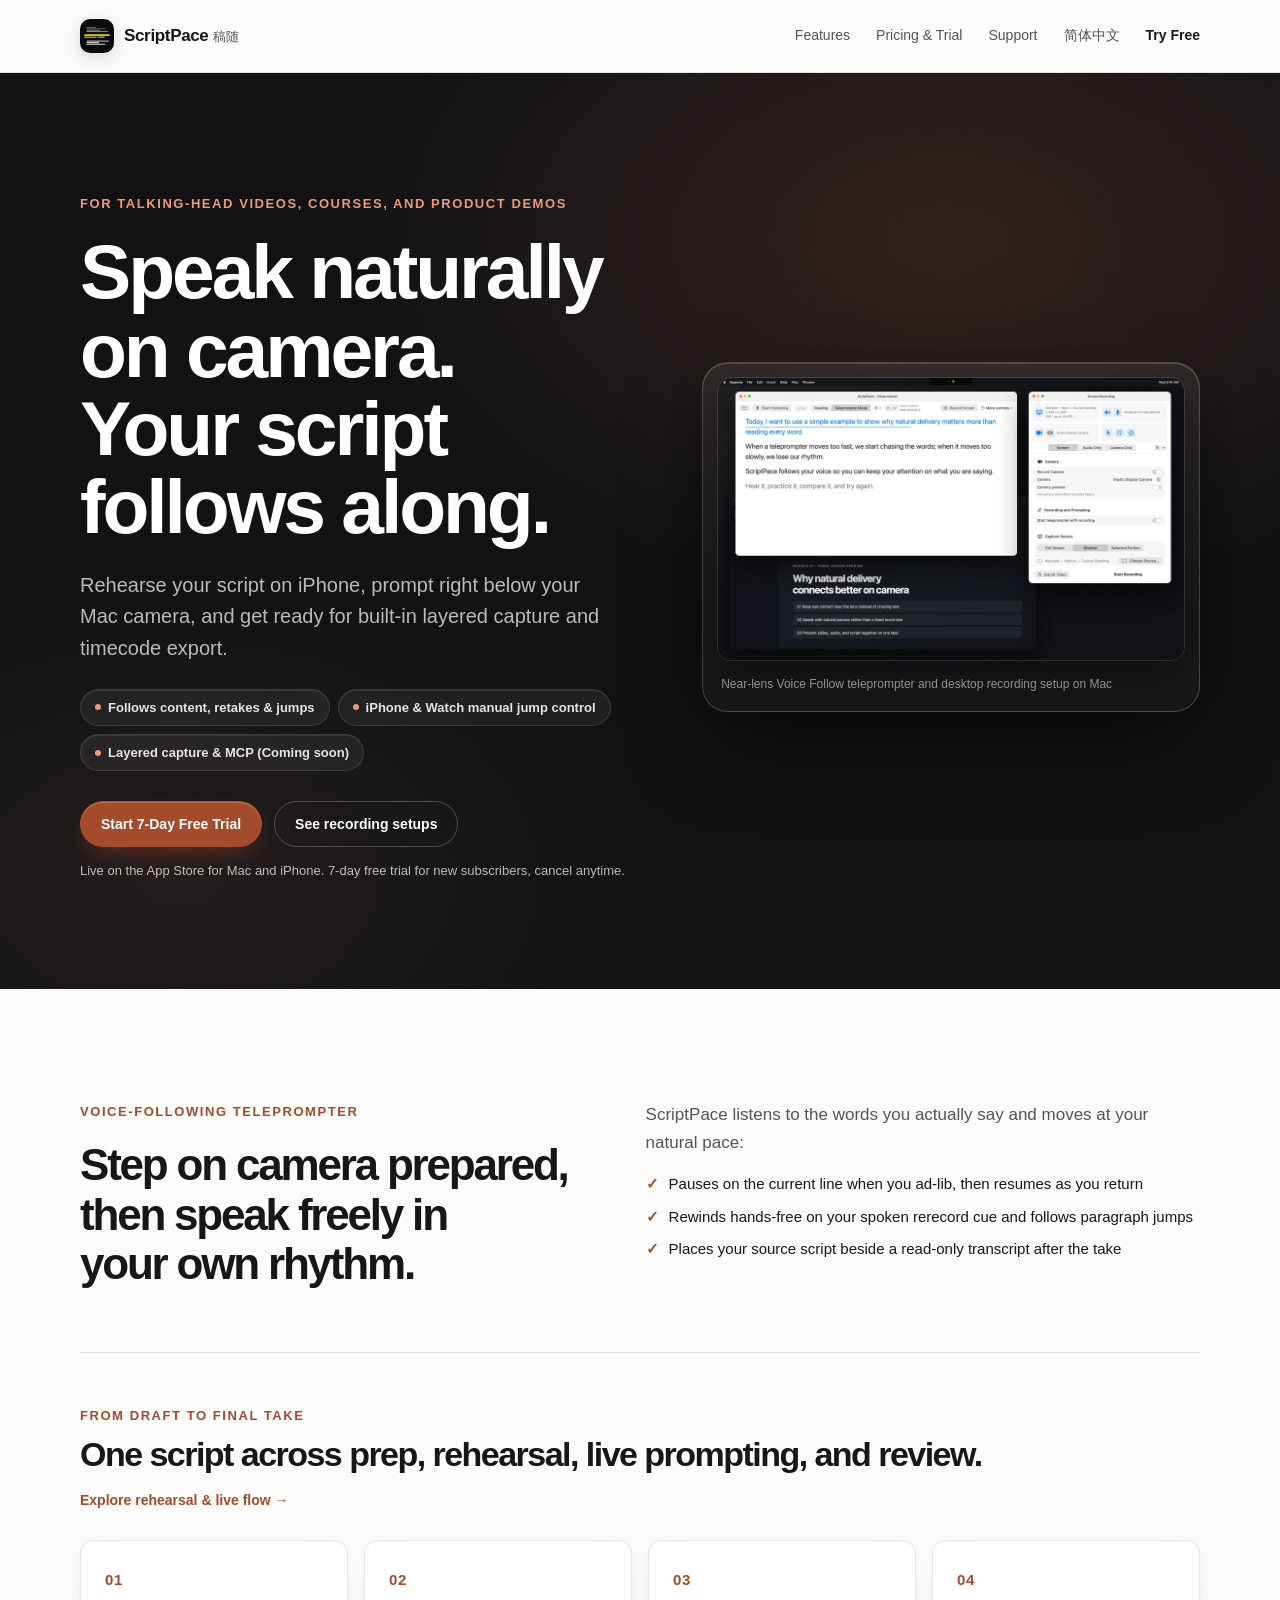
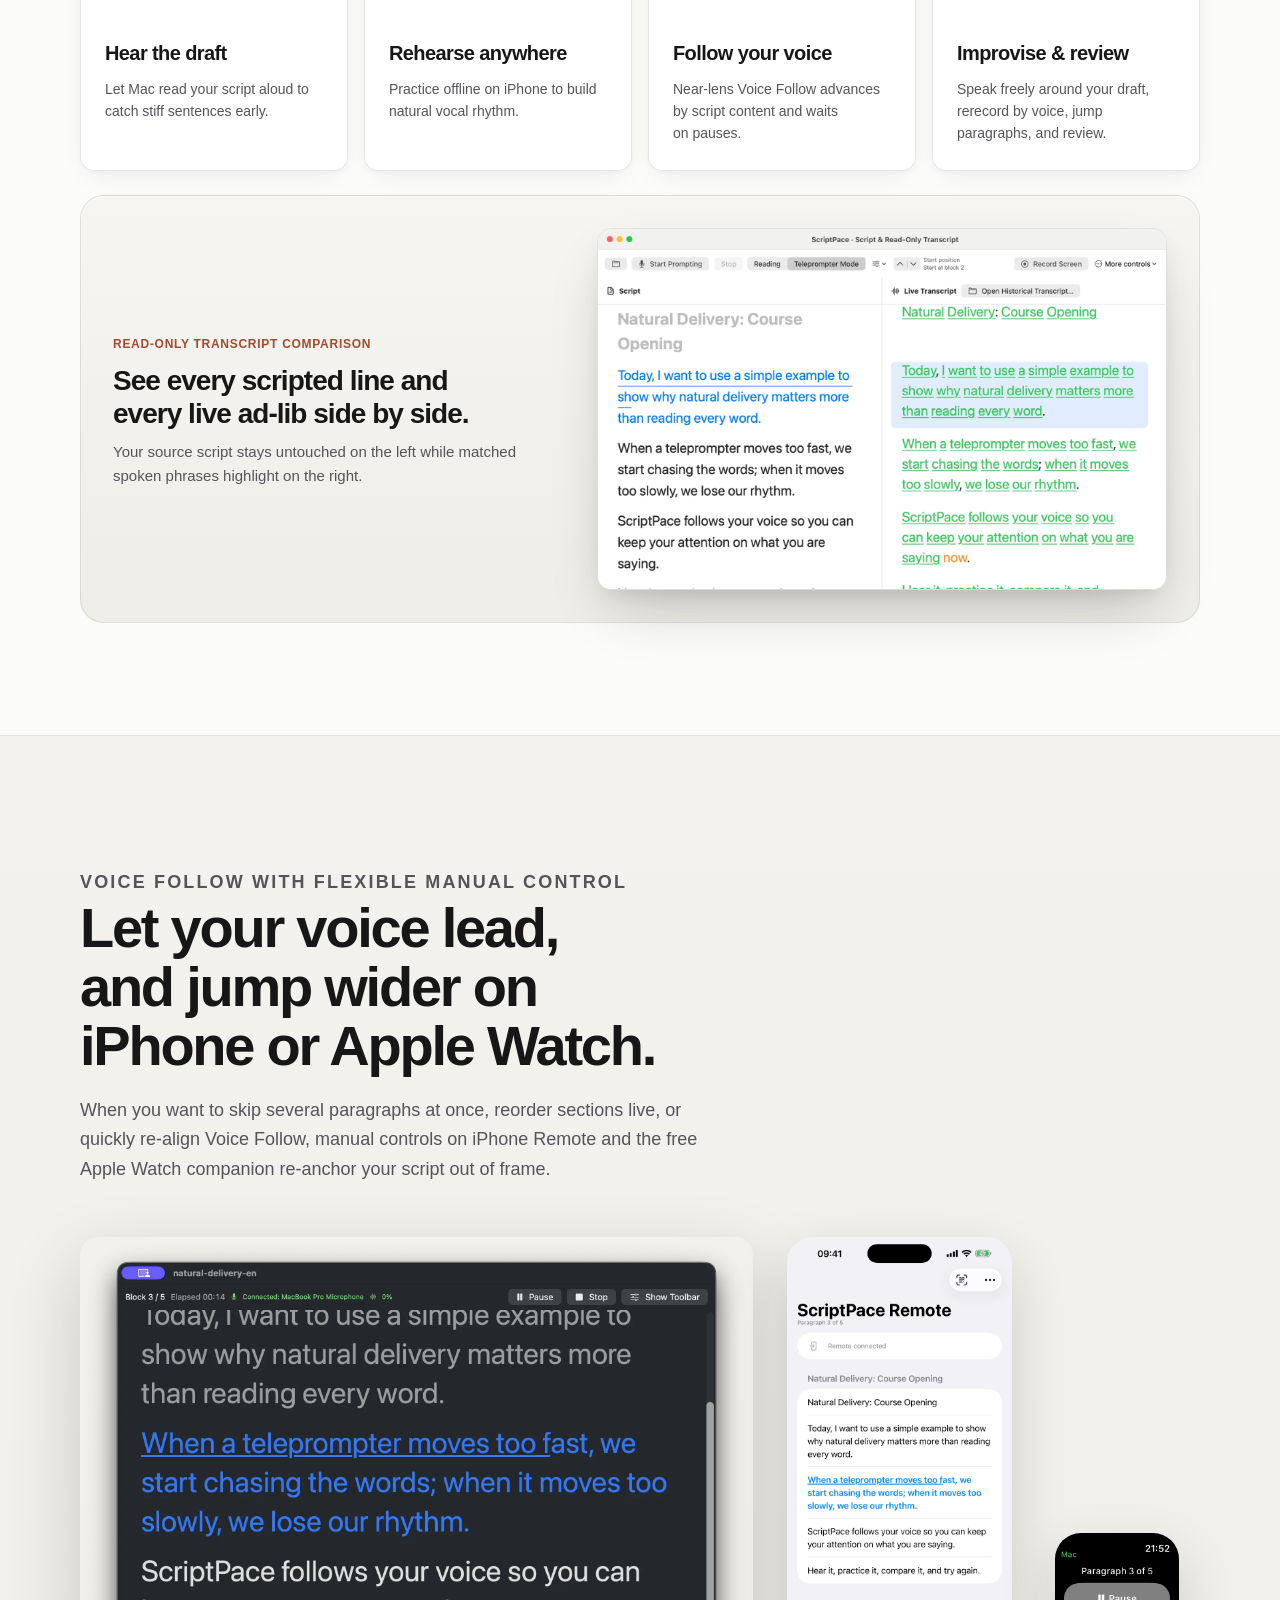
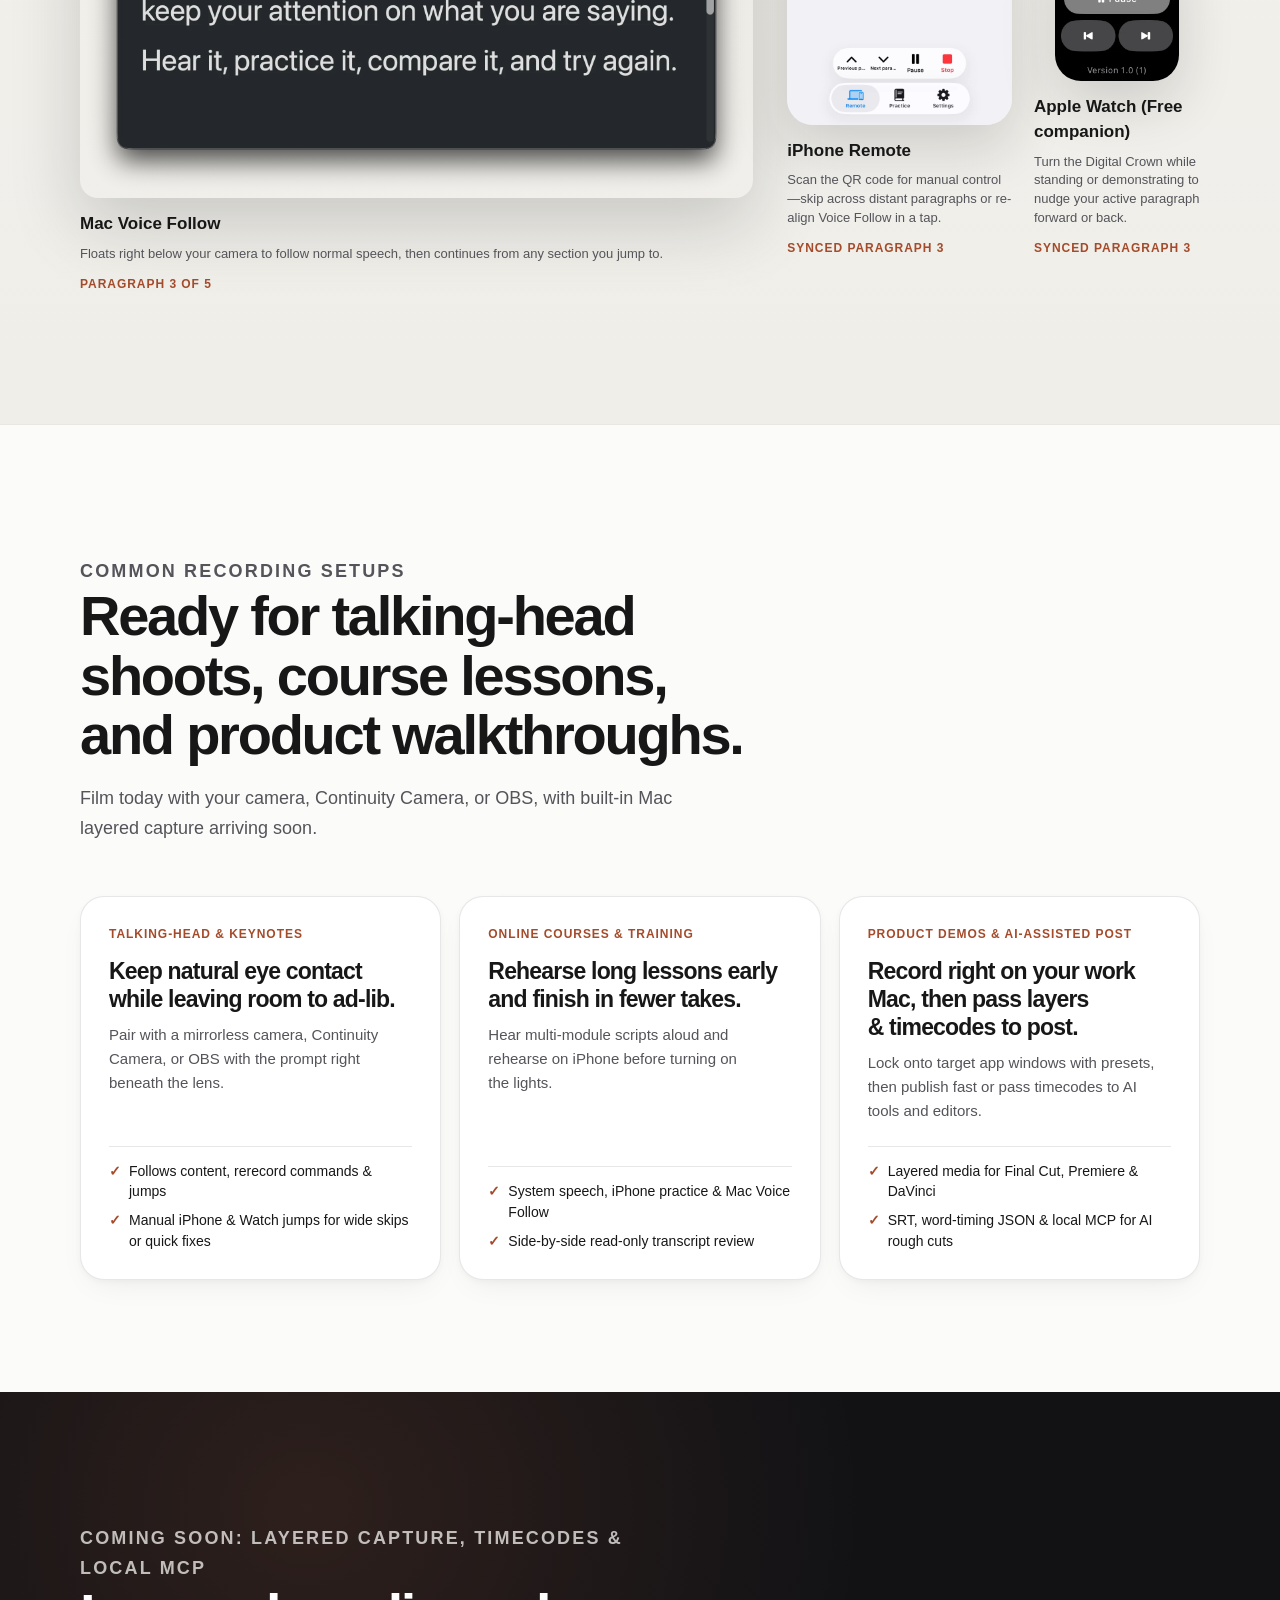
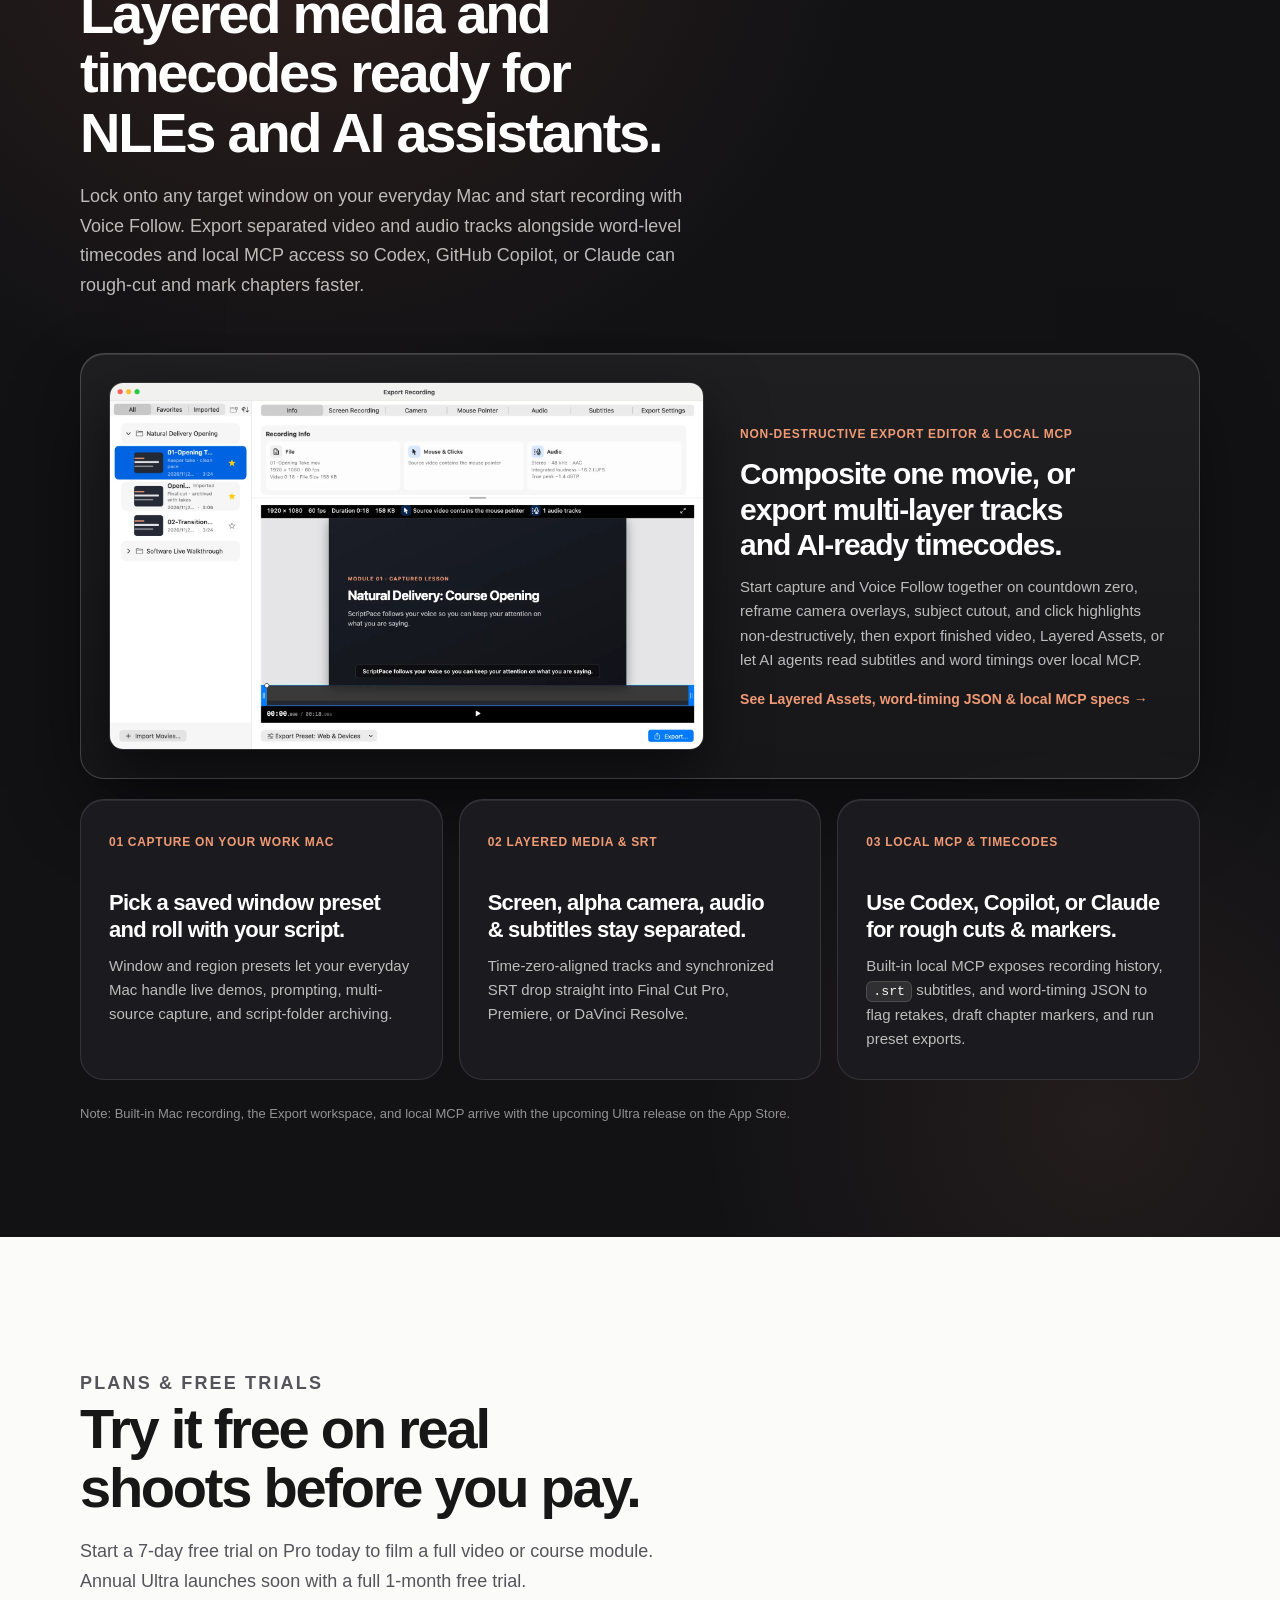
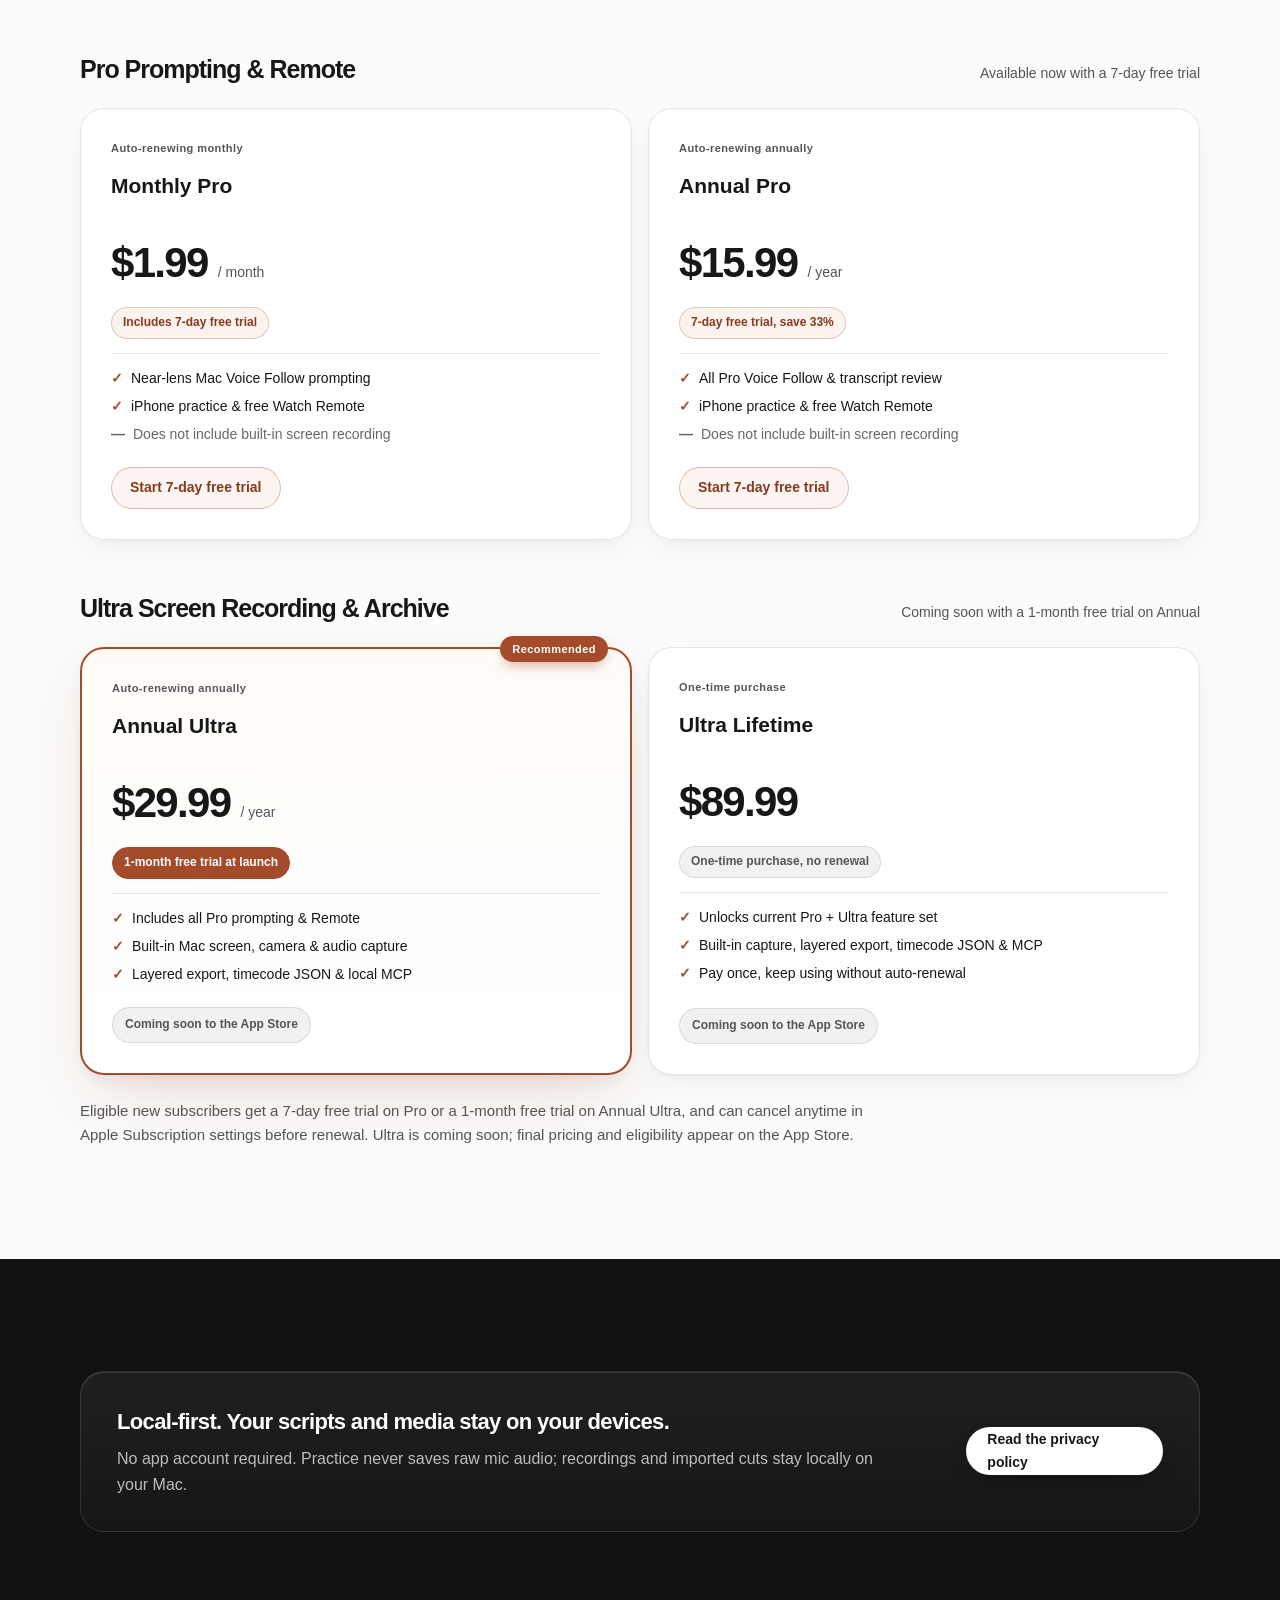
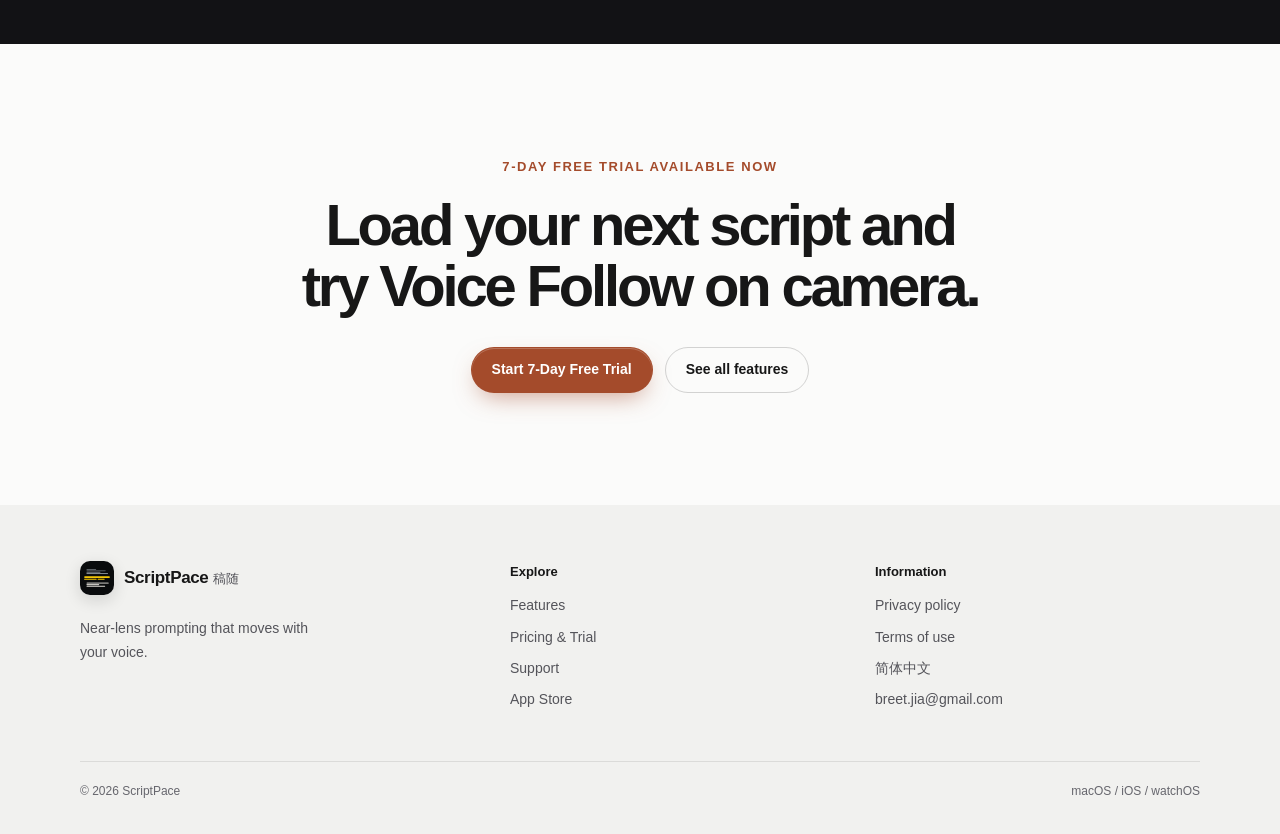
<file: index.html>
<!doctype html>
<html lang="en">
  <head>
    <meta charset="utf-8">
    <meta name="viewport" content="width=device-width, initial-scale=1">
    <meta name="robots" content="index,follow">
    <title>ScriptPace (稿随) — Voice-Following Mac Teleprompter for Video &amp; Course Recording</title>
    <meta name="description" content="ScriptPace (稿随) is a local-first voice-following teleprompter for Mac, iPhone, and Apple Watch, with a 7-day free trial for talking-head videos, online courses, and Mac walkthroughs.">
    <link rel="canonical" href="https://scriptpace.github.io/">
    <link rel="alternate" hreflang="zh-Hans" href="https://scriptpace.github.io/zh-hans/">
    <link rel="alternate" hreflang="en" href="https://scriptpace.github.io/en/">
    <link rel="alternate" hreflang="x-default" href="https://scriptpace.github.io/">
    <meta property="og:title" content="ScriptPace (稿随) — Voice-Following Mac Teleprompter">
    <meta property="og:description" content="Speak naturally on camera with a voice-following Mac teleprompter, iPhone &amp; Apple Watch Remote, a 7-day free trial, and upcoming Mac screen recording.">
    <meta property="og:type" content="website">
    <meta property="og:url" content="https://scriptpace.github.io/">
    <meta property="og:site_name" content="ScriptPace 稿随">
    <meta property="og:locale" content="en_US">
    <meta property="og:locale:alternate" content="zh_CN">
    <meta property="og:image" content="https://scriptpace.github.io/assets/og/en/social-card.png">
    <meta property="og:image:width" content="1200">
    <meta property="og:image:height" content="630">
    <meta property="og:image:alt" content="ScriptPace Mac voice-following teleprompter and screen recording workflow preview">
    <meta name="twitter:card" content="summary_large_image">
    <meta name="twitter:title" content="ScriptPace (稿随) — Voice-Following Mac Teleprompter">
    <meta name="twitter:description" content="Speak naturally on camera with Voice Follow on Mac, iPhone &amp; Watch Remote, a 7-day free trial, and upcoming Mac screen recording.">
    <meta name="twitter:image" content="https://scriptpace.github.io/assets/og/en/social-card.png">
    <link rel="stylesheet" href="assets/css/site.css">
    <link rel="icon" type="image/png" href="assets/brand/scriptpace-app-icon.png">
  </head>
  <body data-root-page>
    <a class="skip-link" href="#main-content">Skip to content</a>
    <main id="main-content" class="root-choice">
      <img class="root-choice__icon" src="assets/brand/scriptpace-app-icon.png" alt="ScriptPace 稿随 app icon" width="82" height="82">
      <p class="eyebrow">ScriptPace / 稿随</p>
      <h1>Speak naturally on camera.<br>直视镜头，自然发挥。</h1>
      <p class="root-choice__lead">Rehearse on iPhone, prompt near your Mac lens with a 7-day free trial, and prepare for built-in layered capture and timecodes.<br><span lang="zh-Hans">iPhone 排练顺稿，Mac 贴镜头语音跟随（现享 7 天免费试用），内置分层录屏与时间码即将推出。</span></p>
      <div class="root-choice__actions">
        <a class="button button--primary" href="zh-hans/" lang="zh-Hans">简体中文官网</a>
        <a class="button button--secondary" href="en/">Explore in English</a>
      </div>
      <nav class="root-links" aria-label="Localized site sections">
        <a href="zh-hans/features.html" lang="zh-Hans">中文功能介绍</a>
        <a href="zh-hans/#plans" lang="zh-Hans">价格与免费试用</a>
        <a href="zh-hans/support.html" lang="zh-Hans">中文使用支持</a>
        <a href="zh-hans/privacy.html" lang="zh-Hans">隐私政策</a>
        <a href="en/features.html">Features</a>
        <a href="en/#plans">Pricing &amp; Trial</a>
        <a href="en/support.html">Support</a>
        <a href="en/privacy.html">Privacy Policy</a>
      </nav>
    </main>
    <script src="site-config.js"></script>
    <script src="assets/js/site.js"></script>
  </body>
</html>
</file>
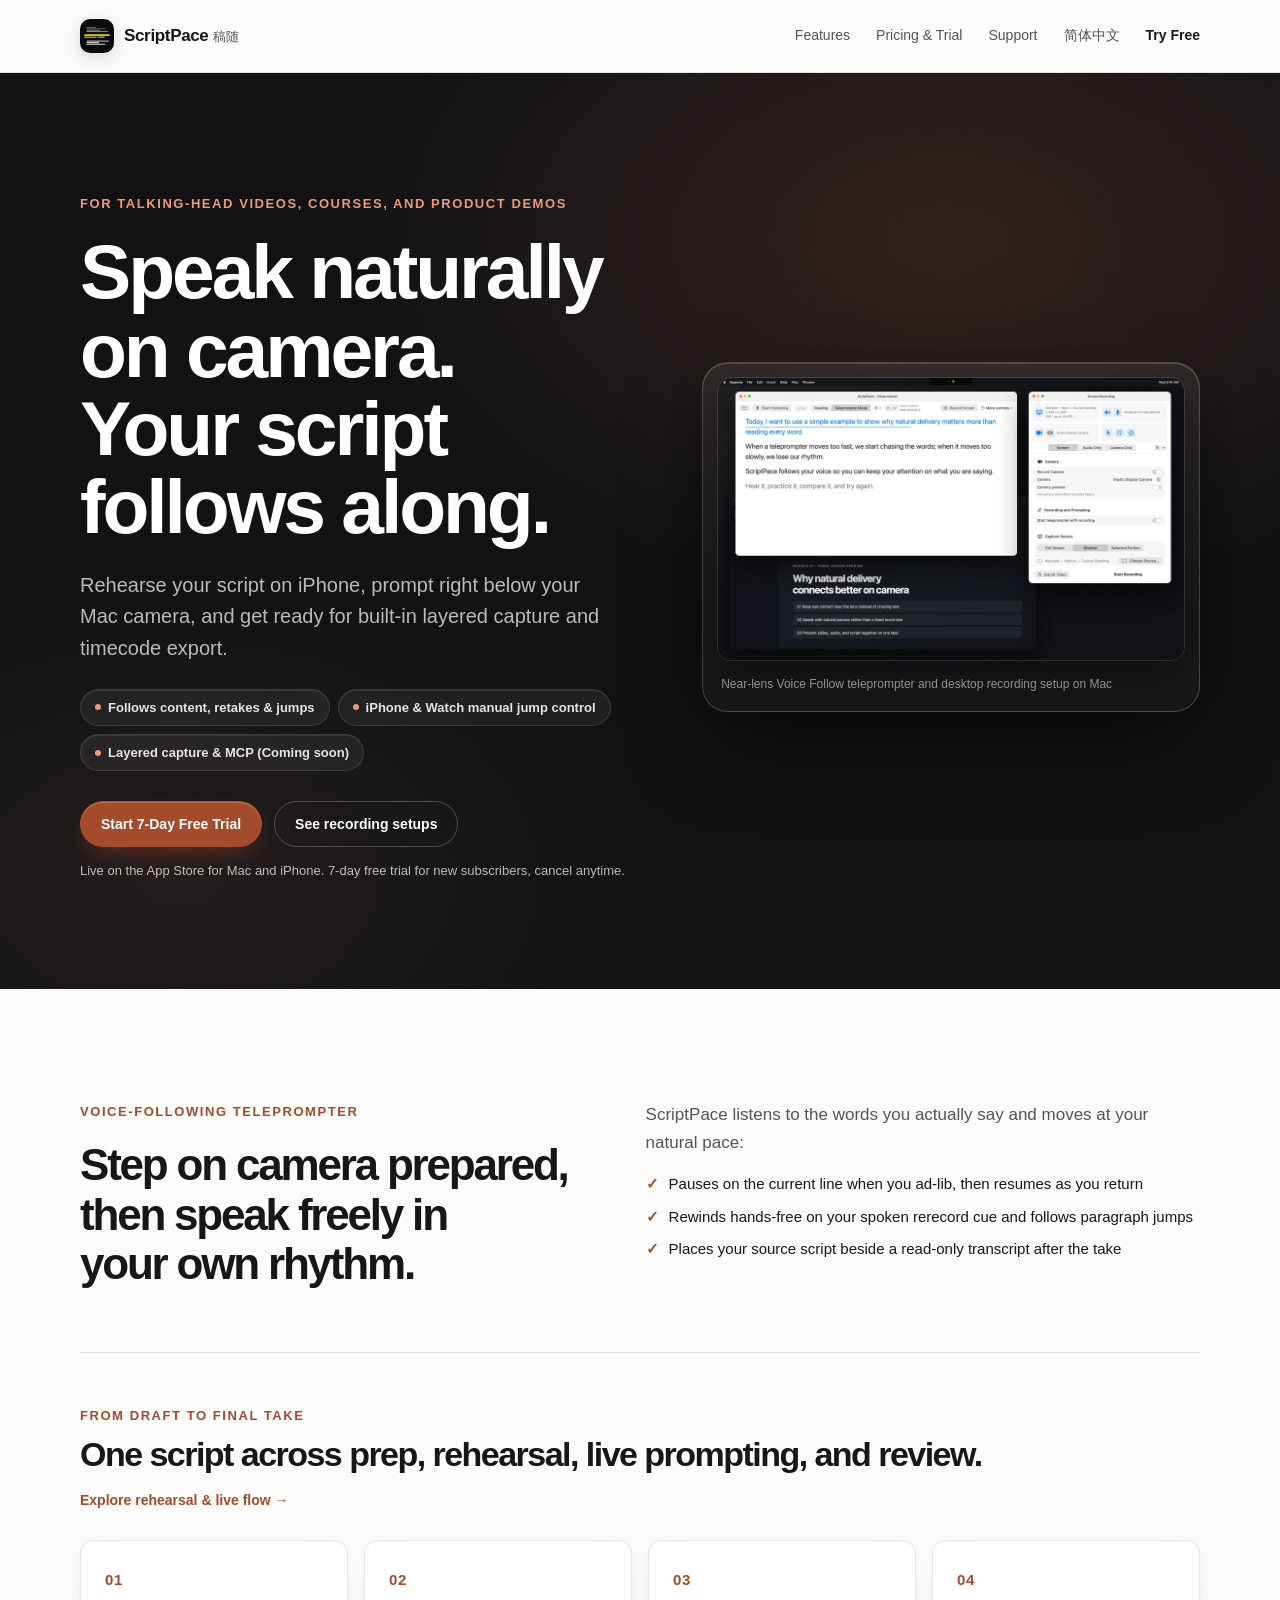
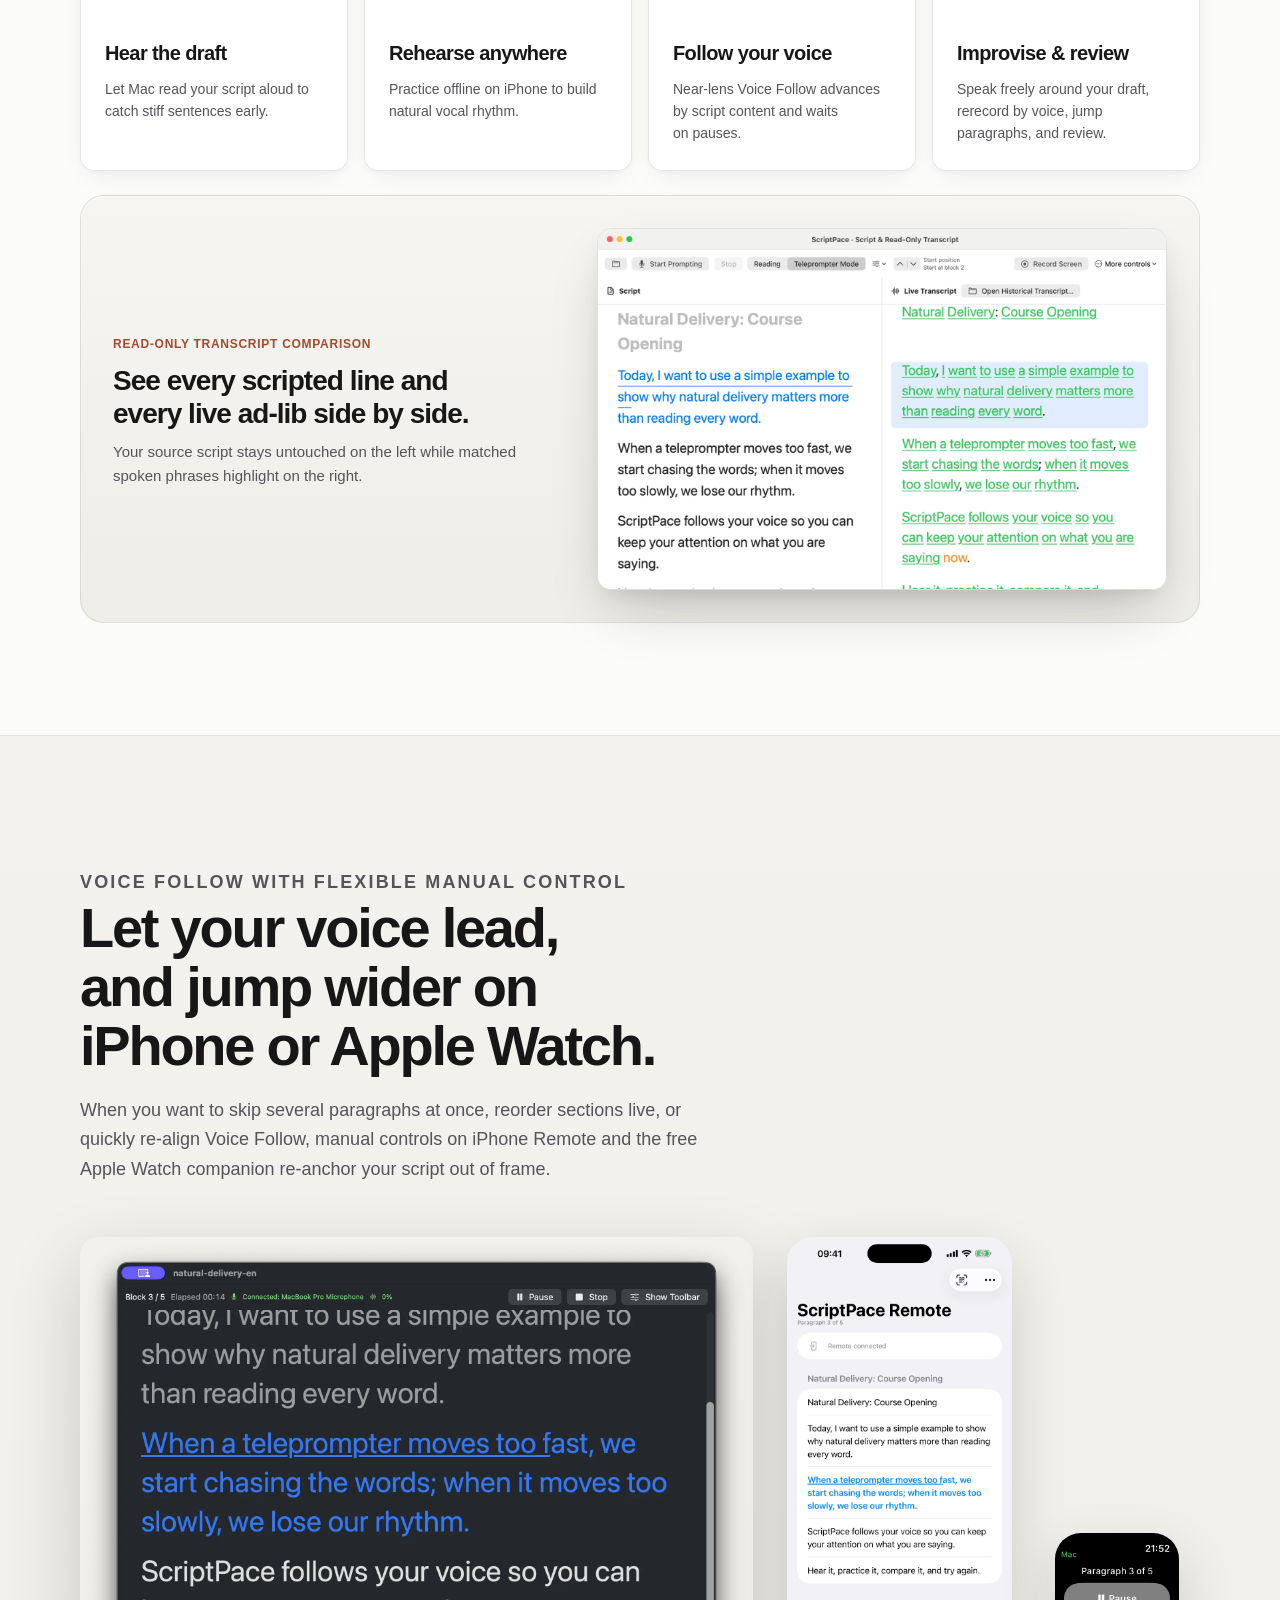
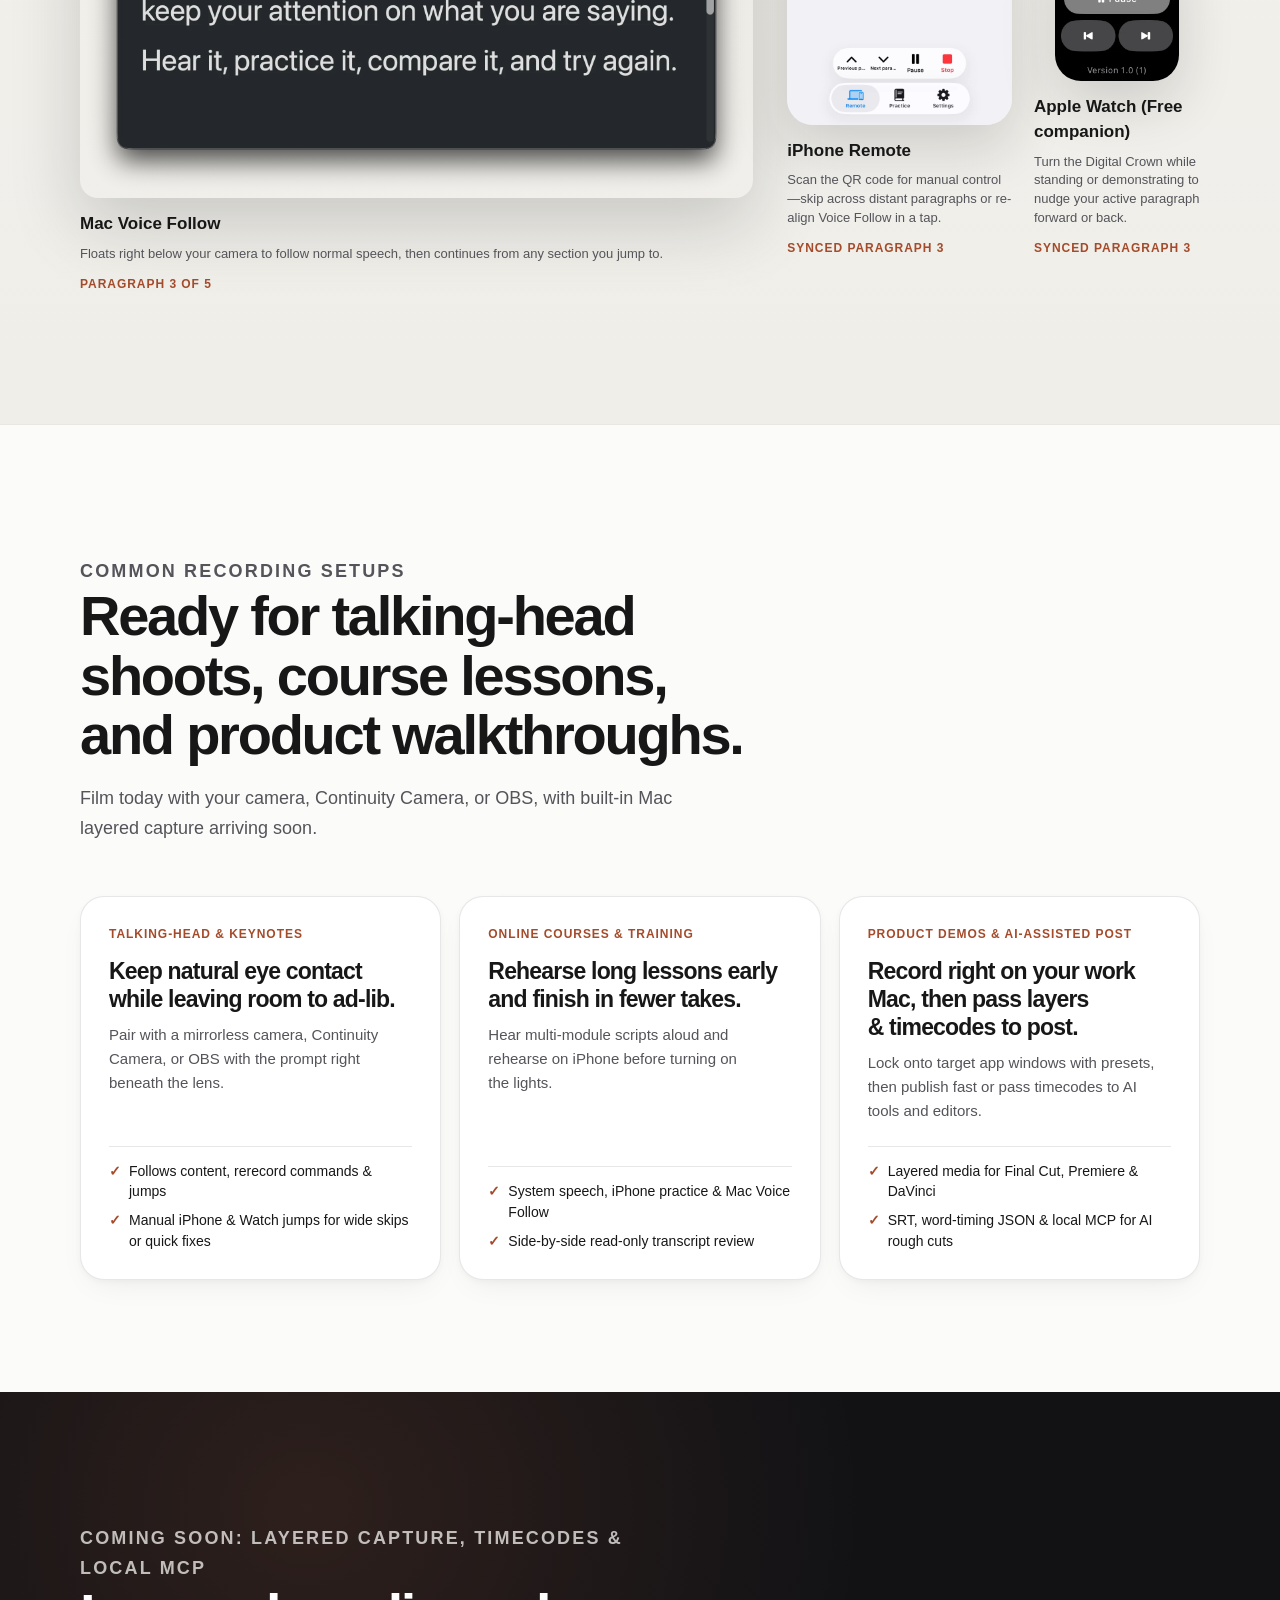
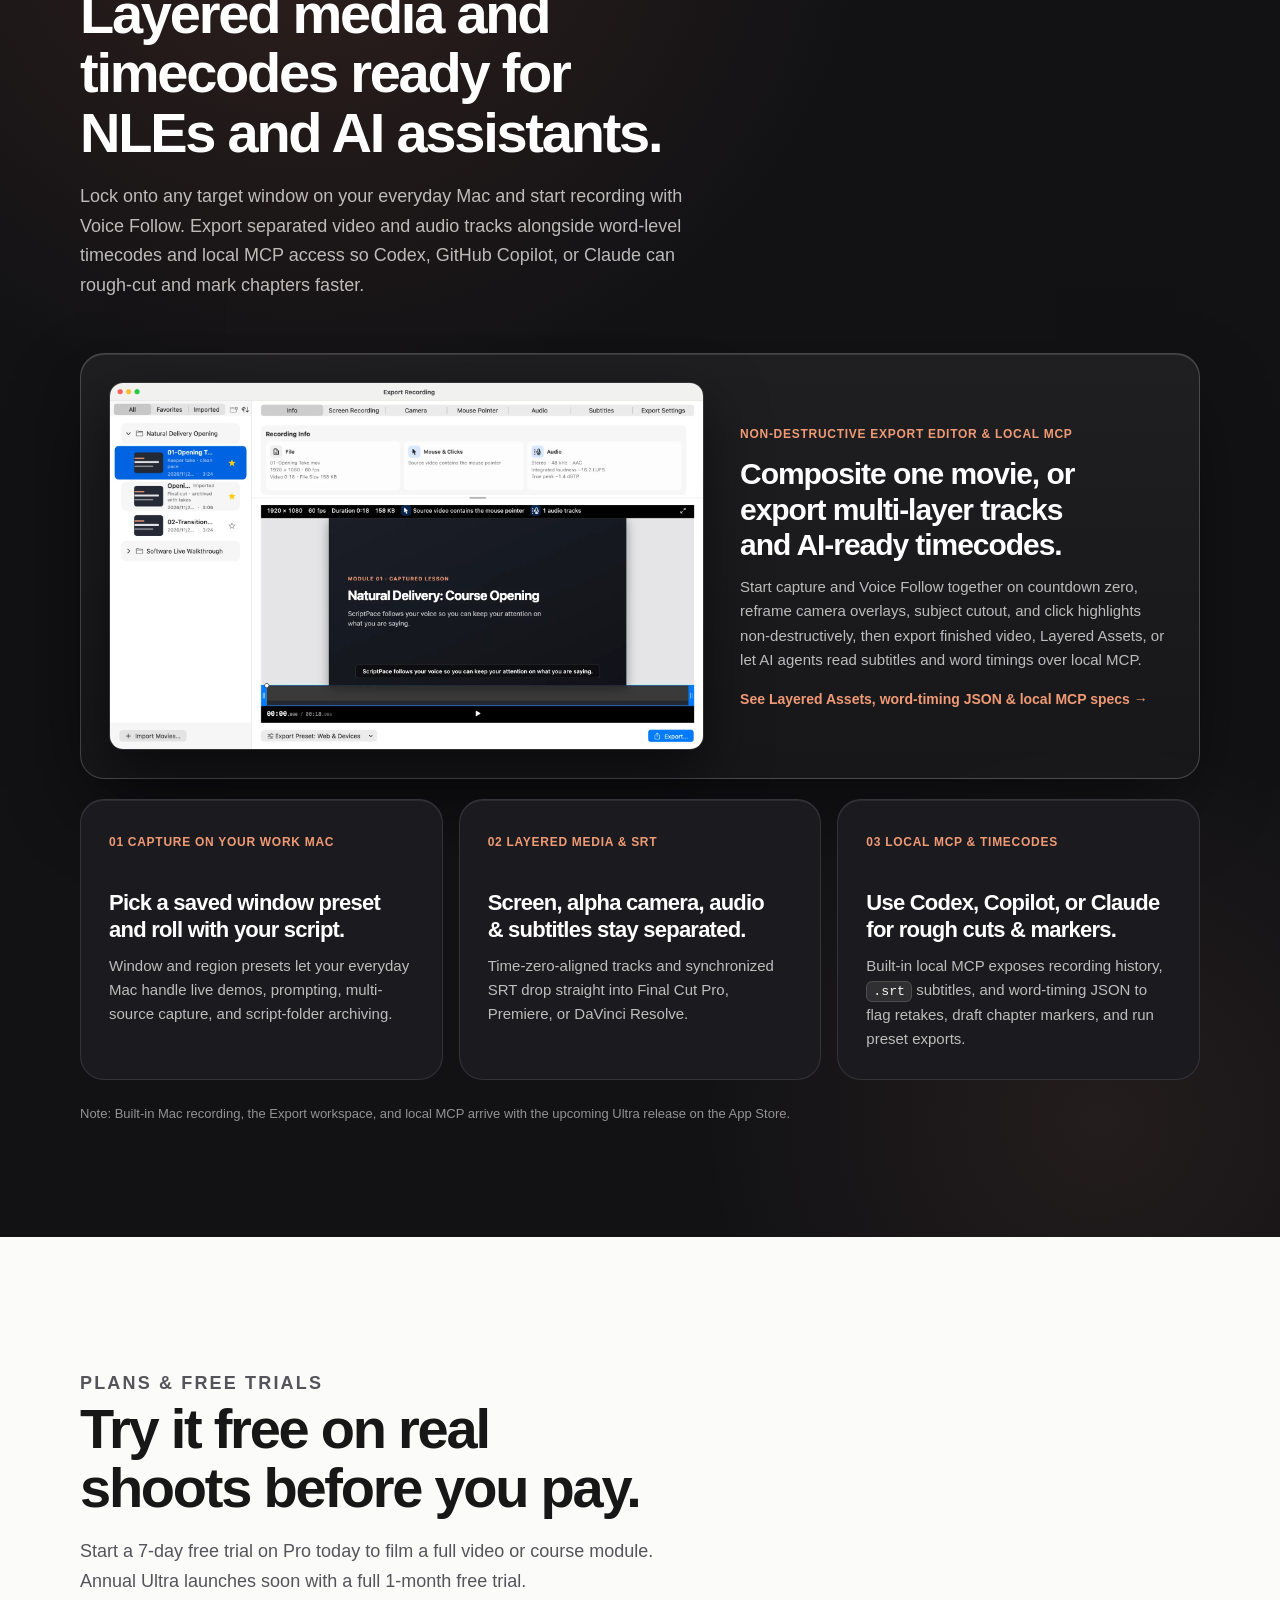
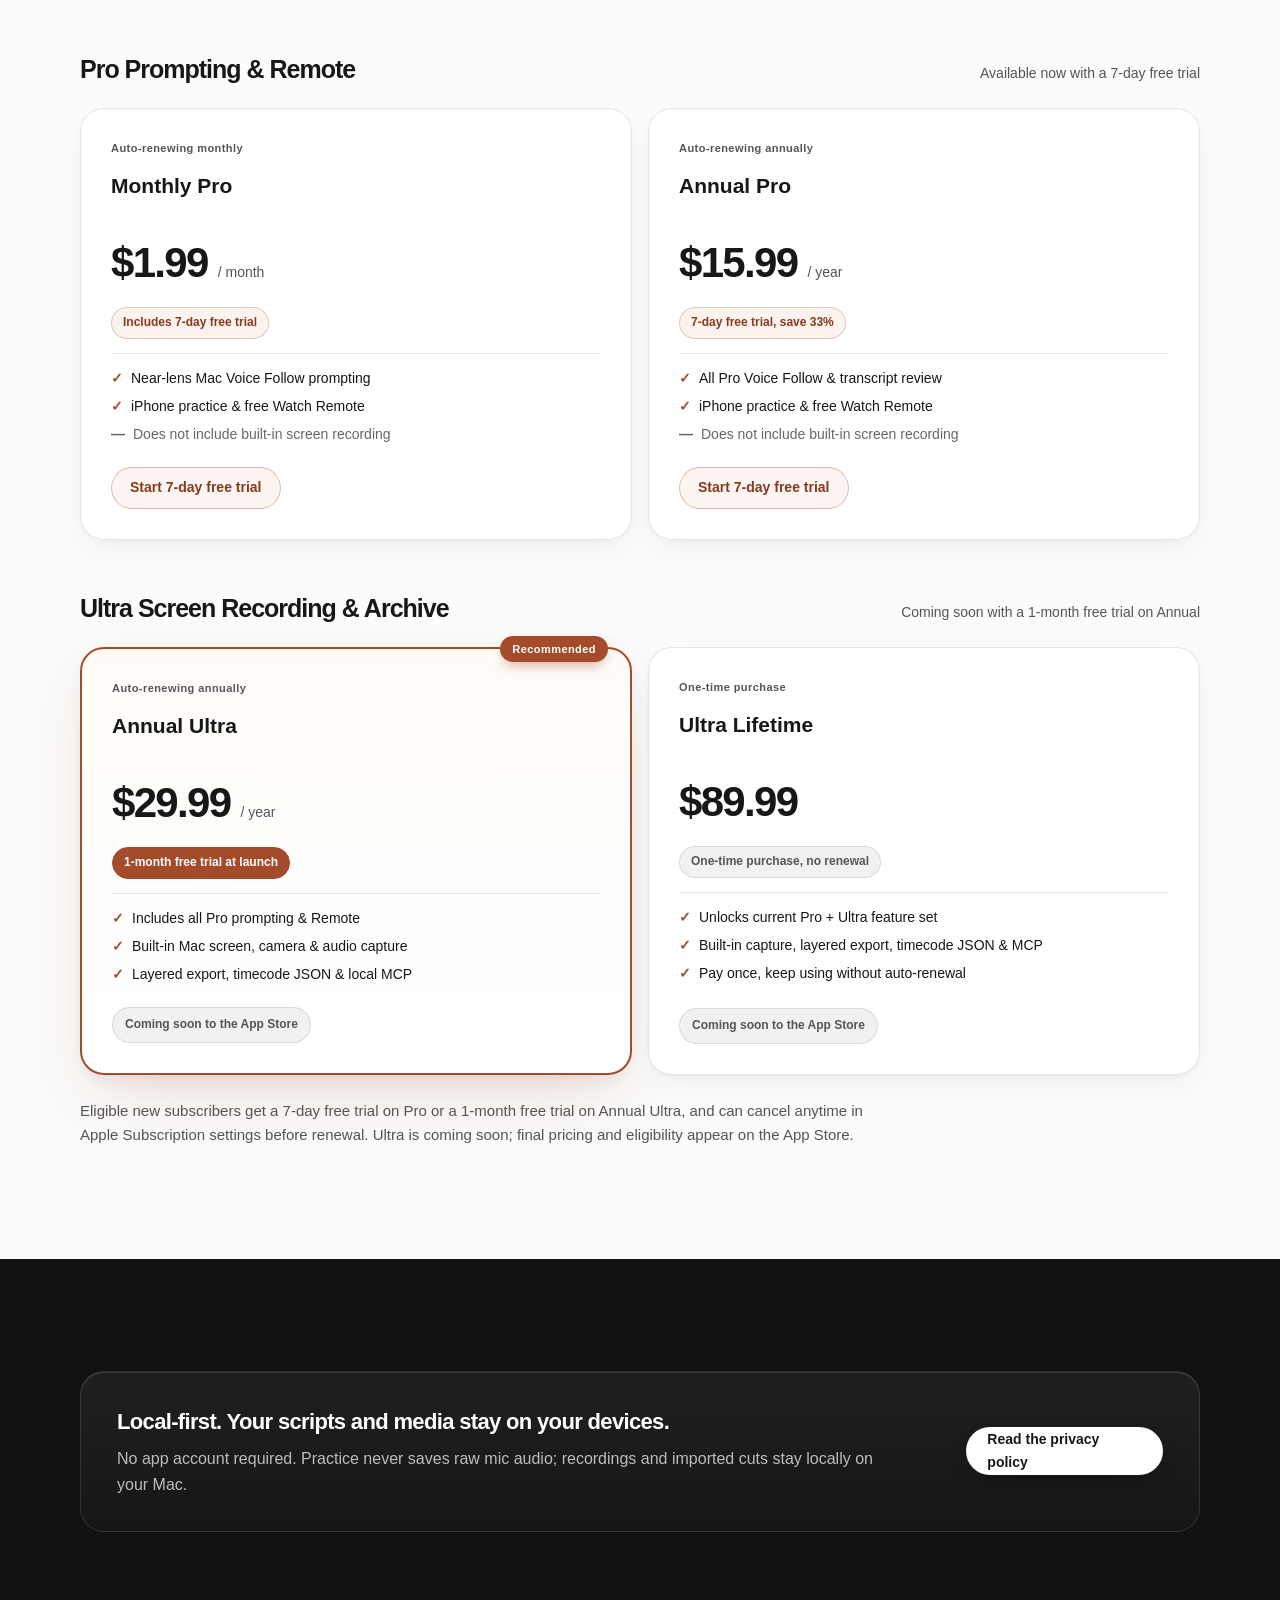
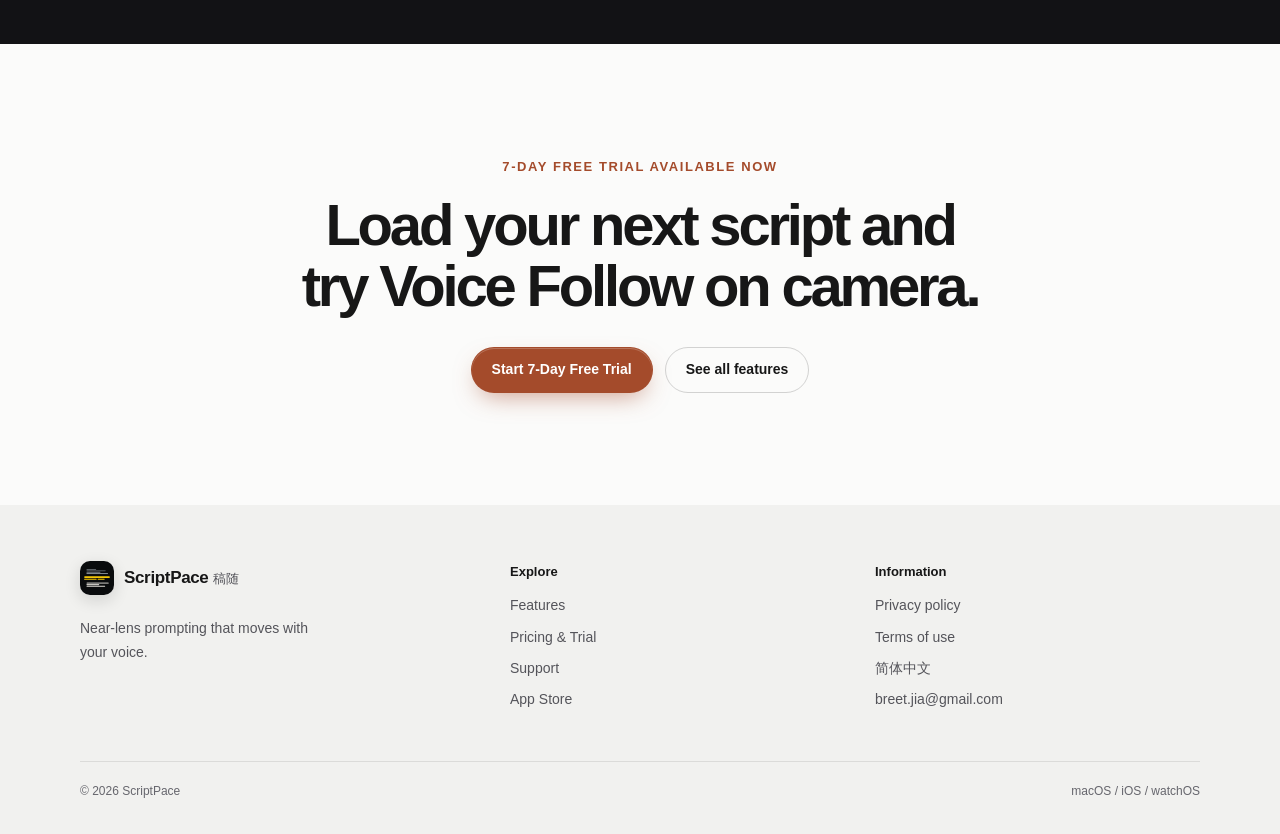
<file: en/index.html>
<!doctype html>
<html lang="en" dir="ltr">
  <head>
    <meta charset="utf-8">
    <meta name="viewport" content="width=device-width, initial-scale=1">
    <meta name="description" content="ScriptPace is a voice-following Mac teleprompter for talking-head videos, online courses, and product walkthroughs, with iPhone rehearsal, Apple Watch Remote, and a 7-day free trial—plus upcoming Mac screen recording with layered media, SRT subtitles, word-timing JSON, and local MCP.">
    <link rel="canonical" href="https://scriptpace.github.io/en/">
    <link rel="alternate" hreflang="zh-Hans" href="https://scriptpace.github.io/zh-hans/">
    <link rel="alternate" hreflang="en" href="https://scriptpace.github.io/en/">
    <link rel="alternate" hreflang="x-default" href="https://scriptpace.github.io/">
    <meta property="og:title" content="ScriptPace — Voice-Following Mac Teleprompter for Video &amp; Course Recording">
    <meta property="og:description" content="Speak naturally on camera while your script follows along, with iPhone &amp; Watch Remote and a 7-day free trial. Built-in Mac layered capture and local MCP coming soon.">
    <meta property="og:type" content="website">
    <meta property="og:url" content="https://scriptpace.github.io/en/">
    <meta property="og:site_name" content="ScriptPace">
    <meta property="og:locale" content="en_US">
    <meta property="og:locale:alternate" content="zh_CN">
    <meta property="og:image" content="https://scriptpace.github.io/assets/og/en/social-card.png">
    <meta property="og:image:width" content="1200">
    <meta property="og:image:height" content="630">
    <meta property="og:image:alt" content="ScriptPace Mac voice-following teleprompter and screen recording workflow preview">
    <meta name="twitter:card" content="summary_large_image">
    <meta name="twitter:title" content="ScriptPace — Voice-Following Mac Teleprompter for Video &amp; Course Recording">
    <meta name="twitter:description" content="Speak naturally on camera with a 7-day free trial on Pro. Built-in Mac layered capture, timecodes, and local MCP coming soon.">
    <meta name="twitter:image" content="https://scriptpace.github.io/assets/og/en/social-card.png">
    <title>ScriptPace — Voice-Following Mac Teleprompter for Video &amp; Course Recording</title>
    <link rel="stylesheet" href="../assets/css/site.css">
    <link rel="icon" type="image/png" href="../assets/brand/scriptpace-app-icon.png">
    <script type="application/ld+json">
      {
        "@context": "https://schema.org",
        "@type": "SoftwareApplication",
        "name": "ScriptPace",
        "applicationCategory": "VideoApplication",
        "operatingSystem": "macOS, iOS, watchOS",
        "inLanguage": "en",
        "url": "https://scriptpace.github.io/en/",
        "downloadUrl": "https://apps.apple.com/app/id6805241939",
        "screenshot": "https://scriptpace.github.io/assets/screenshots/en/01-mac-voice-follow.png",
        "description": "Local-first voice-following Mac teleprompter and video-recording workflow for creators, educators, product presenters, OPC solo studios, and teams, with iPhone rehearsal and free Apple Watch Remote.",
        "offers": [
          {
            "@type": "Offer",
            "name": "Monthly Pro",
            "price": "1.99",
            "priceCurrency": "USD",
            "availability": "https://schema.org/InStock"
          },
          {
            "@type": "Offer",
            "name": "Annual Pro",
            "price": "15.99",
            "priceCurrency": "USD",
            "availability": "https://schema.org/InStock"
          }
        ]
      }
    </script>
  </head>
  <body data-locale="en">
    <a class="skip-link" href="#main-content">Skip to content</a>
    <header class="site-header">
      <div class="site-header__inner">
        <a class="brand" href="index.html"><img class="brand__icon" src="../assets/brand/scriptpace-app-icon.png" alt="" width="34" height="34"><span>ScriptPace <span class="brand__english">稿随</span></span></a>
        <nav class="site-nav" aria-label="Primary navigation"><a href="features.html">Features</a><a href="#plans">Pricing &amp; Trial</a><a href="support.html">Support</a><a class="language-link" data-language-switch="zh-hans" href="../zh-hans/">简体中文</a><a class="site-nav__cta" data-app-store-link href="https://apps.apple.com/app/id6805241939">Try Free</a></nav>
        <button class="menu-toggle" type="button" aria-expanded="false" aria-controls="mobile-menu" data-menu-toggle><span class="sr-only">Open menu</span><svg viewBox="0 0 24 24" fill="none" stroke="currentColor" stroke-width="1.8" aria-hidden="true"><path d="M4 7h16M4 12h16M4 17h16"/></svg></button>
      </div>
      <nav class="mobile-menu" id="mobile-menu" aria-label="Mobile navigation" data-mobile-menu hidden><a href="features.html">Features</a><a href="#plans">Pricing &amp; Trial</a><a href="support.html">Support</a><a data-language-switch="zh-hans" href="../zh-hans/">简体中文</a><a data-app-store-link href="https://apps.apple.com/app/id6805241939">Start 7-Day Free Trial</a></nav>
    </header>

    <main id="main-content">
      <section class="hero">
        <div class="container hero__grid">
          <div>
            <p class="eyebrow">For talking-head videos, courses, and product demos</p>
            <h1>Speak naturally on camera.<br>Your script follows along.</h1>
            <p class="hero__lead">Rehearse your script on iPhone, prompt right below your Mac camera, and get ready for built-in layered capture and timecode export.</p>
            <ul class="hero__chips">
              <li>Follows content, retakes &amp; jumps</li>
              <li>iPhone &amp; Watch manual jump control</li>
              <li>Layered capture &amp; MCP (Coming soon)</li>
            </ul>
            <div class="hero__actions">
              <a class="button button--primary" data-app-store-link href="https://apps.apple.com/app/id6805241939">Start 7-Day Free Trial</a>
              <a class="button button--secondary" href="#scenarios">See recording setups</a>
            </div>
            <p class="hero__trial-note">Live on the App Store for Mac and iPhone. 7-day free trial for new subscribers, cancel anytime.</p>
          </div>
          <figure class="hero__visual hero__visual--product">
            <picture>
              <source srcset="../assets/screenshots/en/06-mac-prompter-recording.webp" type="image/webp">
              <img class="hero__product-image" src="../assets/screenshots/en/06-mac-prompter-recording.png" alt="Mac desktop showing a dark presentation slide behind the daytime floating ScriptPace voice-following teleprompter and docked Screen Recording setup panel" width="1920" height="1160" fetchpriority="high" decoding="async">
            </picture>
            <figcaption class="hero__product-caption">Near-lens Voice Follow teleprompter and desktop recording setup on Mac</figcaption>
          </figure>
        </div>
      </section>

      <section class="section" id="teleprompter">
        <div class="container">
          <div class="story">
            <div>
              <p class="eyebrow">Voice-following teleprompter</p>
              <h2 class="story__quote">Step on camera prepared, then speak freely in your own rhythm.</h2>
            </div>
            <div class="story__copy">
              <p>ScriptPace listens to the words you actually say and moves at your natural pace:</p>
              <ul class="story__points">
                <li>Pauses on the current line when you ad-lib, then resumes as you return</li>
                <li>Rewinds hands-free on your spoken rerecord cue and follows paragraph jumps</li>
                <li>Places your source script beside a read-only transcript after the take</li>
              </ul>
            </div>
          </div>
          <div class="teleprompter-steps">
            <div class="teleprompter-steps__header">
              <div>
                <p class="eyebrow">From draft to final take</p>
                <h3>One script across prep, rehearsal, live prompting, and review.</h3>
              </div>
              <a class="text-link" href="features.html#rehearsal">Explore rehearsal &amp; live flow →</a>
            </div>
            <div class="workflow-grid">
              <article class="workflow-card"><span class="workflow-card__number">01</span><h3>Hear the draft</h3><p>Let Mac read your script aloud to catch stiff sentences early.</p></article>
              <article class="workflow-card"><span class="workflow-card__number">02</span><h3>Rehearse anywhere</h3><p>Practice offline on iPhone to build natural vocal rhythm.</p></article>
              <article class="workflow-card"><span class="workflow-card__number">03</span><h3>Follow your voice</h3><p>Near-lens Voice Follow advances by script content and waits on pauses.</p></article>
              <article class="workflow-card"><span class="workflow-card__number">04</span><h3>Improvise &amp; review</h3><p>Speak freely around your draft, rerecord by voice, jump paragraphs, and review.</p></article>
            </div>
            <article class="teleprompter-proof">
              <div>
                <span class="recording-card__index">Read-only transcript comparison</span>
                <h3>See every scripted line and every live ad-lib side by side.</h3>
                <p>Your source script stays untouched on the left while matched spoken phrases highlight on the right.</p>
              </div>
              <figure>
                <picture>
                  <source srcset="../assets/screenshots/en/08-mac-transcript-comparison.webp" type="image/webp">
                  <img src="../assets/screenshots/en/08-mac-transcript-comparison.png" alt="Mac side-by-side Comparison view showing the English source script on the left and matched read-only spoken transcript on the right" width="1560" height="987" loading="lazy" decoding="async">
                </picture>
              </figure>
            </article>
          </div>
        </div>
      </section>

      <section class="section section--soft" id="pro">
        <div class="container">
          <div class="section__heading">
            <p class="eyebrow">Voice Follow with flexible manual control</p>
            <h2>Let your voice lead, and jump wider on iPhone or Apple Watch.</h2>
            <p>When you want to skip several paragraphs at once, reorder sections live, or quickly re-align Voice Follow, manual controls on iPhone Remote and the free Apple Watch companion re-anchor your script out of frame.</p>
          </div>
          <div class="screenshot-story" aria-label="ScriptPace English synchronized third-paragraph video workflow">
            <figure class="screenshot-card screenshot-story__mac">
              <picture>
                <source srcset="../assets/screenshots/en/01-mac-voice-follow.webp" type="image/webp">
                <img src="../assets/screenshots/en/01-mac-voice-follow.png" alt="Mac teleprompter showing the English course script at paragraph 3 of 5 with Voice Follow active" width="2024" height="1688" loading="lazy" decoding="async">
              </picture>
              <figcaption class="screenshot-story__caption"><strong>Mac Voice Follow</strong>Floats right below your camera to follow normal speech, then continues from any section you jump to.<span>Paragraph 3 of 5</span></figcaption>
            </figure>
            <div class="screenshot-story__companion">
              <figure class="screenshot-card screenshot-card--phone">
                <picture>
                  <source srcset="../assets/screenshots/en/01-iphone-remote-paragraph-3.webp" type="image/webp">
                  <img src="../assets/screenshots/en/01-iphone-remote-paragraph-3.png" alt="iPhone Remote showing the same English script at paragraph 3 of 5 and connected to Mac" width="1320" height="2868" loading="lazy" decoding="async">
                </picture>
                <figcaption class="screenshot-story__caption"><strong>iPhone Remote</strong>Scan the QR code for manual control—skip across distant paragraphs or re-align Voice Follow in a tap.<span>Synced paragraph 3</span></figcaption>
              </figure>
              <figure class="screenshot-card screenshot-card--watch">
                <picture>
                  <source srcset="../assets/screenshots/en/03-watch-remote-paragraph-3.webp" type="image/webp">
                  <img src="../assets/screenshots/en/03-watch-remote-paragraph-3.png" alt="Apple Watch showing Mac control for the same English script at paragraph 3 of 5" width="416" height="496" loading="lazy" decoding="async">
                </picture>
                <figcaption class="screenshot-story__caption"><strong>Apple Watch (Free companion)</strong>Turn the Digital Crown while standing or demonstrating to nudge your active paragraph forward or back.<span>Synced paragraph 3</span></figcaption>
              </figure>
            </div>
          </div>
        </div>
      </section>

      <section class="section" id="scenarios">
        <div class="container">
          <div class="section__heading">
            <p class="eyebrow">Common recording setups</p>
            <h2>Ready for talking-head shoots, course lessons, and product walkthroughs.</h2>
            <p>Film today with your camera, Continuity Camera, or OBS, with built-in Mac layered capture arriving soon.</p>
          </div>
          <div class="scenario-grid">
            <article class="scenario-card">
              <div>
                <div class="scenario-card__meta">
                  <span class="scenario-card__tag">Talking-head &amp; keynotes</span>
                </div>
                <h3>Keep natural eye contact while leaving room to ad-lib.</h3>
                <p>Pair with a mirrorless camera, Continuity Camera, or OBS with the prompt right beneath the lens.</p>
              </div>
              <ul class="scenario-card__points">
                <li>Follows content, rerecord commands &amp; jumps</li>
                <li>Manual iPhone &amp; Watch jumps for wide skips or quick fixes</li>
              </ul>
            </article>
            <article class="scenario-card">
              <div>
                <div class="scenario-card__meta">
                  <span class="scenario-card__tag">Online courses &amp; training</span>
                </div>
                <h3>Rehearse long lessons early and finish in fewer takes.</h3>
                <p>Hear multi-module scripts aloud and rehearse on iPhone before turning on the lights.</p>
              </div>
              <ul class="scenario-card__points">
                <li>System speech, iPhone practice &amp; Mac Voice Follow</li>
                <li>Side-by-side read-only transcript review</li>
              </ul>
            </article>
            <article class="scenario-card">
              <div>
                <div class="scenario-card__meta">
                  <span class="scenario-card__tag">Product demos &amp; AI-assisted post</span>
                </div>
                <h3>Record right on your work Mac, then pass layers &amp; timecodes to post.</h3>
                <p>Lock onto target app windows with presets, then publish fast or pass timecodes to AI tools and editors.</p>
              </div>
              <ul class="scenario-card__points">
                <li>Layered media for Final Cut, Premiere &amp; DaVinci</li>
                <li>SRT, word-timing JSON &amp; local MCP for AI rough cuts</li>
              </ul>
            </article>
          </div>
        </div>
      </section>

      <section class="section section--dark section--studio" id="recording">
        <div class="container">
          <div class="section__heading">
            <p class="eyebrow">Coming soon: Layered capture, timecodes &amp; local MCP</p>
            <h2>Layered media and timecodes ready for NLEs and AI assistants.</h2>
            <p>Lock onto any target window on your everyday Mac and start recording with Voice Follow. Export separated video and audio tracks alongside word-level timecodes and local MCP access so Codex, GitHub Copilot, or Claude can rough-cut and mark chapters faster.</p>
          </div>
          <article class="recording-feature">
            <figure>
              <picture>
                <source srcset="../assets/screenshots/en/07-mac-export-editor.webp" type="image/webp">
                <img src="../assets/screenshots/en/07-mac-export-editor.png" alt="Daytime ScriptPace Export Recording workspace showing script-linked archive folders, raw takes, an imported production clip badge, Export Presets menu, and non-destructive camera and subtitle tabs" width="1890" height="1167" loading="lazy" decoding="async">
              </picture>
            </figure>
            <div>
              <span class="recording-card__index">Non-destructive Export Editor &amp; local MCP</span>
              <h3>Composite one movie, or export multi-layer tracks and AI-ready timecodes.</h3>
              <p>Start capture and Voice Follow together on countdown zero, reframe camera overlays, subject cutout, and click highlights non-destructively, then export finished video, Layered Assets, or let AI agents read subtitles and word timings over local MCP.</p>
              <p><a class="text-link" href="features.html#recording">See Layered Assets, word-timing JSON &amp; local MCP specs →</a></p>
            </div>
          </article>
          <div class="recording-grid">
            <article class="recording-card"><span class="recording-card__index">01 Capture on your work Mac</span><h3>Pick a saved window preset and roll with your script.</h3><p>Window and region presets let your everyday Mac handle live demos, prompting, multi-source capture, and script-folder archiving.</p></article>
            <article class="recording-card"><span class="recording-card__index">02 Layered media &amp; SRT</span><h3>Screen, alpha camera, audio &amp; subtitles stay separated.</h3><p>Time-zero-aligned tracks and synchronized SRT drop straight into Final Cut Pro, Premiere, or DaVinci Resolve.</p></article>
            <article class="recording-card"><span class="recording-card__index">03 Local MCP &amp; timecodes</span><h3>Use Codex, Copilot, or Claude for rough cuts &amp; markers.</h3><p>Built-in local MCP exposes recording history, <code>.srt</code> subtitles, and word-timing JSON to flag retakes, draft chapter markers, and run preset exports.</p></article>
          </div>
          <p class="release-note">Note: Built-in Mac recording, the Export workspace, and local MCP arrive with the upcoming Ultra release on the App Store.</p>
        </div>
      </section>

      <section class="section" id="plans">
        <div class="container">
          <div class="section__heading">
            <p class="eyebrow">Plans &amp; free trials</p>
            <h2>Try it free on real shoots before you pay.</h2>
            <p>Start a 7-day free trial on Pro today to film a full video or course module. Annual Ultra launches soon with a full 1-month free trial.</p>
          </div>
          <div class="plan-group">
            <div class="plan-group__heading"><h3>Pro Prompting &amp; Remote</h3><p>Available now with a 7-day free trial</p></div>
            <div class="pricing-grid pricing-grid--two">
              <article class="price-card"><p class="price-card__status">Auto-renewing monthly</p><h3>Monthly Pro</h3><div class="price-card__price">$1.99 <small>/ month</small></div><p class="price-card__trial">Includes 7-day free trial</p><ul class="price-card__list"><li>Near-lens Mac Voice Follow prompting</li><li>iPhone practice &amp; free Watch Remote</li><li class="is-excluded">Does not include built-in screen recording</li></ul><div class="price-card__footer"><a class="price-card__btn" data-app-store-link href="https://apps.apple.com/app/id6805241939">Start 7-day free trial</a></div></article>
              <article class="price-card"><p class="price-card__status">Auto-renewing annually</p><h3>Annual Pro</h3><div class="price-card__price">$15.99 <small>/ year</small></div><p class="price-card__trial">7-day free trial, save 33%</p><ul class="price-card__list"><li>All Pro Voice Follow &amp; transcript review</li><li>iPhone practice &amp; free Watch Remote</li><li class="is-excluded">Does not include built-in screen recording</li></ul><div class="price-card__footer"><a class="price-card__btn" data-app-store-link href="https://apps.apple.com/app/id6805241939">Start 7-day free trial</a></div></article>
            </div>
          </div>
          <div class="plan-group">
            <div class="plan-group__heading"><h3>Ultra Screen Recording &amp; Archive</h3><p>Coming soon with a 1-month free trial on Annual</p></div>
            <div class="pricing-grid pricing-grid--two">
              <article class="price-card price-card--featured"><span class="price-card__badge">Recommended</span><p class="price-card__status">Auto-renewing annually</p><h3>Annual Ultra</h3><div class="price-card__price">$29.99 <small>/ year</small></div><p class="price-card__trial price-card__trial--ultra">1-month free trial at launch</p><ul class="price-card__list"><li>Includes all Pro prompting &amp; Remote</li><li>Built-in Mac screen, camera &amp; audio capture</li><li>Layered export, timecode JSON &amp; local MCP</li></ul><div class="price-card__footer"><span class="price-card__meta-note">Coming soon to the App Store</span></div></article>
              <article class="price-card"><p class="price-card__status">One-time purchase</p><h3>Ultra Lifetime</h3><div class="price-card__price">$89.99</div><p class="price-card__trial price-card__trial--neutral">One-time purchase, no renewal</p><ul class="price-card__list"><li>Unlocks current Pro + Ultra feature set</li><li>Built-in capture, layered export, timecode JSON &amp; MCP</li><li>Pay once, keep using without auto-renewal</li></ul><div class="price-card__footer"><span class="price-card__meta-note">Coming soon to the App Store</span></div></article>
            </div>
          </div>
          <p class="pricing-note">Eligible new subscribers get a 7-day free trial on Pro or a 1-month free trial on Annual Ultra, and can cancel anytime in Apple Subscription settings before renewal. Ultra is coming soon; final pricing and eligibility appear on the App Store.</p>
        </div>
      </section>

      <section class="section section--dark">
        <div class="container"><div class="privacy-strip">
          <div><h3>Local-first. Your scripts and media stay on your devices.</h3><p>No app account required. Practice never saves raw mic audio; recordings and imported cuts stay locally on your Mac.</p></div>
          <a class="button button--light" href="privacy.html">Read the privacy policy</a>
        </div></div>
      </section>

      <section class="section">
        <div class="container cta-band">
          <p class="eyebrow">7-day free trial available now</p>
          <h2>Load your next script and try Voice Follow on camera.</h2>
          <div class="hero__actions"><a class="button button--primary" data-app-store-link href="https://apps.apple.com/app/id6805241939">Start 7-Day Free Trial</a><a class="button button--secondary" href="features.html">See all features</a></div>
        </div>
      </section>
    </main>

    <footer class="site-footer"><div class="site-footer__inner"><div class="site-footer__brand"><a class="brand" href="index.html"><img class="brand__icon" src="../assets/brand/scriptpace-app-icon.png" alt="" width="34" height="34"><span>ScriptPace <span class="brand__english">稿随</span></span></a><p>Near-lens prompting that moves with your voice.</p></div><div><p class="site-footer__heading">Explore</p><div class="site-footer__links"><a href="features.html">Features</a><a href="#plans">Pricing &amp; Trial</a><a href="support.html">Support</a><a data-app-store-link href="https://apps.apple.com/app/id6805241939">App Store</a></div></div><div><p class="site-footer__heading">Information</p><div class="site-footer__links"><a href="privacy.html">Privacy policy</a><a href="terms.html">Terms of use</a><a data-language-switch="zh-hans" href="../zh-hans/">简体中文</a><a data-support-email href="support.html#contact">Support email</a></div></div></div><div class="site-footer__inner site-footer__bottom"><span>© <span data-current-year>2026</span> ScriptPace</span><span>macOS / iOS / watchOS</span></div></footer>
    <script src="../site-config.js"></script><script src="../assets/js/site.js"></script>
  </body>
</html>
</file>
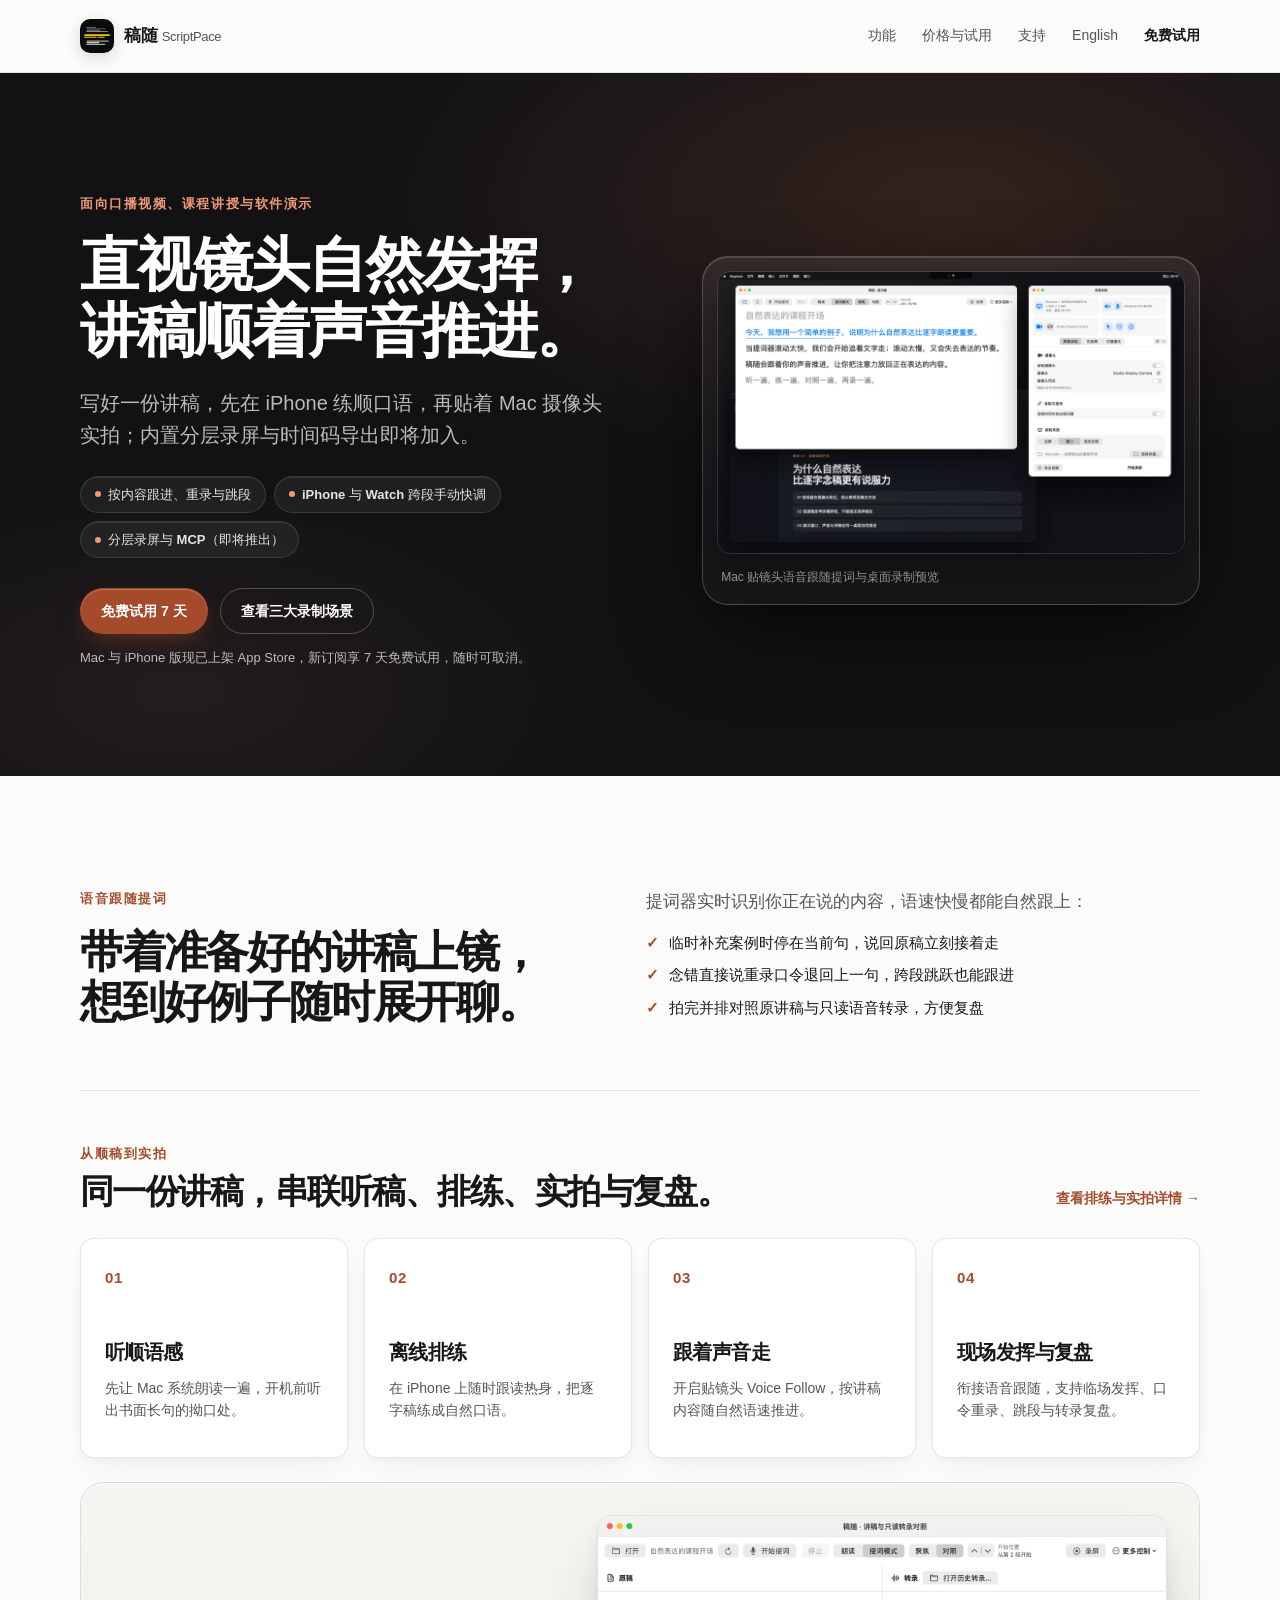
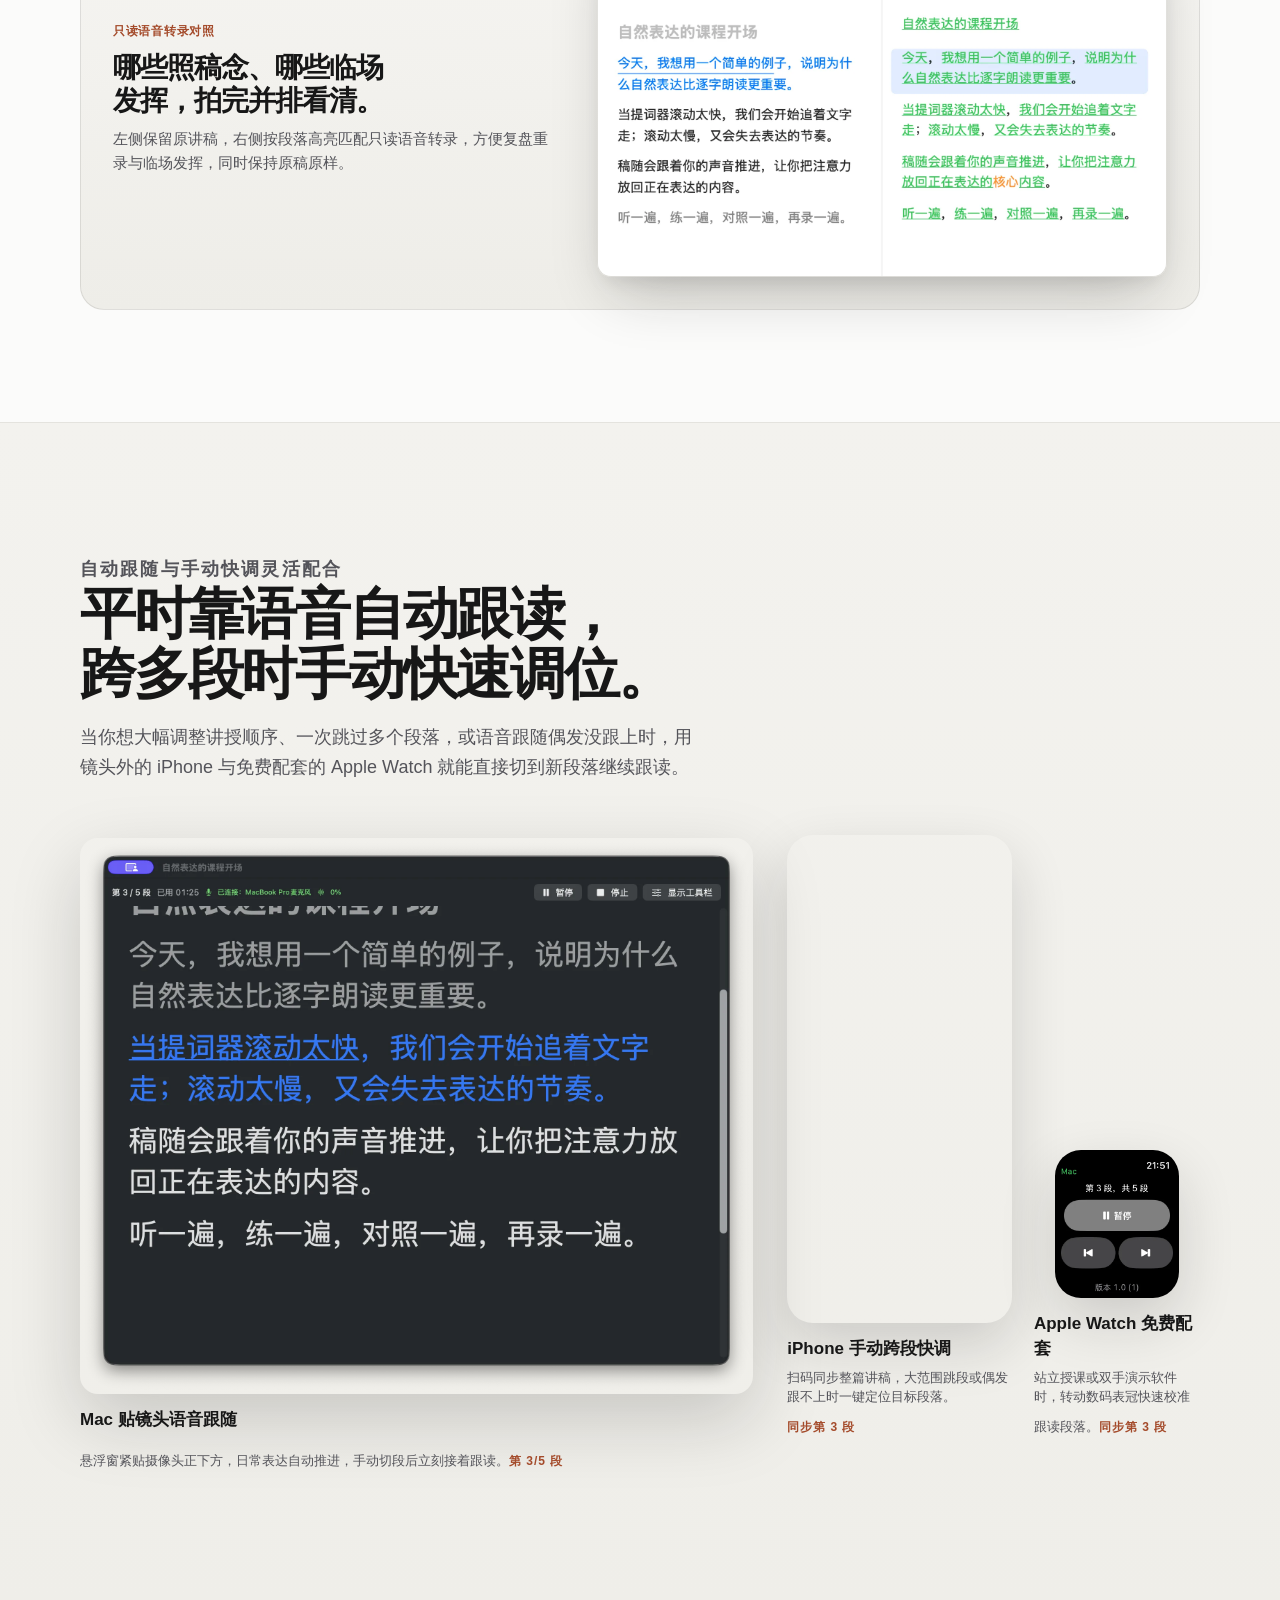
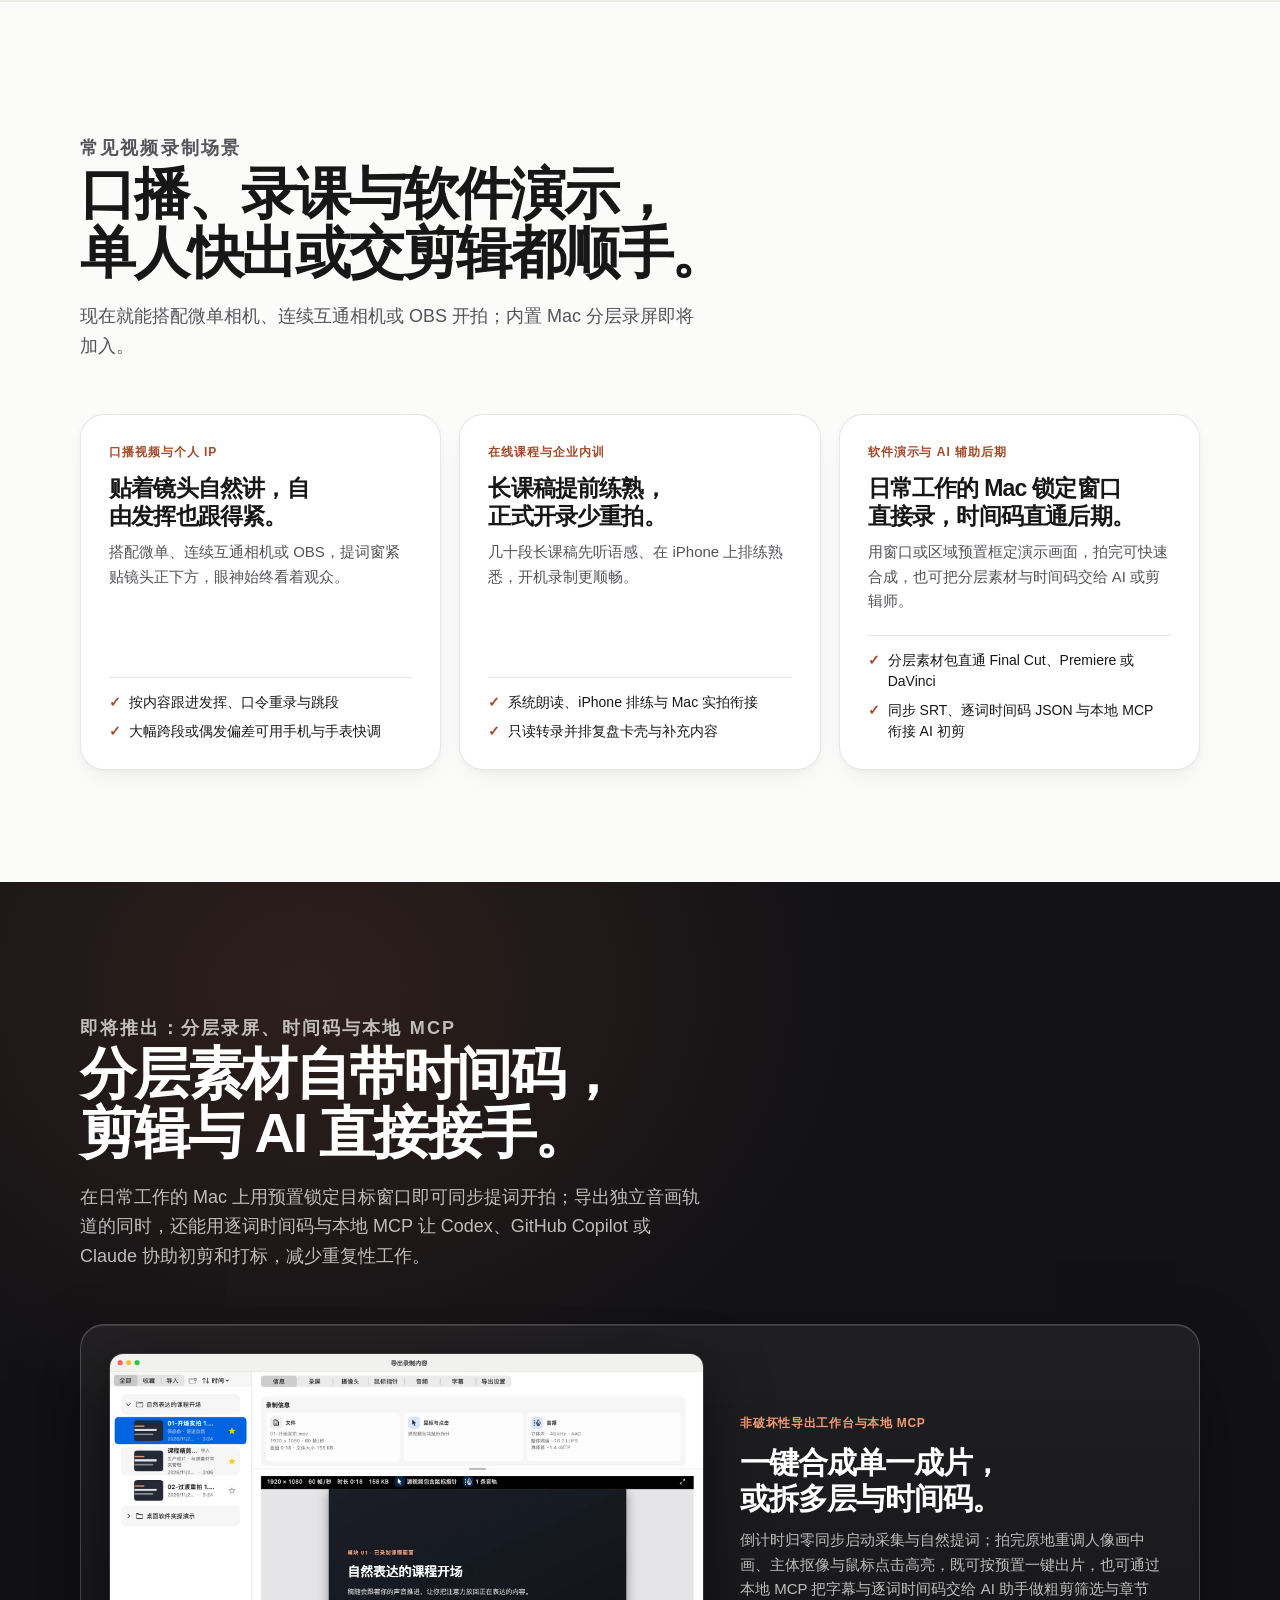
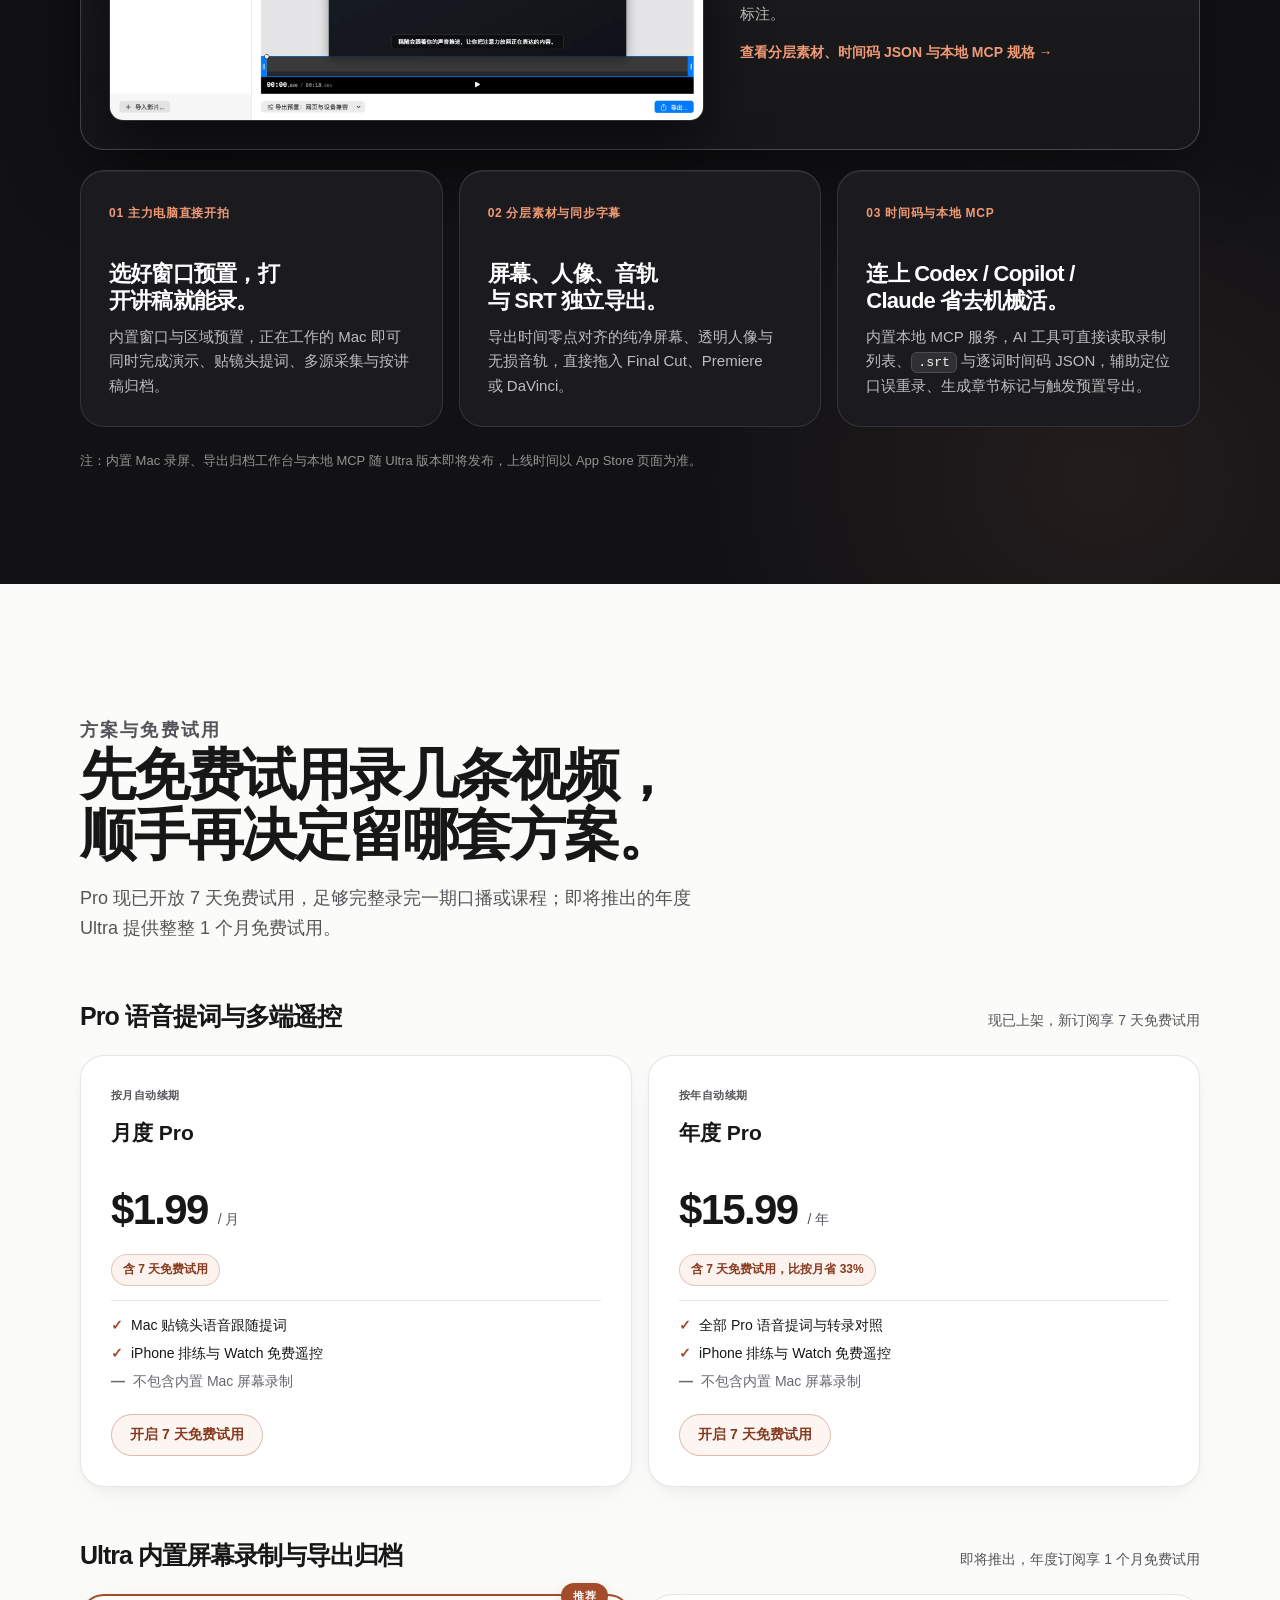
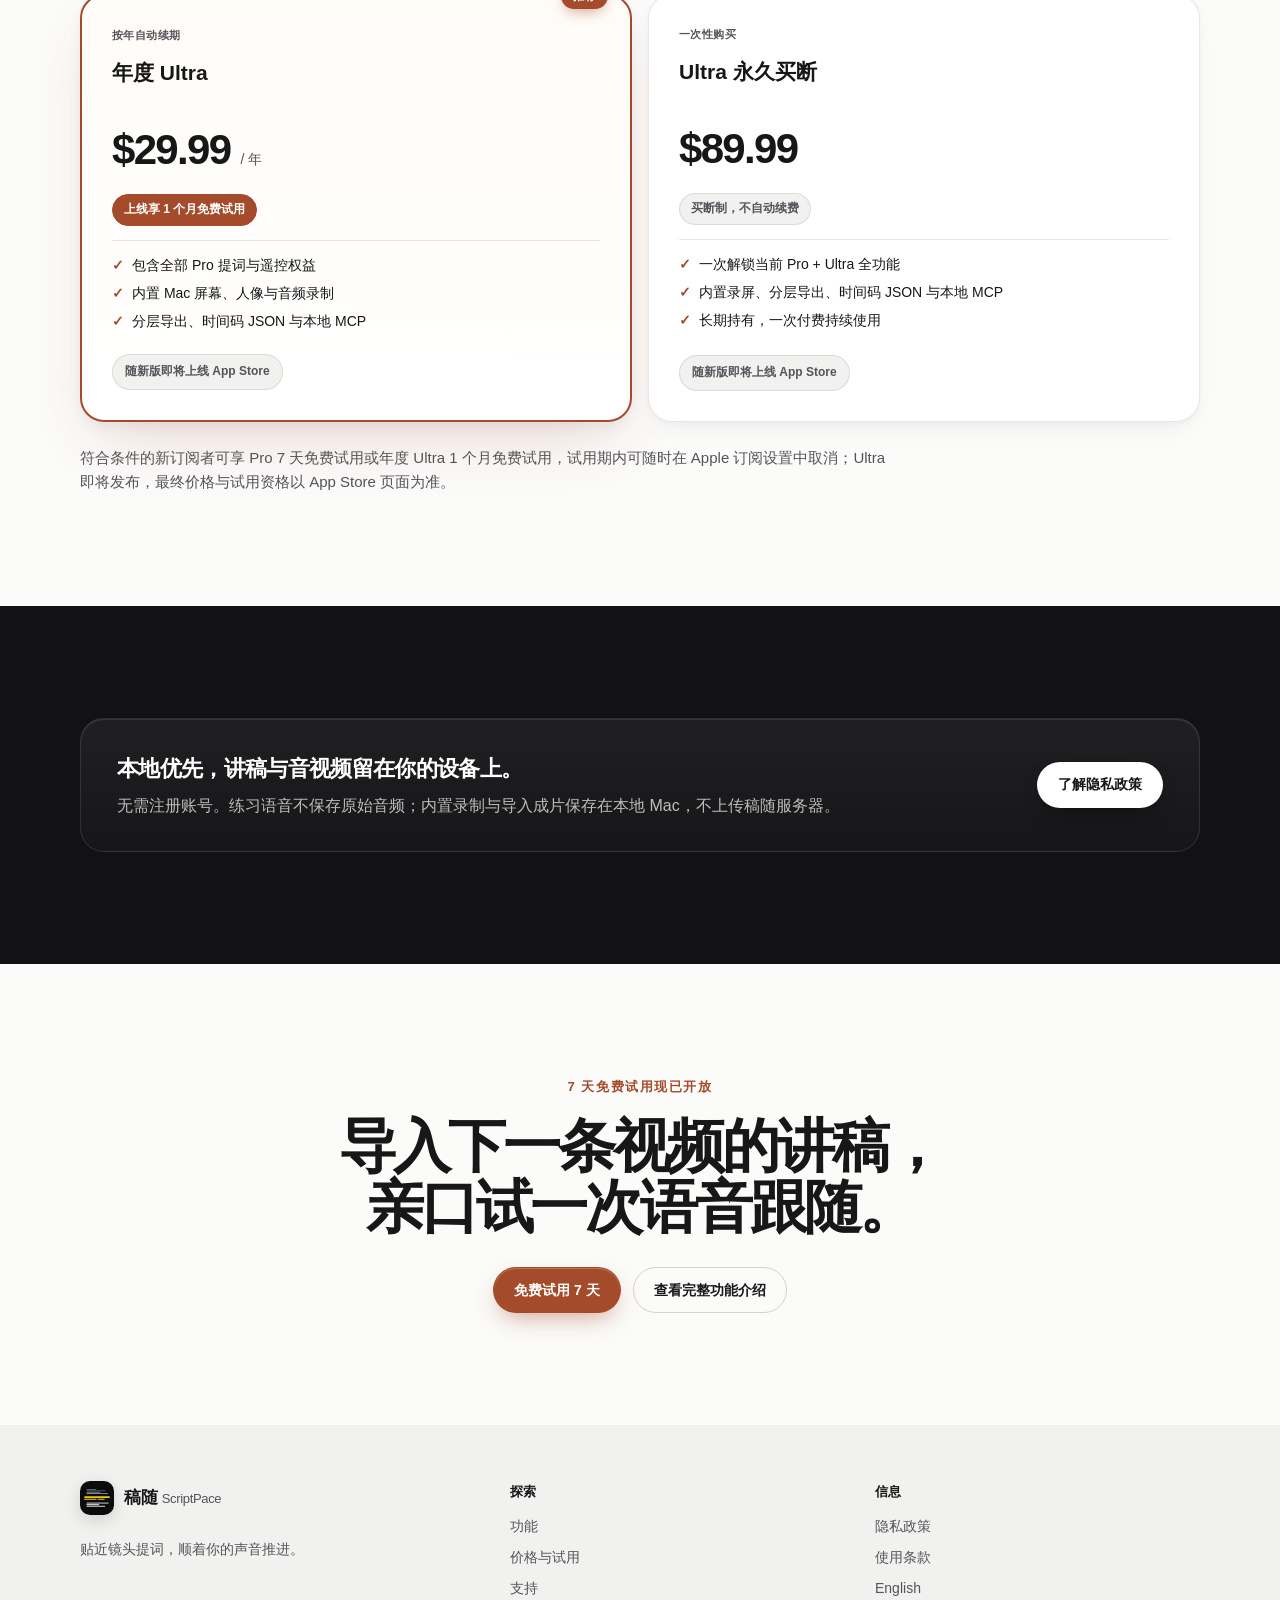
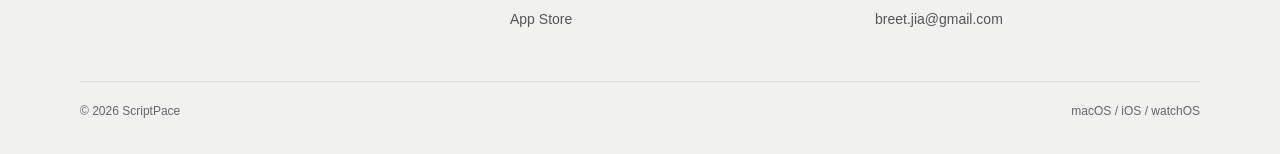
<file: zh-hans/index.html>
<!doctype html>
<html lang="zh-Hans" dir="ltr">
  <head>
    <meta charset="utf-8">
    <meta name="viewport" content="width=device-width, initial-scale=1">
    <meta name="description" content="稿随 ScriptPace 是面向口播创作者、课程讲师、产品演示者、OPC 与内容团队的 Mac 语音跟随提词与视频录制工具：支持 iPhone 排练、贴镜头语音跟读、Apple Watch 镜头外遥控与 7 天免费试用；即将推出内置 Mac 分层屏幕录制、SRT 同步字幕、逐词时间码 JSON 与本地 MCP。">
    <link rel="canonical" href="https://scriptpace.github.io/zh-hans/">
    <link rel="alternate" hreflang="zh-Hans" href="https://scriptpace.github.io/zh-hans/">
    <link rel="alternate" hreflang="en" href="https://scriptpace.github.io/en/">
    <link rel="alternate" hreflang="x-default" href="https://scriptpace.github.io/">
    <meta property="og:title" content="稿随 ScriptPace — Mac 语音跟随提词器，支持口播、录课与屏幕演示">
    <meta property="og:description" content="带着讲稿自然上镜，提词器顺着你的声音推进，配合 iPhone 与 Apple Watch 镜头外调段；现已开放 7 天免费试用，内置分层录屏与本地 MCP 即将推出。">
    <meta property="og:type" content="website">
    <meta property="og:url" content="https://scriptpace.github.io/zh-hans/">
    <meta property="og:site_name" content="稿随 ScriptPace">
    <meta property="og:locale" content="zh_CN">
    <meta property="og:locale:alternate" content="en_US">
    <meta property="og:image" content="https://scriptpace.github.io/assets/og/zh-Hans/social-card.png">
    <meta property="og:image:width" content="1200">
    <meta property="og:image:height" content="630">
    <meta property="og:image:alt" content="稿随 Mac 语音跟随提词器与屏幕演示录制界面预览">
    <meta name="twitter:card" content="summary_large_image">
    <meta name="twitter:title" content="稿随 ScriptPace — Mac 语音跟随提词器，支持口播、录课与屏幕演示">
    <meta name="twitter:description" content="带着讲稿自然上镜，Pro 现已开放 7 天免费试用；内置分层录屏、时间码与本地 MCP 即将推出。">
    <meta name="twitter:image" content="https://scriptpace.github.io/assets/og/zh-Hans/social-card.png">
    <title>稿随 ScriptPace — Mac 语音跟随提词器，支持口播、录课与屏幕演示</title>
    <link rel="stylesheet" href="../assets/css/site.css">
    <link rel="icon" type="image/png" href="../assets/brand/scriptpace-app-icon.png">
    <script type="application/ld+json">
      {
        "@context": "https://schema.org",
        "@type": "SoftwareApplication",
        "name": "稿随 ScriptPace",
        "applicationCategory": "VideoApplication",
        "operatingSystem": "macOS, iOS, watchOS",
        "inLanguage": "zh-Hans",
        "url": "https://scriptpace.github.io/zh-hans/",
        "downloadUrl": "https://apps.apple.com/app/id6805241939",
        "screenshot": "https://scriptpace.github.io/assets/screenshots/zh-Hans/01-mac-voice-follow.png",
        "description": "面向创作者、讲师、产品演示者、OPC 与内容团队的本地优先 Mac 语音跟随提词与视频录制工作流解决方案，打通拍前排练、镜头前现场发挥及 iPhone / Apple Watch 免费配套遥控。",
        "offers": [
          {
            "@type": "Offer",
            "name": "月度 Pro",
            "price": "1.99",
            "priceCurrency": "USD",
            "availability": "https://schema.org/InStock"
          },
          {
            "@type": "Offer",
            "name": "年度 Pro",
            "price": "15.99",
            "priceCurrency": "USD",
            "availability": "https://schema.org/InStock"
          }
        ]
      }
    </script>
  </head>
  <body data-locale="zh-Hans">
    <a class="skip-link" href="#main-content">跳到主要内容</a>
    <header class="site-header">
      <div class="site-header__inner">
        <a class="brand" href="index.html">
          <img class="brand__icon" src="../assets/brand/scriptpace-app-icon.png" alt="" width="34" height="34">
          <span>稿随 <span class="brand__english">ScriptPace</span></span>
        </a>
        <nav class="site-nav" aria-label="主导航">
          <a href="features.html">功能</a>
          <a href="#plans">价格与试用</a>
          <a href="support.html">支持</a>
          <a class="language-link" data-language-switch="en" href="../en/">English</a>
          <a class="site-nav__cta" data-app-store-link href="https://apps.apple.com/app/id6805241939">免费试用</a>
        </nav>
        <button class="menu-toggle" type="button" aria-expanded="false" aria-controls="mobile-menu" data-menu-toggle>
          <span class="sr-only">打开菜单</span>
          <svg viewBox="0 0 24 24" fill="none" stroke="currentColor" stroke-width="1.8" aria-hidden="true"><path d="M4 7h16M4 12h16M4 17h16"/></svg>
        </button>
      </div>
      <nav class="mobile-menu" id="mobile-menu" aria-label="移动端导航" data-mobile-menu hidden>
        <a href="features.html">功能</a>
        <a href="#plans">价格与试用</a>
        <a href="support.html">支持</a>
        <a data-language-switch="en" href="../en/">English</a>
        <a data-app-store-link href="https://apps.apple.com/app/id6805241939">免费试用 7 天</a>
      </nav>
    </header>

    <main id="main-content">
      <section class="hero">
        <div class="container hero__grid">
          <div>
            <p class="eyebrow">面向口播视频、课程讲授与软件演示</p>
            <h1>直视镜头自然发挥，<br>讲稿顺着声音推进。</h1>
            <p class="hero__lead">写好一份讲稿，先在 iPhone 练顺口语，再贴着 Mac 摄像头实拍；内置分层录屏与时间码导出即将加入。</p>
            <ul class="hero__chips">
              <li>按内容跟进、重录与跳段</li>
              <li>iPhone 与 Watch 跨段手动快调</li>
              <li>分层录屏与 MCP（即将推出）</li>
            </ul>
            <div class="hero__actions">
              <a class="button button--primary" data-app-store-link href="https://apps.apple.com/app/id6805241939">免费试用 7 天</a>
              <a class="button button--secondary" href="#scenarios">查看三大录制场景</a>
            </div>
            <p class="hero__trial-note">Mac 与 iPhone 版现已上架 App Store，新订阅享 7 天免费试用，随时可取消。</p>
          </div>
          <figure class="hero__visual hero__visual--product">
            <picture>
              <source srcset="../assets/screenshots/zh-Hans/06-mac-prompter-recording.webp" type="image/webp">
              <img class="hero__product-image" src="../assets/screenshots/zh-Hans/06-mac-prompter-recording.png" alt="Mac 桌面上打开深色课程演示幻灯片，上方贴近镜头悬浮日间主题稿随语音跟随提词器，右侧停靠屏幕与摄像头录制设置面板" width="1920" height="1160" fetchpriority="high" decoding="async">
            </picture>
            <figcaption class="hero__product-caption">Mac 贴镜头语音跟随提词与桌面录制预览</figcaption>
          </figure>
        </div>
      </section>

      <section class="section" id="teleprompter">
        <div class="container">
          <div class="story">
            <div>
              <p class="eyebrow">语音跟随提词</p>
              <h2 class="story__quote">带着准备好的讲稿上镜，想到好例子随时展开聊。</h2>
            </div>
            <div class="story__copy">
              <p>提词器实时识别你正在说的内容，语速快慢都能自然跟上：</p>
              <ul class="story__points">
                <li>临时补充案例时停在当前句，说回原稿立刻接着走</li>
                <li>念错直接说重录口令退回上一句，跨段跳跃也能跟进</li>
                <li>拍完并排对照原讲稿与只读语音转录，方便复盘</li>
              </ul>
            </div>
          </div>
          <div class="teleprompter-steps">
            <div class="teleprompter-steps__header">
              <div>
                <p class="eyebrow">从顺稿到实拍</p>
                <h3>同一份讲稿，串联听稿、排练、实拍与复盘。</h3>
              </div>
              <a class="text-link" href="features.html#rehearsal">查看排练与实拍详情 →</a>
            </div>
            <div class="workflow-grid">
              <article class="workflow-card"><span class="workflow-card__number">01</span><h3>听顺语感</h3><p>先让 Mac 系统朗读一遍，开机前听出书面长句的拗口处。</p></article>
              <article class="workflow-card"><span class="workflow-card__number">02</span><h3>离线排练</h3><p>在 iPhone 上随时跟读热身，把逐字稿练成自然口语。</p></article>
              <article class="workflow-card"><span class="workflow-card__number">03</span><h3>跟着声音走</h3><p>开启贴镜头 Voice Follow，按讲稿内容随自然语速推进。</p></article>
              <article class="workflow-card"><span class="workflow-card__number">04</span><h3>现场发挥与复盘</h3><p>衔接语音跟随，支持临场发挥、口令重录、跳段与转录复盘。</p></article>
            </div>
            <article class="teleprompter-proof">
              <div>
                <span class="recording-card__index">只读语音转录对照</span>
                <h3>哪些照稿念、哪些临场发挥，拍完并排看清。</h3>
                <p>左侧保留原讲稿，右侧按段落高亮匹配只读语音转录，方便复盘重录与临场发挥，同时保持原稿原样。</p>
              </div>
              <figure>
                <picture>
                  <source srcset="../assets/screenshots/zh-Hans/08-mac-transcript-comparison.webp" type="image/webp">
                  <img src="../assets/screenshots/zh-Hans/08-mac-transcript-comparison.png" alt="Mac 上稿随并排显示左侧中文原讲稿与右侧只读语音转录高亮匹配结果" width="1560" height="987" loading="lazy" decoding="async">
                </picture>
              </figure>
            </article>
          </div>
        </div>
      </section>

      <section class="section section--soft" id="pro">
        <div class="container">
          <div class="section__heading">
            <p class="eyebrow">自动跟随与手动快调灵活配合</p>
            <h2>平时靠语音自动跟读，跨多段时手动快速调位。</h2>
            <p>当你想大幅调整讲授顺序、一次跳过多个段落，或语音跟随偶发没跟上时，用镜头外的 iPhone 与免费配套的 Apple Watch 就能直接切到新段落继续跟读。</p>
          </div>
          <div class="screenshot-story" aria-label="稿随中文第三段多设备同步实拍工作流">
            <figure class="screenshot-card screenshot-story__mac">
              <picture>
                <source srcset="../assets/screenshots/zh-Hans/01-mac-voice-follow.webp" type="image/webp">
                <img src="../assets/screenshots/zh-Hans/01-mac-voice-follow.png" alt="Mac 上的稿随提词器正在显示中文课程讲稿第三段并启用实时语音跟随" width="1936" height="1600" loading="lazy" decoding="async">
              </picture>
              <figcaption class="screenshot-story__caption"><strong>Mac 贴镜头语音跟随</strong>悬浮窗紧贴摄像头正下方，日常表达自动推进，手动切段后立刻接着跟读。<span>第 3/5 段</span></figcaption>
            </figure>
            <div class="screenshot-story__companion">
              <figure class="screenshot-card screenshot-card--phone">
                <picture>
                  <source srcset="../assets/screenshots/zh-Hans/01-iphone-remote-paragraph-3.webp" type="image/webp">
                  <img src="../assets/screenshots/zh-Hans/01-iphone-remote-paragraph-3.png" alt="iPhone Remote 已扫码连接 Mac，并同步显示同一份中文讲稿的第三段" width="1320" height="2868" loading="lazy" decoding="async">
                </picture>
                <figcaption class="screenshot-story__caption"><strong>iPhone 手动跨段快调</strong>扫码同步整篇讲稿，大范围跳段或偶发跟不上时一键定位目标段落。<span>同步第 3 段</span></figcaption>
              </figure>
              <figure class="screenshot-card screenshot-card--watch">
                <picture>
                  <source srcset="../assets/screenshots/zh-Hans/03-watch-remote-paragraph-3.webp" type="image/webp">
                  <img src="../assets/screenshots/zh-Hans/03-watch-remote-paragraph-3.png" alt="Apple Watch 显示已连接 Mac 控制，并停留在同一份中文讲稿的第三段" width="416" height="496" loading="lazy" decoding="async">
                </picture>
                <figcaption class="screenshot-story__caption"><strong>Apple Watch 免费配套</strong>站立授课或双手演示软件时，转动数码表冠快速校准跟读段落。<span>同步第 3 段</span></figcaption>
              </figure>
            </div>
          </div>
        </div>
      </section>

      <section class="section" id="scenarios">
        <div class="container">
          <div class="section__heading">
            <p class="eyebrow">常见视频录制场景</p>
            <h2>口播、录课与软件演示，单人快出或交剪辑都顺手。</h2>
            <p>现在就能搭配微单相机、连续互通相机或 OBS 开拍；内置 Mac 分层录屏即将加入。</p>
          </div>
          <div class="scenario-grid">
            <article class="scenario-card">
              <div>
                <div class="scenario-card__meta">
                  <span class="scenario-card__tag">口播视频与个人 IP</span>
                </div>
                <h3>贴着镜头自然讲，自由发挥也跟得紧。</h3>
                <p>搭配微单、连续互通相机或 OBS，提词窗紧贴镜头正下方，眼神始终看着观众。</p>
              </div>
              <ul class="scenario-card__points">
                <li>按内容跟进发挥、口令重录与跳段</li>
                <li>大幅跨段或偶发偏差可用手机与手表快调</li>
              </ul>
            </article>
            <article class="scenario-card">
              <div>
                <div class="scenario-card__meta">
                  <span class="scenario-card__tag">在线课程与企业内训</span>
                </div>
                <h3>长课稿提前练熟，正式开录少重拍。</h3>
                <p>几十段长课稿先听语感、在 iPhone 上排练熟悉，开机录制更顺畅。</p>
              </div>
              <ul class="scenario-card__points">
                <li>系统朗读、iPhone 排练与 Mac 实拍衔接</li>
                <li>只读转录并排复盘卡壳与补充内容</li>
              </ul>
            </article>
            <article class="scenario-card">
              <div>
                <div class="scenario-card__meta">
                  <span class="scenario-card__tag">软件演示与 AI 辅助后期</span>
                </div>
                <h3>日常工作的 Mac 锁定窗口直接录，时间码直通后期。</h3>
                <p>用窗口或区域预置框定演示画面，拍完可快速合成，也可把分层素材与时间码交给 AI 或剪辑师。</p>
              </div>
              <ul class="scenario-card__points">
                <li>分层素材包直通 Final Cut、Premiere 或 DaVinci</li>
                <li>同步 SRT、逐词时间码 JSON 与本地 MCP 衔接 AI 初剪</li>
              </ul>
            </article>
          </div>
        </div>
      </section>

      <section class="section section--dark section--studio" id="recording">
        <div class="container">
          <div class="section__heading">
            <p class="eyebrow">即将推出：分层录屏、时间码与本地 MCP</p>
            <h2>分层素材自带时间码，剪辑与 AI 直接接手。</h2>
            <p>在日常工作的 Mac 上用预置锁定目标窗口即可同步提词开拍；导出独立音画轨道的同时，还能用逐词时间码与本地 MCP 让 Codex、GitHub Copilot 或 Claude 协助初剪和打标，减少重复性工作。</p>
          </div>
          <article class="recording-feature">
            <figure>
              <picture>
                <source srcset="../assets/screenshots/zh-Hans/07-mac-export-editor.webp" type="image/webp">
                <img src="../assets/screenshots/zh-Hans/07-mac-export-editor.png" alt="稿随日间主题导出录制管理界面预览，左侧显示按讲稿自动归档的文件夹、原始录制素材、带导入标记的生产成片及全部收藏导入筛选栏，右侧显示非破坏性编辑标签页、底部导出预置菜单与深色演示画面预览" width="1890" height="1167" loading="lazy" decoding="async">
              </picture>
            </figure>
            <div>
              <span class="recording-card__index">非破坏性导出工作台与本地 MCP</span>
              <h3>一键合成单一成片，或拆多层与时间码。</h3>
              <p>倒计时归零同步启动采集与自然提词；拍完原地重调人像画中画、主体抠像与鼠标点击高亮，既可按预置一键出片，也可通过本地 MCP 把字幕与逐词时间码交给 AI 助手做粗剪筛选与章节标注。</p>
              <p><a class="text-link" href="features.html#recording">查看分层素材、时间码 JSON 与本地 MCP 规格 →</a></p>
            </div>
          </article>
          <div class="recording-grid">
            <article class="recording-card"><span class="recording-card__index">01 主力电脑直接开拍</span><h3>选好窗口预置，打开讲稿就能录。</h3><p>内置窗口与区域预置，正在工作的 Mac 即可同时完成演示、贴镜头提词、多源采集与按讲稿归档。</p></article>
            <article class="recording-card"><span class="recording-card__index">02 分层素材与同步字幕</span><h3>屏幕、人像、音轨与 SRT 独立导出。</h3><p>导出时间零点对齐的纯净屏幕、透明人像与无损音轨，直接拖入 Final Cut、Premiere 或 DaVinci。</p></article>
            <article class="recording-card"><span class="recording-card__index">03 时间码与本地 MCP</span><h3>连上 Codex / Copilot / Claude 省去机械活。</h3><p>内置本地 MCP 服务，AI 工具可直接读取录制列表、<code>.srt</code> 与逐词时间码 JSON，辅助定位口误重录、生成章节标记与触发预置导出。</p></article>
          </div>
          <p class="release-note">注：内置 Mac 录屏、导出归档工作台与本地 MCP 随 Ultra 版本即将发布，上线时间以 App Store 页面为准。</p>
        </div>
      </section>

      <section class="section" id="plans">
        <div class="container">
          <div class="section__heading">
            <p class="eyebrow">方案与免费试用</p>
            <h2>先免费试用录几条视频，顺手再决定留哪套方案。</h2>
            <p>Pro 现已开放 7 天免费试用，足够完整录完一期口播或课程；即将推出的年度 Ultra 提供整整 1 个月免费试用。</p>
          </div>
          <div class="plan-group">
            <div class="plan-group__heading"><h3>Pro 语音提词与多端遥控</h3><p>现已上架，新订阅享 7 天免费试用</p></div>
            <div class="pricing-grid pricing-grid--two">
              <article class="price-card"><p class="price-card__status">按月自动续期</p><h3>月度 Pro</h3><div class="price-card__price">$1.99 <small>/ 月</small></div><p class="price-card__trial">含 7 天免费试用</p><ul class="price-card__list"><li>Mac 贴镜头语音跟随提词</li><li>iPhone 排练与 Watch 免费遥控</li><li class="is-excluded">不包含内置 Mac 屏幕录制</li></ul><div class="price-card__footer"><a class="price-card__btn" data-app-store-link href="https://apps.apple.com/app/id6805241939">开启 7 天免费试用</a></div></article>
              <article class="price-card"><p class="price-card__status">按年自动续期</p><h3>年度 Pro</h3><div class="price-card__price">$15.99 <small>/ 年</small></div><p class="price-card__trial">含 7 天免费试用，比按月省 33%</p><ul class="price-card__list"><li>全部 Pro 语音提词与转录对照</li><li>iPhone 排练与 Watch 免费遥控</li><li class="is-excluded">不包含内置 Mac 屏幕录制</li></ul><div class="price-card__footer"><a class="price-card__btn" data-app-store-link href="https://apps.apple.com/app/id6805241939">开启 7 天免费试用</a></div></article>
            </div>
          </div>
          <div class="plan-group">
            <div class="plan-group__heading"><h3>Ultra 内置屏幕录制与导出归档</h3><p>即将推出，年度订阅享 1 个月免费试用</p></div>
            <div class="pricing-grid pricing-grid--two">
              <article class="price-card price-card--featured"><span class="price-card__badge">推荐</span><p class="price-card__status">按年自动续期</p><h3>年度 Ultra</h3><div class="price-card__price">$29.99 <small>/ 年</small></div><p class="price-card__trial price-card__trial--ultra">上线享 1 个月免费试用</p><ul class="price-card__list"><li>包含全部 Pro 提词与遥控权益</li><li>内置 Mac 屏幕、人像与音频录制</li><li>分层导出、时间码 JSON 与本地 MCP</li></ul><div class="price-card__footer"><span class="price-card__meta-note">随新版即将上线 App Store</span></div></article>
              <article class="price-card"><p class="price-card__status">一次性购买</p><h3>Ultra 永久买断</h3><div class="price-card__price">$89.99</div><p class="price-card__trial price-card__trial--neutral">买断制，不自动续费</p><ul class="price-card__list"><li>一次解锁当前 Pro + Ultra 全功能</li><li>内置录屏、分层导出、时间码 JSON 与本地 MCP</li><li>长期持有，一次付费持续使用</li></ul><div class="price-card__footer"><span class="price-card__meta-note">随新版即将上线 App Store</span></div></article>
            </div>
          </div>
          <p class="pricing-note">符合条件的新订阅者可享 Pro 7 天免费试用或年度 Ultra 1 个月免费试用，试用期内可随时在 Apple 订阅设置中取消；Ultra 即将发布，最终价格与试用资格以 App Store 页面为准。</p>
        </div>
      </section>

      <section class="section section--dark">
        <div class="container"><div class="privacy-strip">
          <div><h3>本地优先，讲稿与音视频留在你的设备上。</h3><p>无需注册账号。练习语音不保存原始音频；内置录制与导入成片保存在本地 Mac，不上传稿随服务器。</p></div>
          <a class="button button--light" href="privacy.html">了解隐私政策</a>
        </div></div>
      </section>

      <section class="section">
        <div class="container cta-band">
          <p class="eyebrow">7 天免费试用现已开放</p>
          <h2>导入下一条视频的讲稿，亲口试一次语音跟随。</h2>
          <div class="hero__actions"><a class="button button--primary" data-app-store-link href="https://apps.apple.com/app/id6805241939">免费试用 7 天</a><a class="button button--secondary" href="features.html">查看完整功能介绍</a></div>
        </div>
      </section>
    </main>

    <footer class="site-footer">
      <div class="site-footer__inner">
        <div class="site-footer__brand"><a class="brand" href="index.html"><img class="brand__icon" src="../assets/brand/scriptpace-app-icon.png" alt="" width="34" height="34"><span>稿随 <span class="brand__english">ScriptPace</span></span></a><p>贴近镜头提词，顺着你的声音推进。</p></div>
        <div><p class="site-footer__heading">探索</p><div class="site-footer__links"><a href="features.html">功能</a><a href="#plans">价格与试用</a><a href="support.html">支持</a><a data-app-store-link href="https://apps.apple.com/app/id6805241939">App Store</a></div></div>
        <div><p class="site-footer__heading">信息</p><div class="site-footer__links"><a href="privacy.html">隐私政策</a><a href="terms.html">使用条款</a><a data-language-switch="en" href="../en/">English</a><a data-support-email href="support.html#contact">支持邮箱</a></div></div>
      </div>
      <div class="site-footer__inner site-footer__bottom"><span>© <span data-current-year>2026</span> ScriptPace</span><span>macOS / iOS / watchOS</span></div>
    </footer>
    <script src="../site-config.js"></script>
    <script src="../assets/js/site.js"></script>
  </body>
</html>
</file>
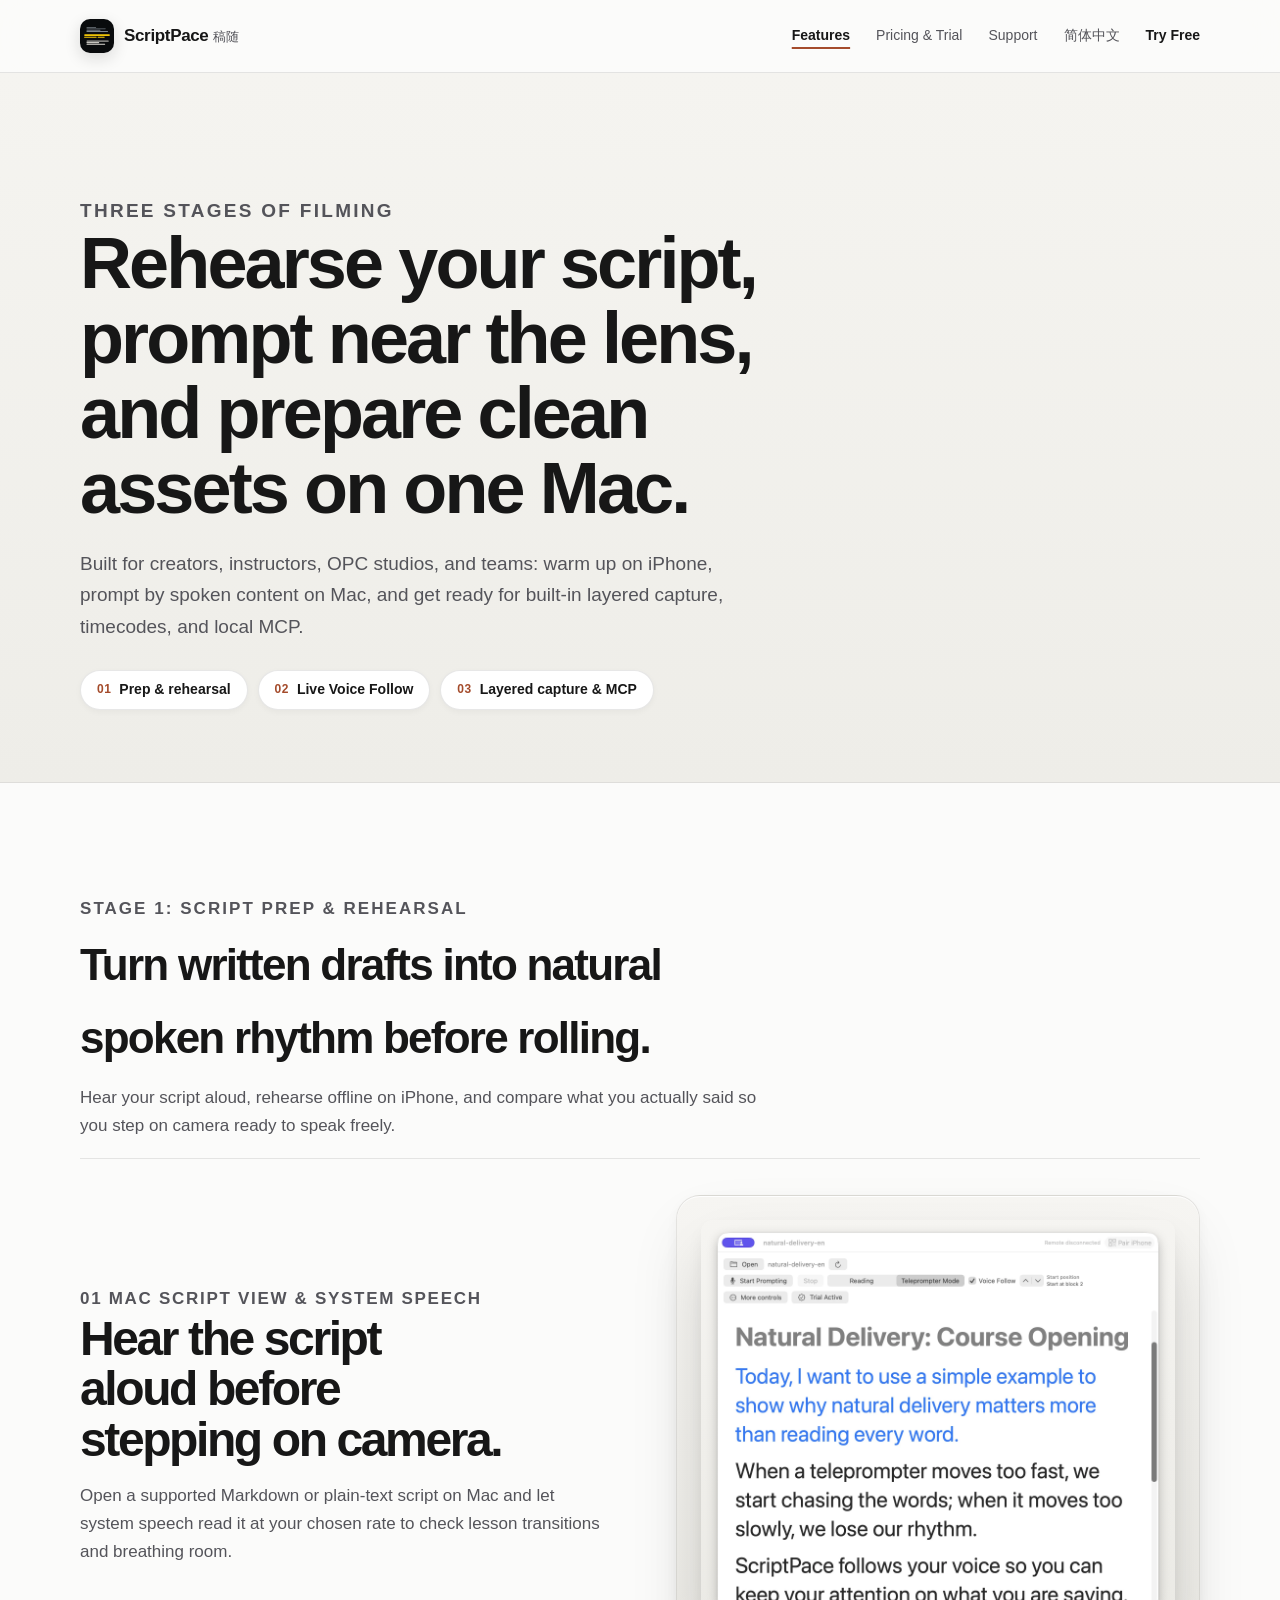
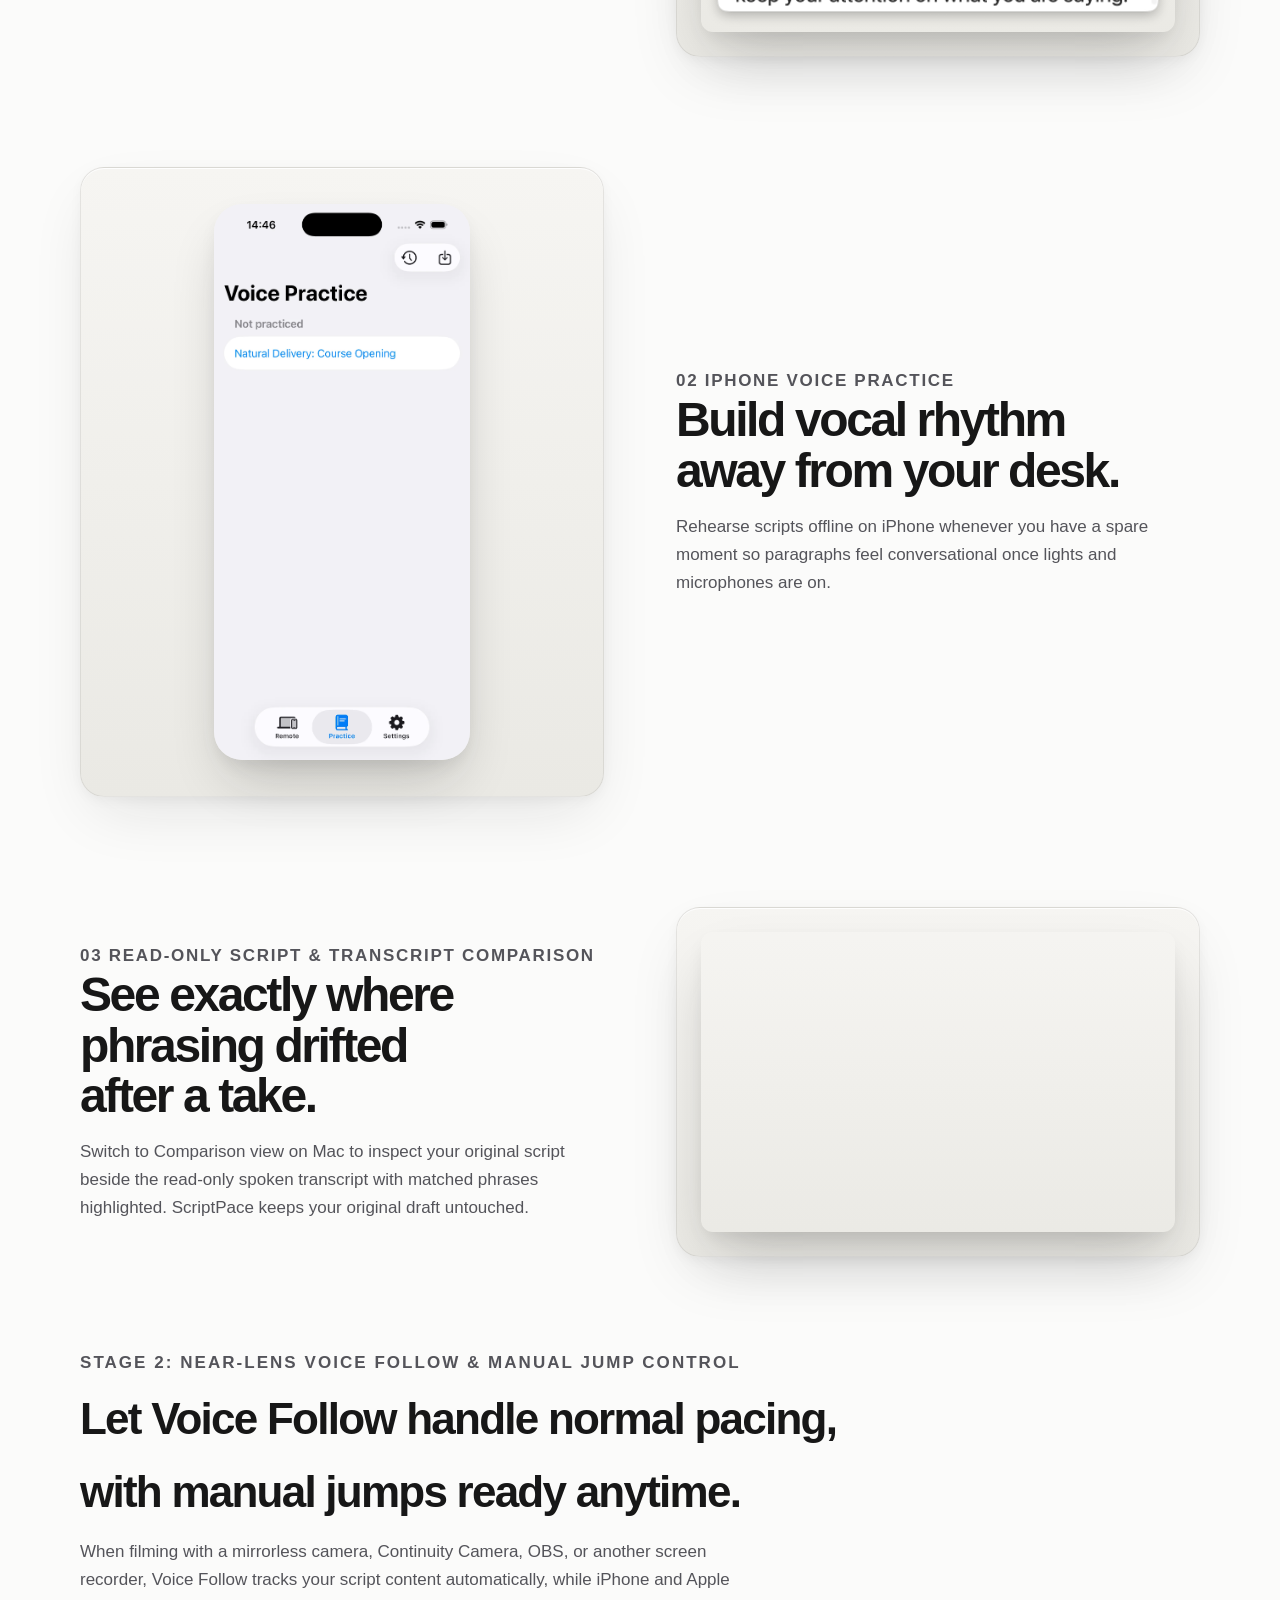
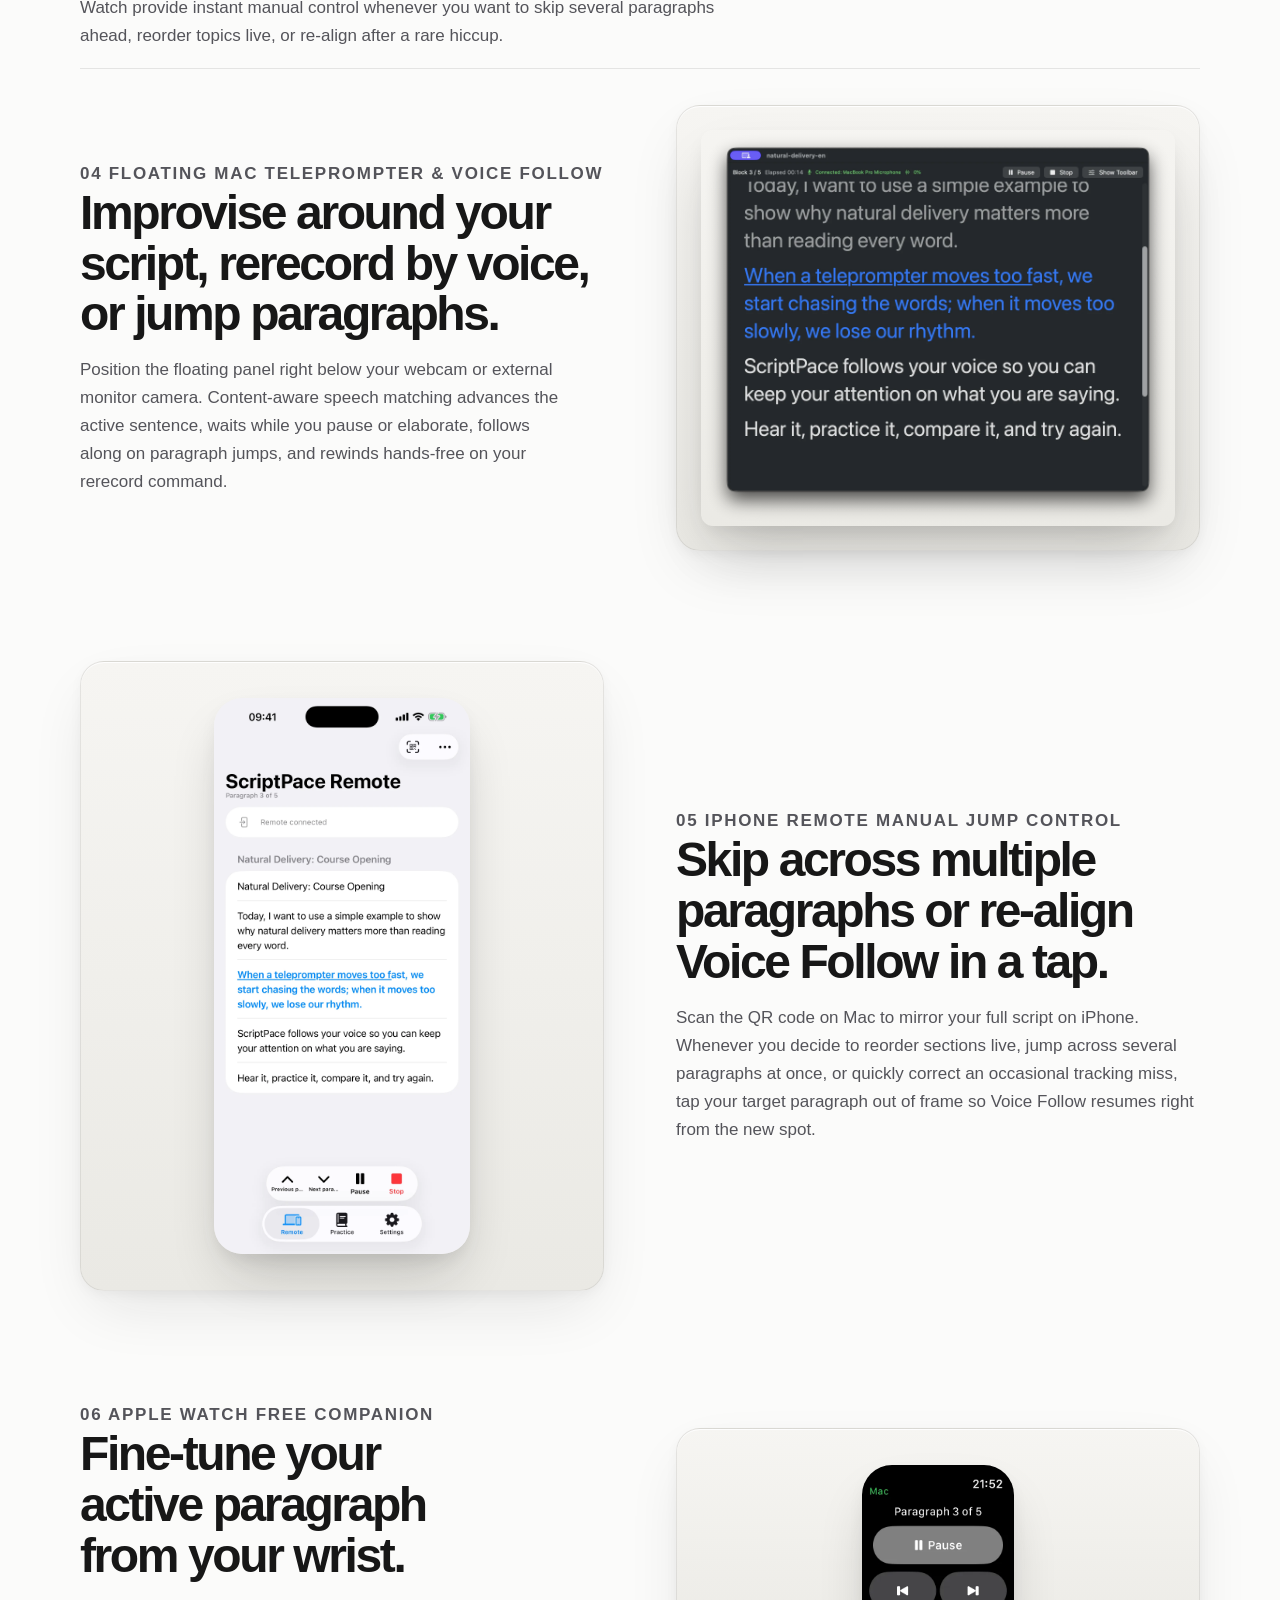
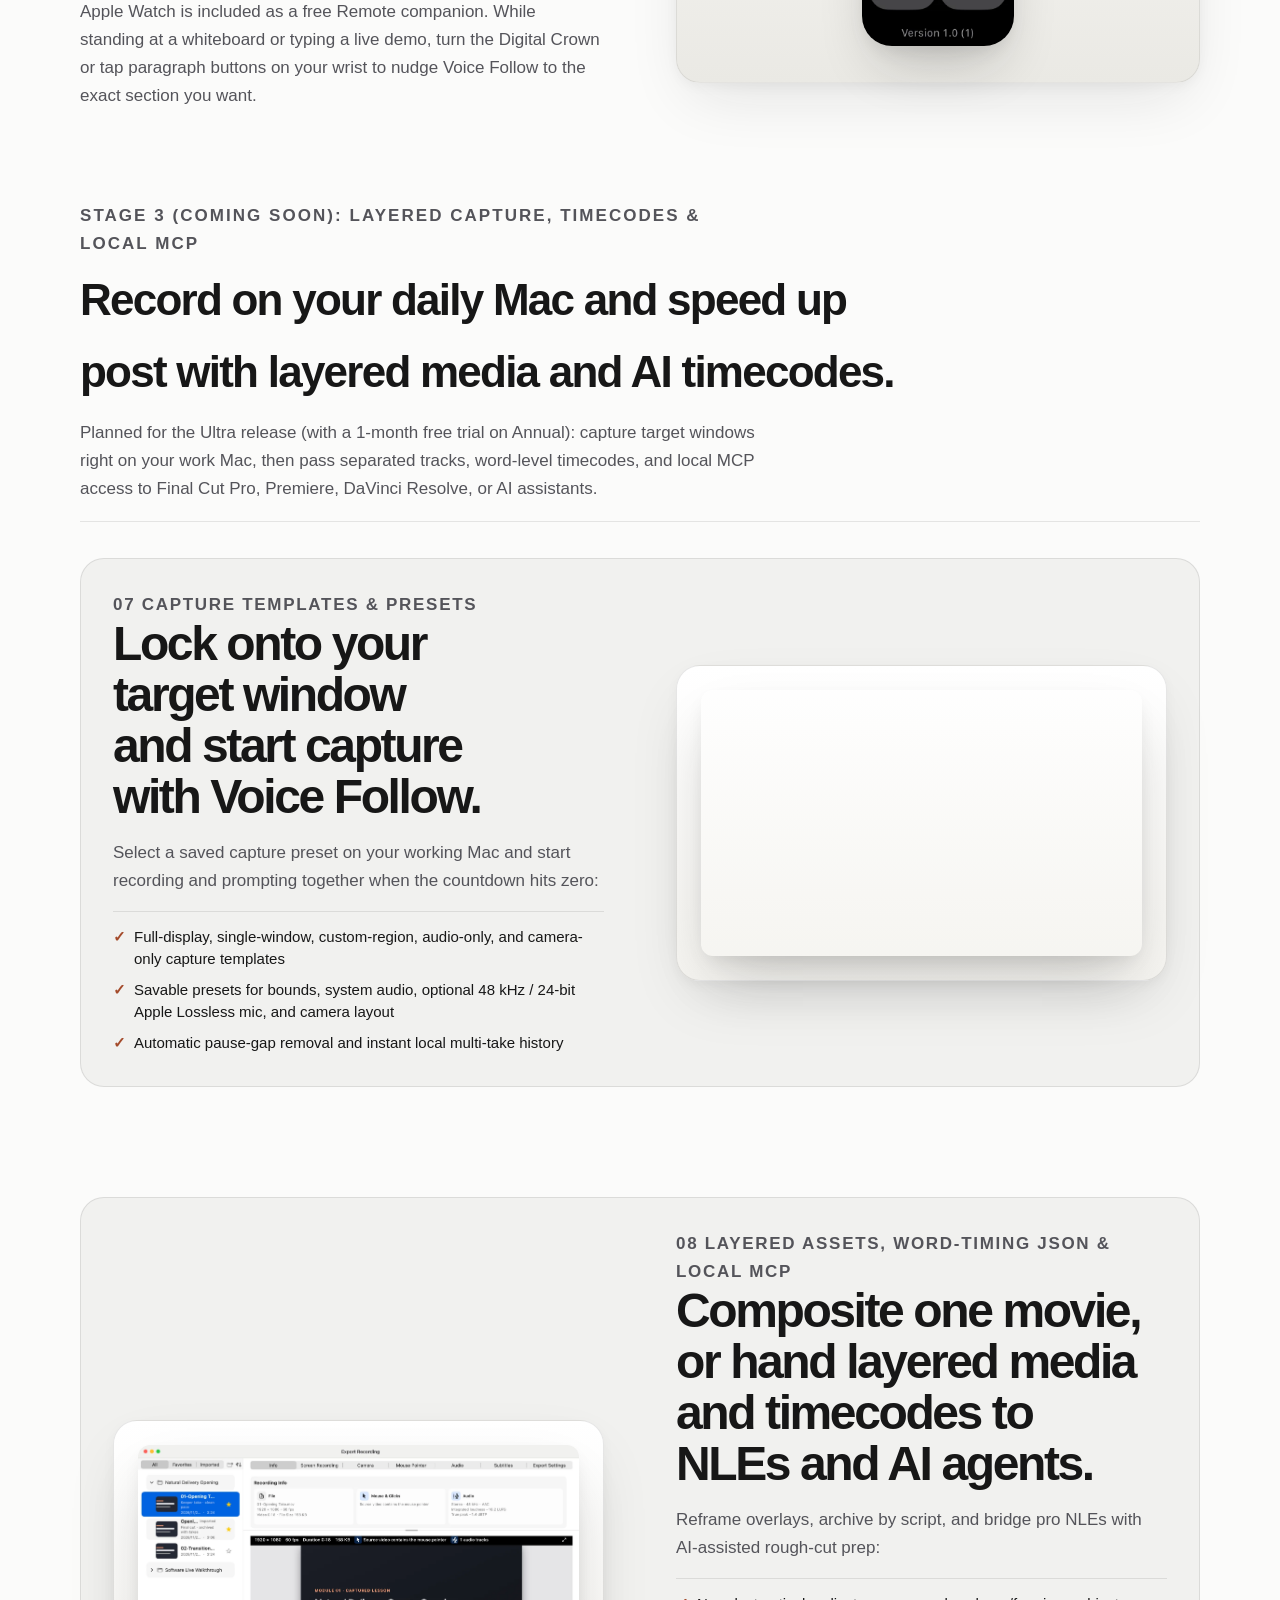
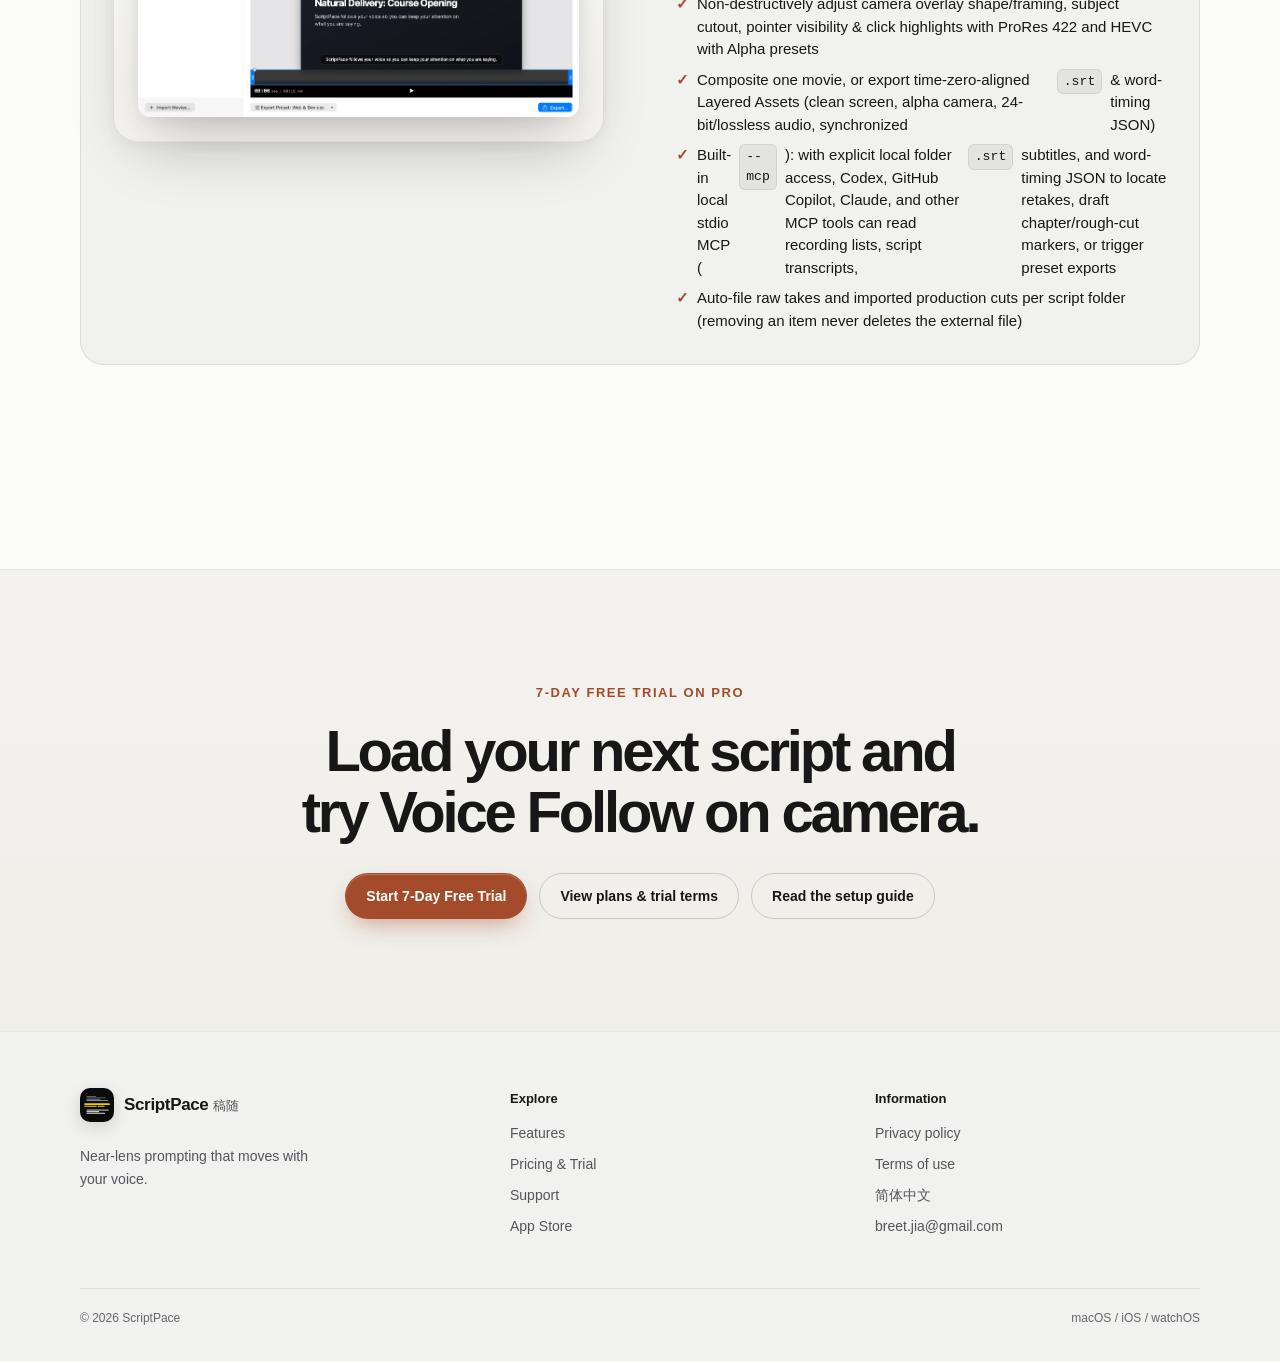
<file: en/features.html>
<!doctype html>
<html lang="en" dir="ltr">
  <head>
    <meta charset="utf-8">
    <meta name="viewport" content="width=device-width, initial-scale=1">
    <meta name="description" content="Explore ScriptPace's three-stage video workflow for creators, educators, presenters, OPCs, and teams: script-centered rehearsal and read-only transcript comparison; live on-camera Mac Voice Follow that tracks content, rerecord commands, and paragraph jumps with iPhone &amp; Watch Remote; plus planned Mac screen recording with layered media and SRT subtitles.">
    <link rel="canonical" href="https://scriptpace.github.io/en/features.html">
    <link rel="alternate" hreflang="zh-Hans" href="https://scriptpace.github.io/zh-hans/features.html">
    <link rel="alternate" hreflang="en" href="https://scriptpace.github.io/en/features.html">
    <link rel="alternate" hreflang="x-default" href="https://scriptpace.github.io/en/features.html">
    <meta property="og:title" content="ScriptPace Features — Mac Floating Teleprompter, Voice Follow, Remote &amp; Screen Recording Plan">
    <meta property="og:description" content="From pre-shoot script rehearsal and side-by-side transcript review to live on-camera Voice Follow, Remote control, and upcoming Mac screen recording.">
    <meta property="og:type" content="website">
    <meta property="og:url" content="https://scriptpace.github.io/en/features.html">
    <meta property="og:site_name" content="ScriptPace">
    <meta property="og:locale" content="en_US">
    <meta property="og:locale:alternate" content="zh_CN">
    <meta property="og:image" content="https://scriptpace.github.io/assets/og/en/social-card.png">
    <meta property="og:image:width" content="1200">
    <meta property="og:image:height" content="630">
    <meta property="og:image:alt" content="ScriptPace Mac teleprompter, multi-device Remote, and upcoming screen recording workflow">
    <meta name="twitter:card" content="summary_large_image">
    <meta name="twitter:title" content="ScriptPace Features — Mac Floating Teleprompter, Voice Follow, Remote &amp; Screen Recording Plan">
    <meta name="twitter:description" content="See how ScriptPace supports pre-shoot rehearsal, live on-camera prompting, and upcoming Mac screen capture.">
    <meta name="twitter:image" content="https://scriptpace.github.io/assets/og/en/social-card.png">
    <title>ScriptPace Features — Mac Floating Teleprompter, Voice Follow, Remote &amp; Screen Recording Plan</title>
    <link rel="stylesheet" href="../assets/css/site.css">
    <link rel="icon" type="image/png" href="../assets/brand/scriptpace-app-icon.png">
  </head>
  <body data-locale="en">
    <a class="skip-link" href="#main-content">Skip to content</a>
    <header class="site-header">
      <div class="site-header__inner">
        <a class="brand" href="index.html"><img class="brand__icon" src="../assets/brand/scriptpace-app-icon.png" alt="" width="34" height="34"><span>ScriptPace <span class="brand__english">稿随</span></span></a>
        <nav class="site-nav" aria-label="Primary navigation"><a href="features.html" aria-current="page">Features</a><a href="index.html#plans">Pricing &amp; Trial</a><a href="support.html">Support</a><a class="language-link" data-language-switch="zh-hans" href="../zh-hans/features.html">简体中文</a><a class="site-nav__cta" data-app-store-link href="https://apps.apple.com/app/id6805241939">Try Free</a></nav>
        <button class="menu-toggle" type="button" aria-expanded="false" aria-controls="mobile-menu" data-menu-toggle><span class="sr-only">Open menu</span><svg viewBox="0 0 24 24" fill="none" stroke="currentColor" stroke-width="1.8" aria-hidden="true"><path d="M4 7h16M4 12h16M4 17h16"/></svg></button>
      </div>
      <nav class="mobile-menu" id="mobile-menu" aria-label="Mobile navigation" data-mobile-menu hidden><a href="features.html" aria-current="page">Features</a><a href="index.html#plans">Pricing &amp; Trial</a><a href="support.html">Support</a><a data-language-switch="zh-hans" href="../zh-hans/features.html">简体中文</a><a data-app-store-link href="https://apps.apple.com/app/id6805241939">Start 7-Day Free Trial</a></nav>
    </header>
    <main id="main-content">
      <section class="page-hero">
        <div class="container">
          <p class="eyebrow">Three stages of filming</p>
          <h1>Rehearse your script, prompt near the lens, and prepare clean assets on one Mac.</h1>
          <p>Built for creators, instructors, OPC studios, and teams: warm up on iPhone, prompt by spoken content on Mac, and get ready for built-in layered capture, timecodes, and local MCP.</p>
          <nav class="stage-nav" aria-label="Feature workflow stages">
            <a class="stage-nav__pill" href="#rehearsal"><span>01</span>Prep &amp; rehearsal</a>
            <a class="stage-nav__pill" href="#live-shoot"><span>02</span>Live Voice Follow</a>
            <a class="stage-nav__pill" href="#recording"><span>03</span>Layered capture &amp; MCP</a>
          </nav>
        </div>
      </section>

      <section class="section">
        <div class="container">
          <div class="stage-header" id="rehearsal">
            <p class="eyebrow">Stage 1: Script prep &amp; rehearsal</p>
            <h2>Turn written drafts into natural spoken rhythm before rolling.</h2>
            <p>Hear your script aloud, rehearse offline on iPhone, and compare what you actually said so you step on camera ready to speak freely.</p>
          </div>
          <div class="feature-list">
            <article class="feature-row">
              <div>
                <p class="feature-row__tag">01 Mac script view &amp; system speech</p>
                <h2>Hear the script aloud before stepping on camera.</h2>
                <p>Open a supported Markdown or plain-text script on Mac and let system speech read it at your chosen rate to check lesson transitions and breathing room.</p>
              </div>
              <div class="feature-row__visual">
                <picture>
                  <source srcset="../assets/screenshots/en/02-mac-script.webp" type="image/webp">
                  <img src="../assets/screenshots/en/02-mac-script.png" alt="ScriptPace floating teleprompter on Mac showing an English course script and Reading / Teleprompter Mode controls" width="1936" height="1680" fetchpriority="high" decoding="async">
                </picture>
              </div>
            </article>
            <article class="feature-row">
              <div>
                <p class="feature-row__tag">02 iPhone voice practice</p>
                <h2>Build vocal rhythm away from your desk.</h2>
                <p>Rehearse scripts offline on iPhone whenever you have a spare moment so paragraphs feel conversational once lights and microphones are on.</p>
              </div>
              <div class="feature-row__visual feature-row__visual--phone">
                <picture>
                  <source srcset="../assets/screenshots/en/03-practice-library.webp" type="image/webp">
                  <img src="../assets/screenshots/en/03-practice-library.png" alt="iPhone voice practice library with an English course script" width="1206" height="2622" loading="lazy" decoding="async">
                </picture>
              </div>
            </article>
            <article class="feature-row">
              <div>
                <p class="feature-row__tag">03 Read-only script &amp; transcript comparison</p>
                <h2>See exactly where phrasing drifted after a take.</h2>
                <p>Switch to Comparison view on Mac to inspect your original script beside the read-only spoken transcript with matched phrases highlighted. ScriptPace keeps your original draft untouched.</p>
              </div>
              <div class="feature-row__visual">
                <picture>
                  <source srcset="../assets/screenshots/en/08-mac-transcript-comparison.webp" type="image/webp">
                  <img src="../assets/screenshots/en/08-mac-transcript-comparison.png" alt="Mac side-by-side Comparison view showing the English source script on the left and matched read-only spoken transcript on the right" width="1560" height="987" loading="lazy" decoding="async">
                </picture>
              </div>
            </article>
          </div>

          <div class="stage-header" id="live-shoot">
            <p class="eyebrow">Stage 2: Near-lens Voice Follow &amp; manual jump control</p>
            <h2>Let Voice Follow handle normal pacing, with manual jumps ready anytime.</h2>
            <p>When filming with a mirrorless camera, Continuity Camera, OBS, or another screen recorder, Voice Follow tracks your script content automatically, while iPhone and Apple Watch provide instant manual control whenever you want to skip several paragraphs ahead, reorder topics live, or re-align after a rare hiccup.</p>
          </div>
          <div class="feature-list">
            <article class="feature-row">
              <div>
                <p class="feature-row__tag">04 Floating Mac teleprompter &amp; Voice Follow</p>
                <h2>Improvise around your script, rerecord by voice, or jump paragraphs.</h2>
                <p>Position the floating panel right below your webcam or external monitor camera. Content-aware speech matching advances the active sentence, waits while you pause or elaborate, follows along on paragraph jumps, and rewinds hands-free on your rerecord command.</p>
              </div>
              <div class="feature-row__visual">
                <picture>
                  <source srcset="../assets/screenshots/en/01-mac-voice-follow.webp" type="image/webp">
                  <img src="../assets/screenshots/en/01-mac-voice-follow.png" alt="Mac floating teleprompter following the English script at paragraph 3 of 5" width="2024" height="1688" loading="lazy" decoding="async">
                </picture>
              </div>
            </article>
            <article class="feature-row">
              <div>
                <p class="feature-row__tag">05 iPhone Remote manual jump control</p>
                <h2>Skip across multiple paragraphs or re-align Voice Follow in a tap.</h2>
                <p>Scan the QR code on Mac to mirror your full script on iPhone. Whenever you decide to reorder sections live, jump across several paragraphs at once, or quickly correct an occasional tracking miss, tap your target paragraph out of frame so Voice Follow resumes right from the new spot.</p>
              </div>
              <div class="feature-row__visual feature-row__visual--phone">
                <picture>
                  <source srcset="../assets/screenshots/en/01-iphone-remote-paragraph-3.webp" type="image/webp">
                  <img src="../assets/screenshots/en/01-iphone-remote-paragraph-3.png" alt="iPhone Remote connected to Mac and displaying paragraph 3 of 5 in English" width="1320" height="2868" loading="lazy" decoding="async">
                </picture>
              </div>
            </article>
            <article class="feature-row">
              <div>
                <p class="feature-row__tag">06 Apple Watch free companion</p>
                <h2>Fine-tune your active paragraph from your wrist.</h2>
                <p>Apple Watch is included as a free Remote companion. While standing at a whiteboard or typing a live demo, turn the Digital Crown or tap paragraph buttons on your wrist to nudge Voice Follow to the exact section you want.</p>
              </div>
              <div class="feature-row__visual feature-row__visual--watch">
                <picture>
                  <source srcset="../assets/screenshots/en/03-watch-remote-paragraph-3.webp" type="image/webp">
                  <img src="../assets/screenshots/en/03-watch-remote-paragraph-3.png" alt="Apple Watch controlling Mac at paragraph 3 of 5 in English" width="416" height="496" loading="lazy" decoding="async">
                </picture>
              </div>
            </article>
          </div>

          <div class="stage-header" id="recording">
            <p class="eyebrow">Stage 3 (Coming soon): Layered capture, timecodes &amp; local MCP</p>
            <h2>Record on your daily Mac and speed up post with layered media and AI timecodes.</h2>
            <p>Planned for the Ultra release (with a 1-month free trial on Annual): capture target windows right on your work Mac, then pass separated tracks, word-level timecodes, and local MCP access to Final Cut Pro, Premiere, DaVinci Resolve, or AI assistants.</p>
          </div>
          <div class="feature-list">
            <article class="feature-row feature-row--ultra">
              <div>
                <p class="feature-row__tag">07 Capture templates &amp; presets</p>
                <h2>Lock onto your target window and start capture with Voice Follow.</h2>
                <p>Select a saved capture preset on your working Mac and start recording and prompting together when the countdown hits zero:</p>
                <ul class="feature-row__points">
                  <li>Full-display, single-window, custom-region, audio-only, and camera-only capture templates</li>
                  <li>Savable presets for bounds, system audio, optional 48 kHz / 24-bit Apple Lossless mic, and camera layout</li>
                  <li>Automatic pause-gap removal and instant local multi-take history</li>
                </ul>
              </div>
              <div class="feature-row__visual">
                <picture>
                  <source srcset="../assets/screenshots/en/06-mac-prompter-recording.webp" type="image/webp">
                  <img src="../assets/screenshots/en/06-mac-prompter-recording.png" alt="Daytime ScriptPace floating teleprompter and docked Screen Recording setup panel with Presets menu over a dark presentation slide" width="1920" height="1160" loading="lazy" decoding="async">
                </picture>
              </div>
            </article>
            <article class="feature-row feature-row--ultra">
              <div>
                <p class="feature-row__tag">08 Layered Assets, word-timing JSON &amp; local MCP</p>
                <h2>Composite one movie, or hand layered media and timecodes to NLEs and AI agents.</h2>
                <p>Reframe overlays, archive by script, and bridge pro NLEs with AI-assisted rough-cut prep:</p>
                <ul class="feature-row__points">
                  <li>Non-destructively adjust camera overlay shape/framing, subject cutout, pointer visibility &amp; click highlights with ProRes 422 and HEVC with Alpha presets</li>
                  <li>Composite one movie, or export time-zero-aligned Layered Assets (clean screen, alpha camera, 24-bit/lossless audio, synchronized <code>.srt</code> &amp; word-timing JSON)</li>
                  <li>Built-in local stdio MCP (<code>--mcp</code>): with explicit local folder access, Codex, GitHub Copilot, Claude, and other MCP tools can read recording lists, script transcripts, <code>.srt</code> subtitles, and word-timing JSON to locate retakes, draft chapter/rough-cut markers, or trigger preset exports</li>
                  <li>Auto-file raw takes and imported production cuts per script folder (removing an item never deletes the external file)</li>
                </ul>
              </div>
              <div class="feature-row__visual">
                <picture>
                  <source srcset="../assets/screenshots/en/07-mac-export-editor.webp" type="image/webp">
                  <img src="../assets/screenshots/en/07-mac-export-editor.png" alt="Daytime ScriptPace Export Recording workspace showing script-linked archive folders, raw takes, an imported production video badge, camera/pointer/subtitle tabs, and dark slide preview" width="1890" height="1167" loading="lazy" decoding="async">
                </picture>
              </div>
            </article>
          </div>
        </div>
      </section>

      <section class="section section--soft">
        <div class="container cta-band">
          <p class="eyebrow">7-day free trial on Pro</p>
          <h2>Load your next script and try Voice Follow on camera.</h2>
          <div class="hero__actions">
            <a class="button button--primary" data-app-store-link href="https://apps.apple.com/app/id6805241939">Start 7-Day Free Trial</a>
            <a class="button button--secondary" href="index.html#plans">View plans &amp; trial terms</a>
            <a class="button button--secondary" href="support.html">Read the setup guide</a>
          </div>
        </div>
      </section>
    </main>
    <footer class="site-footer"><div class="site-footer__inner"><div class="site-footer__brand"><a class="brand" href="index.html"><img class="brand__icon" src="../assets/brand/scriptpace-app-icon.png" alt="" width="34" height="34"><span>ScriptPace <span class="brand__english">稿随</span></span></a><p>Near-lens prompting that moves with your voice.</p></div><div><p class="site-footer__heading">Explore</p><div class="site-footer__links"><a href="features.html">Features</a><a href="index.html#plans">Pricing &amp; Trial</a><a href="support.html">Support</a><a data-app-store-link href="https://apps.apple.com/app/id6805241939">App Store</a></div></div><div><p class="site-footer__heading">Information</p><div class="site-footer__links"><a href="privacy.html">Privacy policy</a><a href="terms.html">Terms of use</a><a data-language-switch="zh-hans" href="../zh-hans/features.html">简体中文</a><a data-support-email href="support.html#contact">Support email</a></div></div></div><div class="site-footer__inner site-footer__bottom"><span>© <span data-current-year>2026</span> ScriptPace</span><span>macOS / iOS / watchOS</span></div></footer>
    <script src="../site-config.js"></script><script src="../assets/js/site.js"></script>
  </body>
</html>
</file>
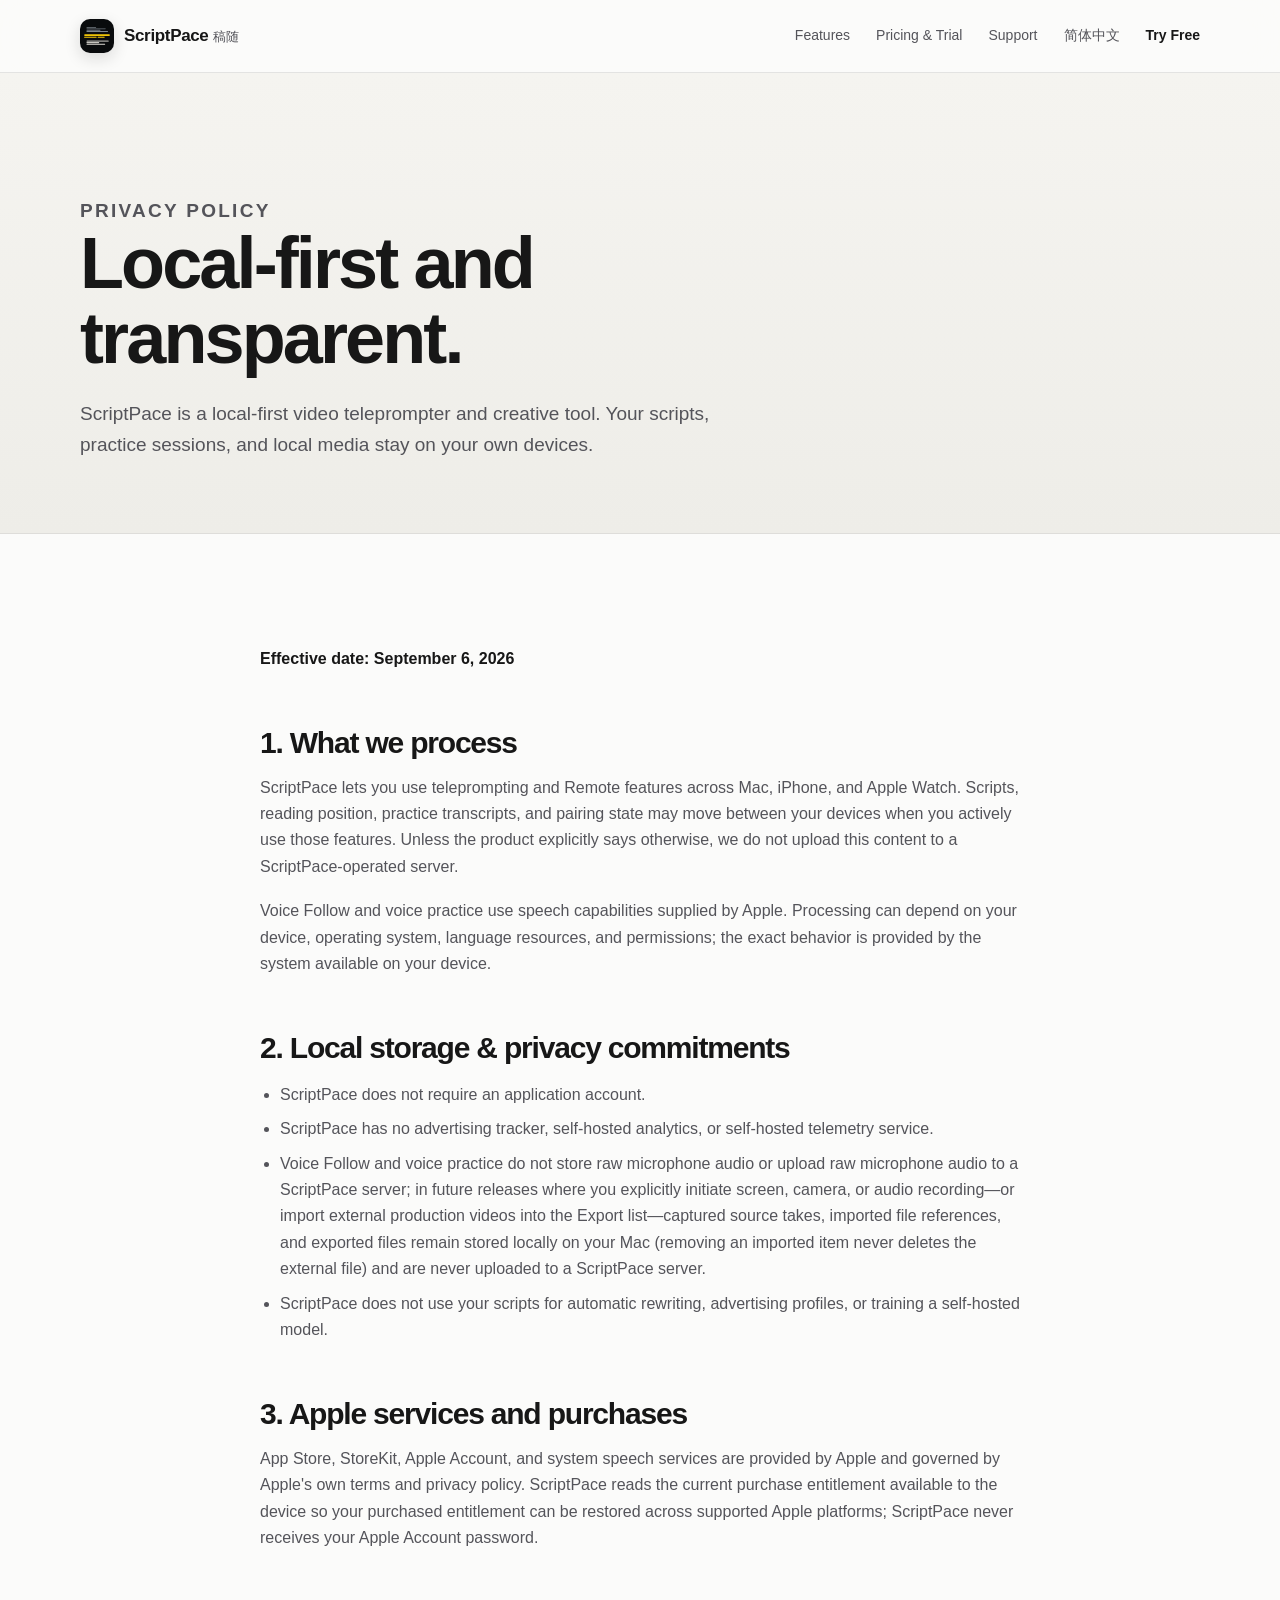
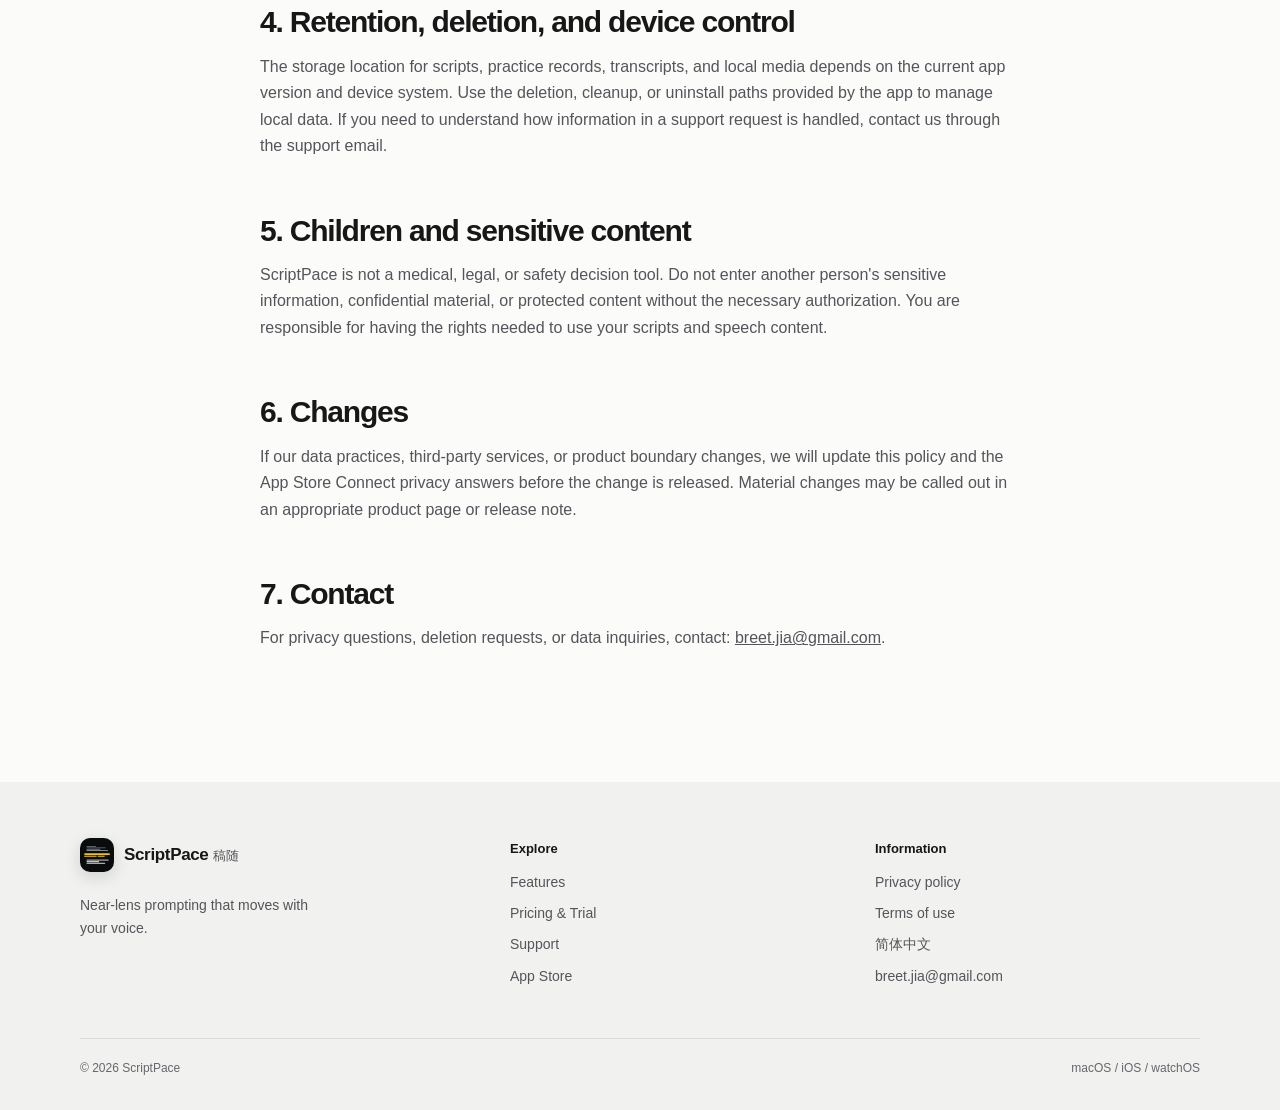
<file: en/privacy.html>
<!doctype html>
<html lang="en" dir="ltr">
  <head>
    <meta charset="utf-8">
    <meta name="viewport" content="width=device-width, initial-scale=1">
    <meta name="description" content="ScriptPace privacy policy covering scripts, voice practice, upcoming local recording media, Apple system speech services, and purchases.">
    <link rel="canonical" href="https://scriptpace.github.io/en/privacy.html">
    <link rel="alternate" hreflang="zh-Hans" href="https://scriptpace.github.io/zh-hans/privacy.html">
    <link rel="alternate" hreflang="en" href="https://scriptpace.github.io/en/privacy.html">
    <link rel="alternate" hreflang="x-default" href="https://scriptpace.github.io/en/privacy.html">
    <meta property="og:title" content="Privacy Policy — ScriptPace">
    <meta property="og:description" content="Local-first handling for scripts, voice practice, and recordings—no app account and no server uploads.">
    <meta property="og:type" content="website">
    <meta property="og:url" content="https://scriptpace.github.io/en/privacy.html">
    <meta property="og:site_name" content="ScriptPace">
    <meta property="og:locale" content="en_US">
    <meta property="og:locale:alternate" content="zh_CN">
    <meta property="og:image" content="https://scriptpace.github.io/assets/og/en/social-card.png">
    <meta property="og:image:width" content="1200">
    <meta property="og:image:height" content="630">
    <meta property="og:image:alt" content="ScriptPace privacy policy and local-first data boundary">
    <meta name="twitter:card" content="summary_large_image">
    <meta name="twitter:title" content="Privacy Policy — ScriptPace">
    <meta name="twitter:description" content="Learn how ScriptPace handles scripts, voice practice, and local media on your devices.">
    <meta name="twitter:image" content="https://scriptpace.github.io/assets/og/en/social-card.png">
    <title>Privacy Policy — ScriptPace</title>
    <link rel="stylesheet" href="../assets/css/site.css">
    <link rel="icon" type="image/png" href="../assets/brand/scriptpace-app-icon.png">
  </head>
  <body data-locale="en">
    <a class="skip-link" href="#main-content">Skip to content</a>
    <header class="site-header"><div class="site-header__inner"><a class="brand" href="index.html"><img class="brand__icon" src="../assets/brand/scriptpace-app-icon.png" alt="" width="34" height="34"><span>ScriptPace <span class="brand__english">稿随</span></span></a><nav class="site-nav" aria-label="Primary navigation"><a href="features.html">Features</a><a href="index.html#plans">Pricing &amp; Trial</a><a href="support.html">Support</a><a class="language-link" data-language-switch="zh-hans" href="../zh-hans/privacy.html">简体中文</a><a class="site-nav__cta" data-app-store-link href="https://apps.apple.com/app/id6805241939">Try Free</a></nav><button class="menu-toggle" type="button" aria-expanded="false" aria-controls="mobile-menu" data-menu-toggle><span class="sr-only">Open menu</span><svg viewBox="0 0 24 24" fill="none" stroke="currentColor" stroke-width="1.8" aria-hidden="true"><path d="M4 7h16M4 12h16M4 17h16"/></svg></button></div><nav class="mobile-menu" id="mobile-menu" aria-label="Mobile navigation" data-mobile-menu hidden><a href="features.html">Features</a><a href="index.html#plans">Pricing &amp; Trial</a><a href="support.html">Support</a><a data-language-switch="zh-hans" href="../zh-hans/privacy.html">简体中文</a><a data-app-store-link href="https://apps.apple.com/app/id6805241939">Start 7-Day Free Trial</a></nav></header>
    <main id="main-content"><section class="page-hero"><div class="container"><p class="eyebrow">Privacy policy</p><h1>Local-first and transparent.</h1><p>ScriptPace is a local-first video teleprompter and creative tool. Your scripts, practice sessions, and local media stay on your own devices.</p></div></section><section class="section"><div class="content-narrow prose"><p><strong>Effective date: September 6, 2026</strong></p><h2>1. What we process</h2><p>ScriptPace lets you use teleprompting and Remote features across Mac, iPhone, and Apple Watch. Scripts, reading position, practice transcripts, and pairing state may move between your devices when you actively use those features. Unless the product explicitly says otherwise, we do not upload this content to a ScriptPace-operated server.</p><p>Voice Follow and voice practice use speech capabilities supplied by Apple. Processing can depend on your device, operating system, language resources, and permissions; the exact behavior is provided by the system available on your device.</p><h2>2. Local storage &amp; privacy commitments</h2><ul><li>ScriptPace does not require an application account.</li><li>ScriptPace has no advertising tracker, self-hosted analytics, or self-hosted telemetry service.</li><li>Voice Follow and voice practice do not store raw microphone audio or upload raw microphone audio to a ScriptPace server; in future releases where you explicitly initiate screen, camera, or audio recording—or import external production videos into the Export list—captured source takes, imported file references, and exported files remain stored locally on your Mac (removing an imported item never deletes the external file) and are never uploaded to a ScriptPace server.</li><li>ScriptPace does not use your scripts for automatic rewriting, advertising profiles, or training a self-hosted model.</li></ul><h2>3. Apple services and purchases</h2><p>App Store, StoreKit, Apple Account, and system speech services are provided by Apple and governed by Apple's own terms and privacy policy. ScriptPace reads the current purchase entitlement available to the device so your purchased entitlement can be restored across supported Apple platforms; ScriptPace never receives your Apple Account password.</p><h2>4. Retention, deletion, and device control</h2><p>The storage location for scripts, practice records, transcripts, and local media depends on the current app version and device system. Use the deletion, cleanup, or uninstall paths provided by the app to manage local data. If you need to understand how information in a support request is handled, contact us through the support email.</p><h2>5. Children and sensitive content</h2><p>ScriptPace is not a medical, legal, or safety decision tool. Do not enter another person's sensitive information, confidential material, or protected content without the necessary authorization. You are responsible for having the rights needed to use your scripts and speech content.</p><h2>6. Changes</h2><p>If our data practices, third-party services, or product boundary changes, we will update this policy and the App Store Connect privacy answers before the change is released. Material changes may be called out in an appropriate product page or release note.</p><h2>7. Contact</h2><p>For privacy questions, deletion requests, or data inquiries, contact: <a data-support-email href="support.html#contact">support email</a>.</p></div></section></main>
    <footer class="site-footer"><div class="site-footer__inner"><div class="site-footer__brand"><a class="brand" href="index.html"><img class="brand__icon" src="../assets/brand/scriptpace-app-icon.png" alt="" width="34" height="34"><span>ScriptPace <span class="brand__english">稿随</span></span></a><p>Near-lens prompting that moves with your voice.</p></div><div><p class="site-footer__heading">Explore</p><div class="site-footer__links"><a href="features.html">Features</a><a href="index.html#plans">Pricing &amp; Trial</a><a href="support.html">Support</a><a data-app-store-link href="https://apps.apple.com/app/id6805241939">App Store</a></div></div><div><p class="site-footer__heading">Information</p><div class="site-footer__links"><a href="privacy.html" aria-current="page">Privacy policy</a><a href="terms.html">Terms of use</a><a data-language-switch="zh-hans" href="../zh-hans/privacy.html">简体中文</a><a data-support-email href="support.html#contact">Support email</a></div></div></div><div class="site-footer__inner site-footer__bottom"><span>© <span data-current-year>2026</span> ScriptPace</span><span>macOS / iOS / watchOS</span></div></footer>
    <script src="../site-config.js"></script><script src="../assets/js/site.js"></script>
  </body>
</html>
</file>
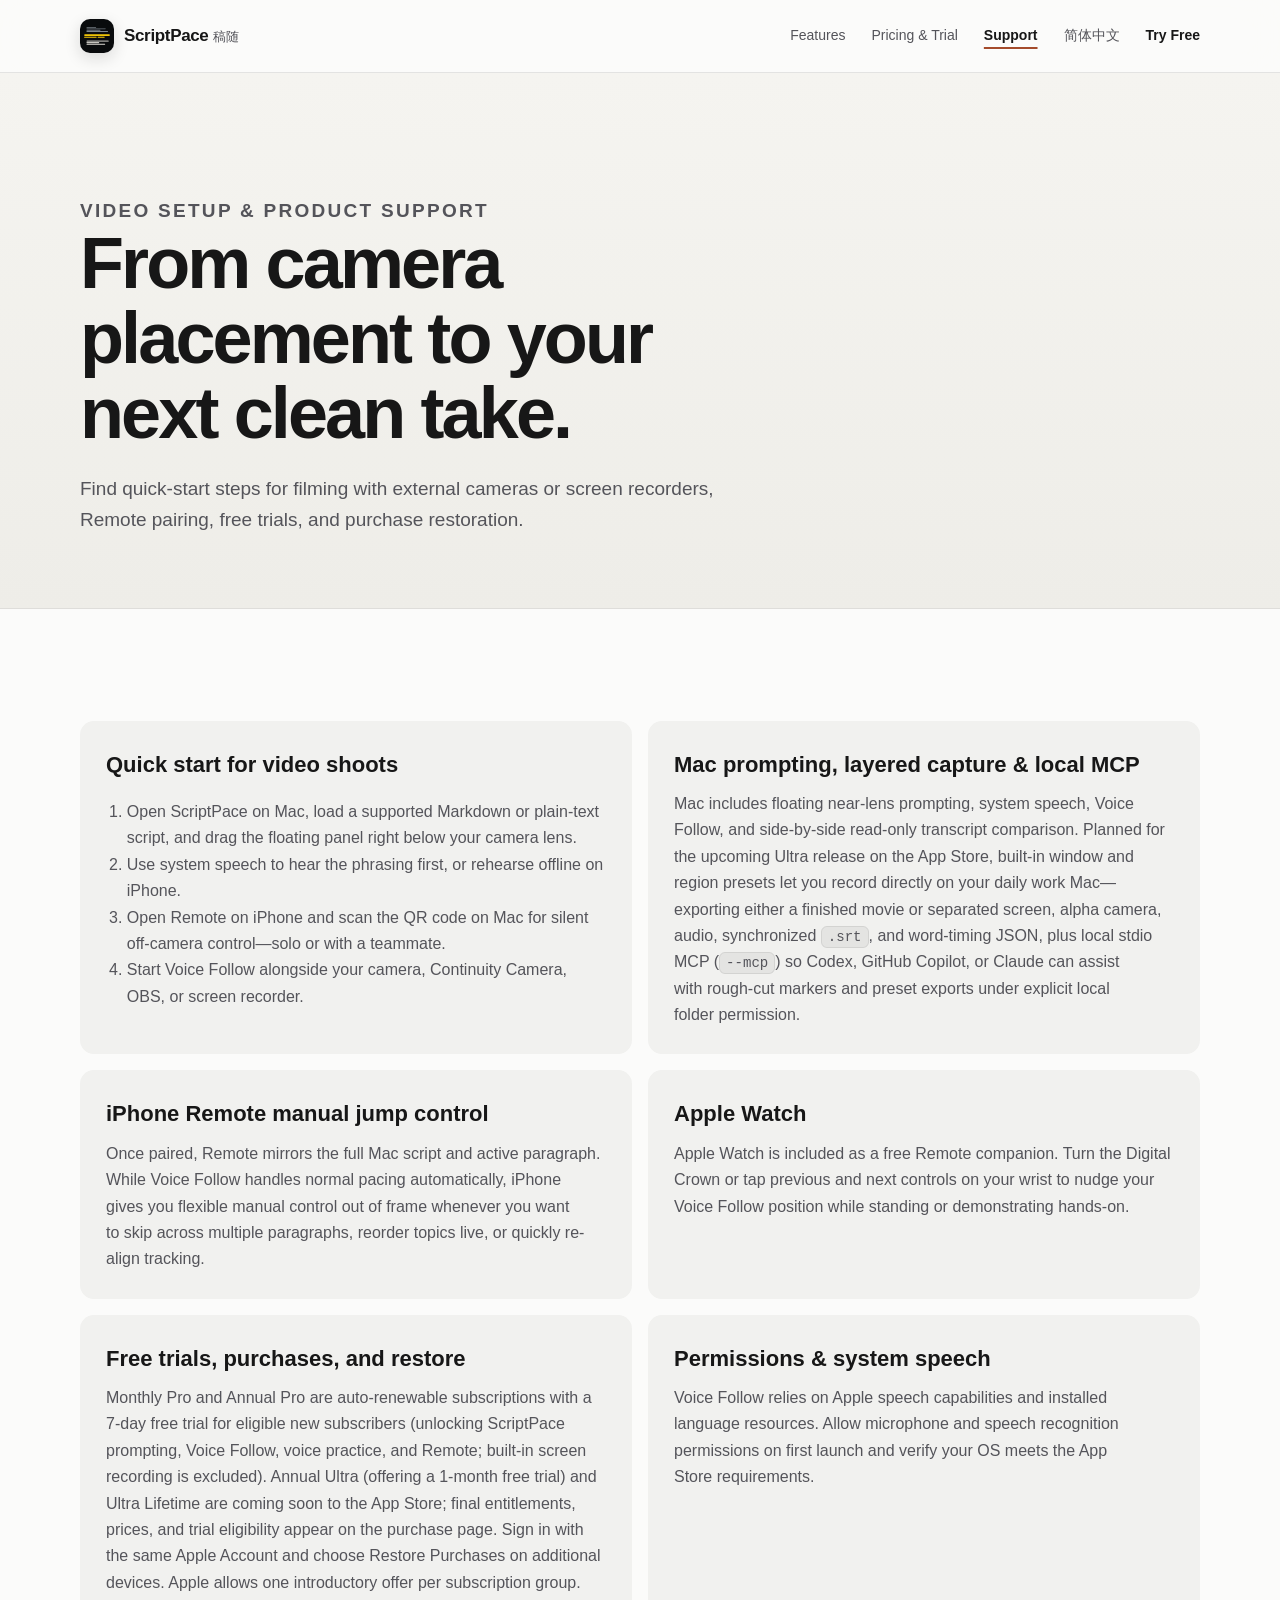
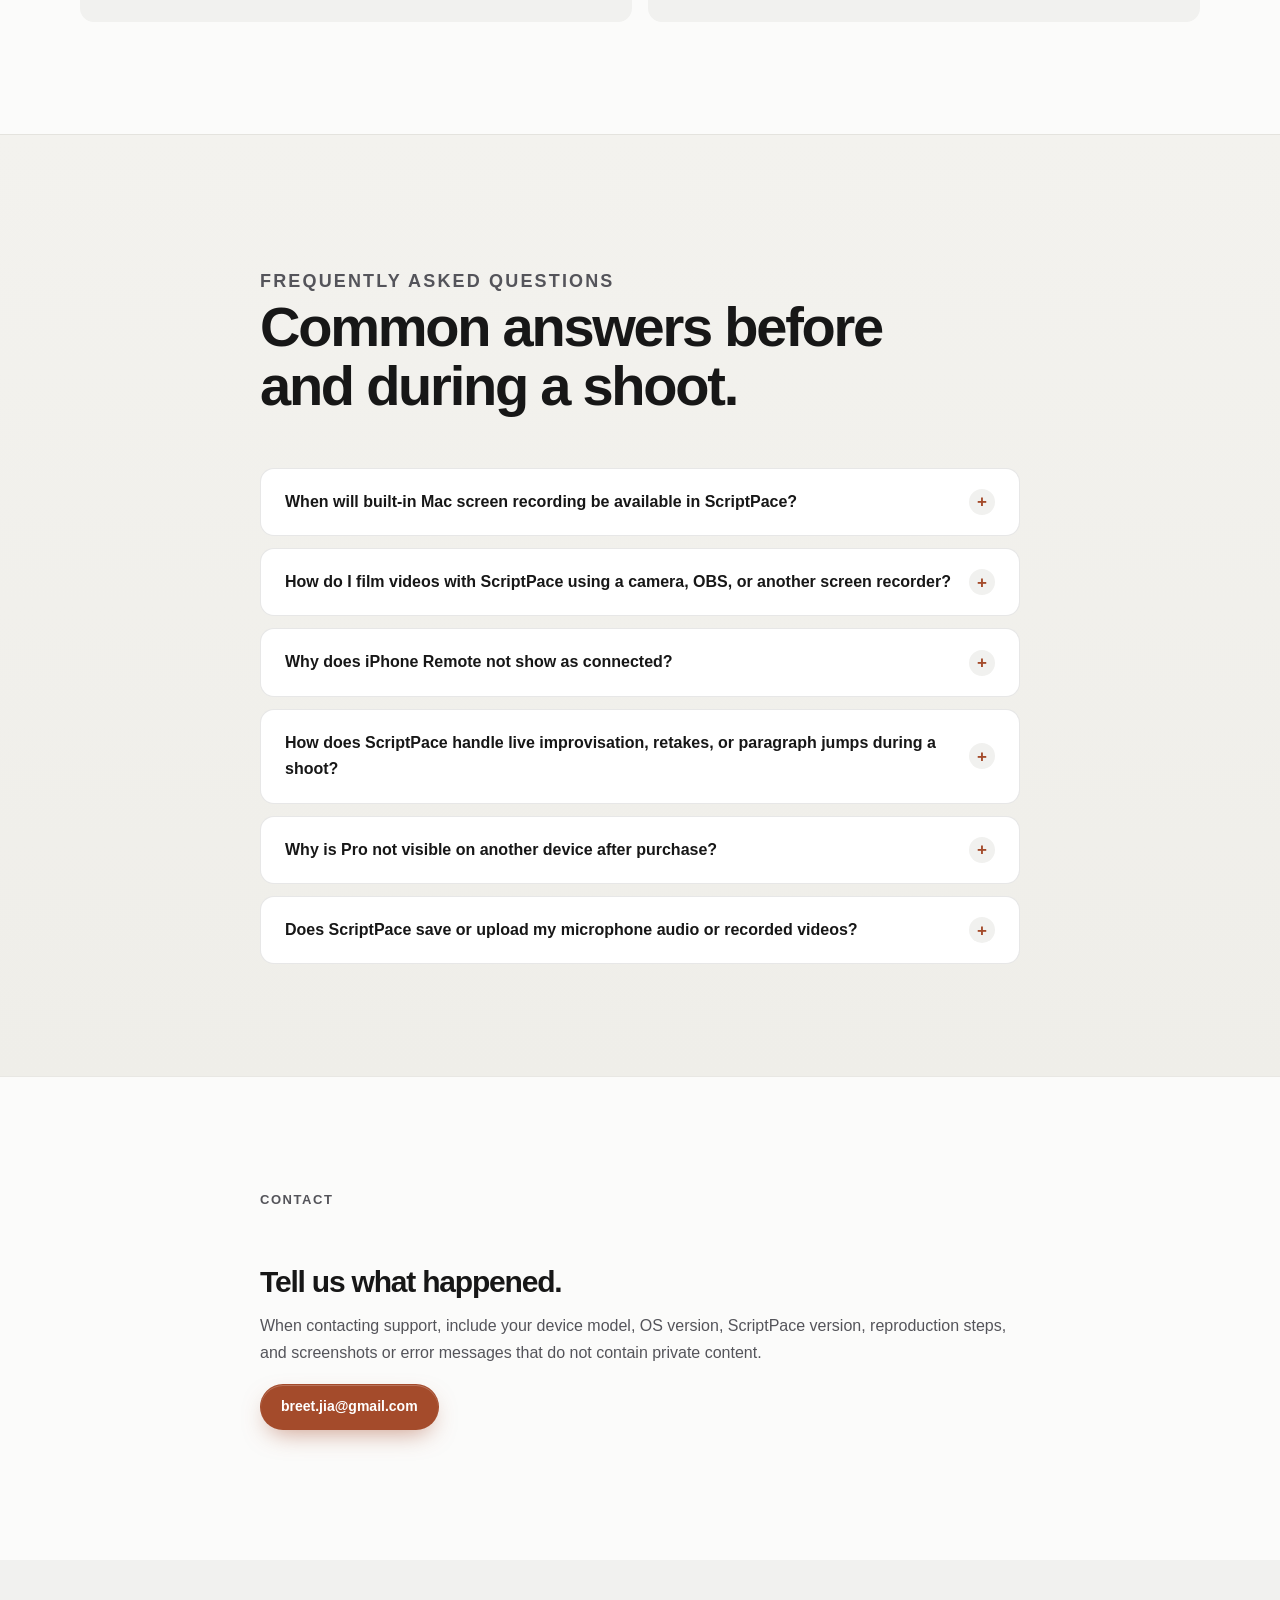
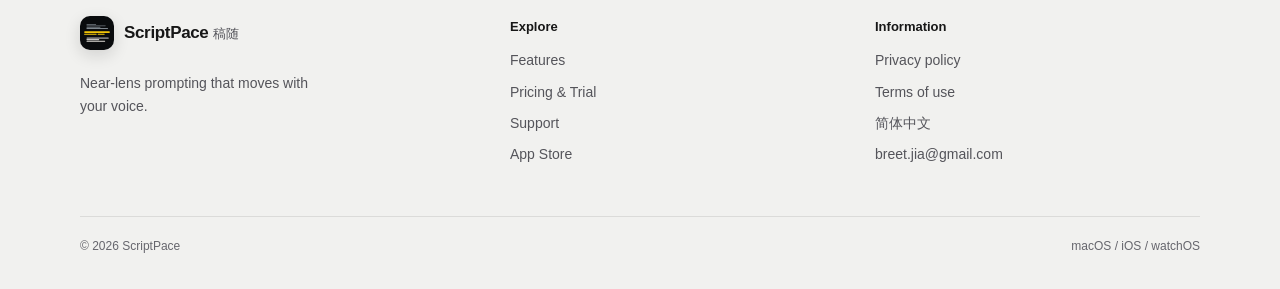
<file: en/support.html>
<!doctype html>
<html lang="en" dir="ltr">
  <head>
    <meta charset="utf-8">
    <meta name="viewport" content="width=device-width, initial-scale=1">
    <meta name="description" content="ScriptPace video-shoot setup and support: pair the floating Mac teleprompter with cameras or OBS, connect iPhone Remote and Apple Watch, restore purchases, and troubleshoot common questions.">
    <link rel="canonical" href="https://scriptpace.github.io/en/support.html">
    <link rel="alternate" hreflang="zh-Hans" href="https://scriptpace.github.io/zh-hans/support.html">
    <link rel="alternate" hreflang="en" href="https://scriptpace.github.io/en/support.html">
    <link rel="alternate" hreflang="x-default" href="https://scriptpace.github.io/en/support.html">
    <meta property="og:title" content="Support &amp; FAQ — ScriptPace Mac Teleprompter &amp; Remote Setup Guide">
    <meta property="og:description" content="Set up near-lens Mac prompting with cameras or OBS, pair iPhone Remote and Apple Watch, and find answers to common questions.">
    <meta property="og:type" content="website">
    <meta property="og:url" content="https://scriptpace.github.io/en/support.html">
    <meta property="og:site_name" content="ScriptPace">
    <meta property="og:locale" content="en_US">
    <meta property="og:locale:alternate" content="zh_CN">
    <meta property="og:image" content="https://scriptpace.github.io/assets/og/en/social-card.png">
    <meta property="og:image:width" content="1200">
    <meta property="og:image:height" content="630">
    <meta property="og:image:alt" content="ScriptPace Mac teleprompter setup and support guide">
    <meta name="twitter:card" content="summary_large_image">
    <meta name="twitter:title" content="Support &amp; FAQ — ScriptPace Mac Teleprompter &amp; Remote Setup Guide">
    <meta name="twitter:description" content="Quick-start steps for filming with ScriptPace alongside cameras or OBS, pairing Remote, and restoring purchases.">
    <meta name="twitter:image" content="https://scriptpace.github.io/assets/og/en/social-card.png">
    <title>Support &amp; FAQ — ScriptPace Mac Teleprompter &amp; Remote Setup Guide</title>
    <link rel="stylesheet" href="../assets/css/site.css">
    <link rel="icon" type="image/png" href="../assets/brand/scriptpace-app-icon.png">
    <script type="application/ld+json">
      {
        "@context": "https://schema.org",
        "@type": "FAQPage",
        "mainEntity": [
          {
            "@type": "Question",
            "name": "When will built-in Mac screen recording be available in ScriptPace?",
            "acceptedAnswer": {
              "@type": "Answer",
              "text": "Coming soon. ScriptPace includes the floating Mac teleprompter, Voice Follow, voice practice, transcript comparison, and iPhone / Apple Watch Remote. Built-in Mac screen, camera, and audio recording—along with layered media export, synchronized SRT and word-timing JSON, local MCP integration for Codex, GitHub Copilot, and Claude, and script-folder archiving—is releasing soon on the App Store."
            }
          },
          {
            "@type": "Question",
            "name": "How do I film videos with ScriptPace using a camera, OBS, or another screen recorder?",
            "acceptedAnswer": {
              "@type": "Answer",
              "text": "Open your script on Mac, place the floating ScriptPace window right below your webcam or camera lens, turn on Voice Follow, and start your camera, Continuity Camera, OBS, or QuickTime recording as usual. Keep iPhone Remote or Apple Watch nearby to step between paragraphs silently off-camera."
            }
          },
          {
            "@type": "Question",
            "name": "Why does iPhone Remote not show as connected?",
            "acceptedAnswer": {
              "@type": "Answer",
              "text": "Confirm ScriptPace is open on both Mac and iPhone, scan the QR code currently shown on Mac again, allow local-network discovery permissions, and keep both devices on a compatible network. If the connection drops, return to Remote and scan again."
            }
          },
          {
            "@type": "Question",
            "name": "How does ScriptPace handle live improvisation, retakes, or paragraph jumps during a shoot?",
            "acceptedAnswer": {
              "@type": "Answer",
              "text": "Voice Follow tracks your spoken script content automatically: it pauses on the current line while you elaborate around your draft, catches up when you return, and rewinds on your rerecord command. Whenever you want to skip across several paragraphs at once, reorder sections live, or quickly correct a rare tracking hiccup, use manual controls on iPhone Remote or turn the Apple Watch Digital Crown to jump straight to the new starting paragraph."
            }
          },
          {
            "@type": "Question",
            "name": "Why is Pro not visible on another device after purchase?",
            "acceptedAnswer": {
              "@type": "Answer",
              "text": "Make sure both devices are signed in to the same Apple Account, then choose Restore Purchases on the other device. Universal Purchase shares the Apple entitlement without creating a separate server account."
            }
          },
          {
            "@type": "Question",
            "name": "Does ScriptPace save or upload my microphone audio or recorded videos?",
            "acceptedAnswer": {
              "@type": "Answer",
              "text": "Voice Follow and voice practice never save raw microphone audio. The upcoming built-in recorder keeps captured takes and imported production videos locally on your Mac—removing an imported clip never deletes the external file—and never uploads media to ScriptPace servers."
            }
          }
        ]
      }
    </script>
  </head>
  <body data-locale="en">
    <a class="skip-link" href="#main-content">Skip to content</a>
    <header class="site-header"><div class="site-header__inner"><a class="brand" href="index.html"><img class="brand__icon" src="../assets/brand/scriptpace-app-icon.png" alt="" width="34" height="34"><span>ScriptPace <span class="brand__english">稿随</span></span></a><nav class="site-nav" aria-label="Primary navigation"><a href="features.html">Features</a><a href="index.html#plans">Pricing &amp; Trial</a><a href="support.html" aria-current="page">Support</a><a class="language-link" data-language-switch="zh-hans" href="../zh-hans/support.html">简体中文</a><a class="site-nav__cta" data-app-store-link href="https://apps.apple.com/app/id6805241939">Try Free</a></nav><button class="menu-toggle" type="button" aria-expanded="false" aria-controls="mobile-menu" data-menu-toggle><span class="sr-only">Open menu</span><svg viewBox="0 0 24 24" fill="none" stroke="currentColor" stroke-width="1.8" aria-hidden="true"><path d="M4 7h16M4 12h16M4 17h16"/></svg></button></div><nav class="mobile-menu" id="mobile-menu" aria-label="Mobile navigation" data-mobile-menu hidden><a href="features.html">Features</a><a href="index.html#plans">Pricing &amp; Trial</a><a href="support.html" aria-current="page">Support</a><a data-language-switch="zh-hans" href="../zh-hans/support.html">简体中文</a><a data-app-store-link href="https://apps.apple.com/app/id6805241939">Start 7-Day Free Trial</a></nav></header>
    <main id="main-content">
      <section class="page-hero"><div class="container"><p class="eyebrow">Video setup &amp; product support</p><h1>From camera placement to your next clean take.</h1><p>Find quick-start steps for filming with external cameras or screen recorders, Remote pairing, free trials, and purchase restoration.</p></div></section>
      <section class="section"><div class="container"><div class="support-grid"><article class="support-card"><h2>Quick start for video shoots</h2><ol><li>Open ScriptPace on Mac, load a supported Markdown or plain-text script, and drag the floating panel right below your camera lens.</li><li>Use system speech to hear the phrasing first, or rehearse offline on iPhone.</li><li>Open Remote on iPhone and scan the QR code on Mac for silent off-camera control—solo or with a teammate.</li><li>Start Voice Follow alongside your camera, Continuity Camera, OBS, or screen recorder.</li></ol></article><article class="support-card"><h2>Mac prompting, layered capture &amp; local MCP</h2><p>Mac includes floating near-lens prompting, system speech, Voice Follow, and side-by-side read-only transcript comparison. Planned for the upcoming Ultra release on the App Store, built-in window and region presets let you record directly on your daily work Mac—exporting either a finished movie or separated screen, alpha camera, audio, synchronized <code>.srt</code>, and word-timing JSON, plus local stdio MCP (<code>--mcp</code>) so Codex, GitHub Copilot, or Claude can assist with rough-cut markers and preset exports under explicit local folder permission.</p></article><article class="support-card"><h2>iPhone Remote manual jump control</h2><p>Once paired, Remote mirrors the full Mac script and active paragraph. While Voice Follow handles normal pacing automatically, iPhone gives you flexible manual control out of frame whenever you want to skip across multiple paragraphs, reorder topics live, or quickly re-align tracking.</p></article><article class="support-card"><h2>Apple Watch</h2><p>Apple Watch is included as a free Remote companion. Turn the Digital Crown or tap previous and next controls on your wrist to nudge your Voice Follow position while standing or demonstrating hands-on.</p></article><article class="support-card"><h2>Free trials, purchases, and restore</h2><p>Monthly Pro and Annual Pro are auto-renewable subscriptions with a 7-day free trial for eligible new subscribers (unlocking ScriptPace prompting, Voice Follow, voice practice, and Remote; built-in screen recording is excluded). Annual Ultra (offering a 1-month free trial) and Ultra Lifetime are coming soon to the App Store; final entitlements, prices, and trial eligibility appear on the purchase page. Sign in with the same Apple Account and choose Restore Purchases on additional devices. Apple allows one introductory offer per subscription group.</p></article><article class="support-card"><h2>Permissions &amp; system speech</h2><p>Voice Follow relies on Apple speech capabilities and installed language resources. Allow microphone and speech recognition permissions on first launch and verify your OS meets the App Store requirements.</p></article></div></div></section>
      <section class="section section--soft"><div class="content-narrow"><div class="section__heading"><p class="eyebrow">Frequently asked questions</p><h2>Common answers before and during a shoot.</h2></div><div class="faq-list"><details><summary>When will built-in Mac screen recording be available in ScriptPace?</summary><p>Coming soon. ScriptPace includes the floating Mac teleprompter, Voice Follow, voice practice, transcript comparison, and iPhone / Apple Watch Remote (with a 7-day free trial on Pro). Built-in Mac screen, camera, and audio recording—along with layered media export, synchronized SRT and word-timing JSON, local MCP integration for Codex, GitHub Copilot, and Claude, and script-folder archiving—is releasing soon with Ultra (including a 1-month free trial on Annual Ultra).</p></details><details><summary>How do I film videos with ScriptPace using a camera, OBS, or another screen recorder?</summary><p>Open your script on Mac, place the floating ScriptPace window right below your webcam or camera lens, turn on Voice Follow, and start your camera, Continuity Camera, OBS, or QuickTime recording as usual. Keep iPhone Remote or Apple Watch nearby to step between paragraphs silently off camera.</p></details><details><summary>Why does iPhone Remote not show as connected?</summary><p>Confirm ScriptPace is open on both Mac and iPhone, scan the QR code currently shown on Mac again, allow local-network discovery permissions, and keep both devices on a compatible network. If the connection drops, return to Remote and scan again.</p></details><details><summary>How does ScriptPace handle live improvisation, retakes, or paragraph jumps during a shoot?</summary><p>Voice Follow tracks your spoken script content automatically: it pauses on the current line while you elaborate around your draft, catches up when you return, and rewinds on your rerecord command. Whenever you want to skip across several paragraphs at once, reorder sections live, or quickly correct a rare tracking hiccup, use manual controls on iPhone Remote or turn the Apple Watch Digital Crown to jump straight to the new starting paragraph.</p></details><details><summary>Why is Pro not visible on another device after purchase?</summary><p>Make sure both devices are signed in to the same Apple Account, then choose Restore Purchases on the other device. Universal Purchase shares the Apple entitlement without creating a separate server account.</p></details><details><summary>Does ScriptPace save or upload my microphone audio or recorded videos?</summary><p>Voice Follow and voice practice never save raw microphone audio. The upcoming built-in recorder keeps captured takes and imported production videos locally on your Mac—removing an imported clip never deletes the external file—and never uploads media to ScriptPace servers. See the privacy policy for full details.</p></details></div></div></section>
      <section class="section" id="contact"><div class="content-narrow prose"><p class="eyebrow">Contact</p><h2>Tell us what happened.</h2><p>When contacting support, include your device model, OS version, ScriptPace version, reproduction steps, and screenshots or error messages that do not contain private content.</p><p><a class="button button--primary" data-support-email href="#contact">Support email</a></p></div></section>
    </main>
    <footer class="site-footer"><div class="site-footer__inner"><div class="site-footer__brand"><a class="brand" href="index.html"><img class="brand__icon" src="../assets/brand/scriptpace-app-icon.png" alt="" width="34" height="34"><span>ScriptPace <span class="brand__english">稿随</span></span></a><p>Near-lens prompting that moves with your voice.</p></div><div><p class="site-footer__heading">Explore</p><div class="site-footer__links"><a href="features.html">Features</a><a href="index.html#plans">Pricing &amp; Trial</a><a href="support.html">Support</a><a data-app-store-link href="https://apps.apple.com/app/id6805241939">App Store</a></div></div><div><p class="site-footer__heading">Information</p><div class="site-footer__links"><a href="privacy.html">Privacy policy</a><a href="terms.html">Terms of use</a><a data-language-switch="zh-hans" href="../zh-hans/support.html">简体中文</a><a data-support-email href="#contact">Support email</a></div></div></div><div class="site-footer__inner site-footer__bottom"><span>© <span data-current-year>2026</span> ScriptPace</span><span>macOS / iOS / watchOS</span></div></footer>
    <script src="../site-config.js"></script><script src="../assets/js/site.js"></script>
  </body>
</html>
</file>
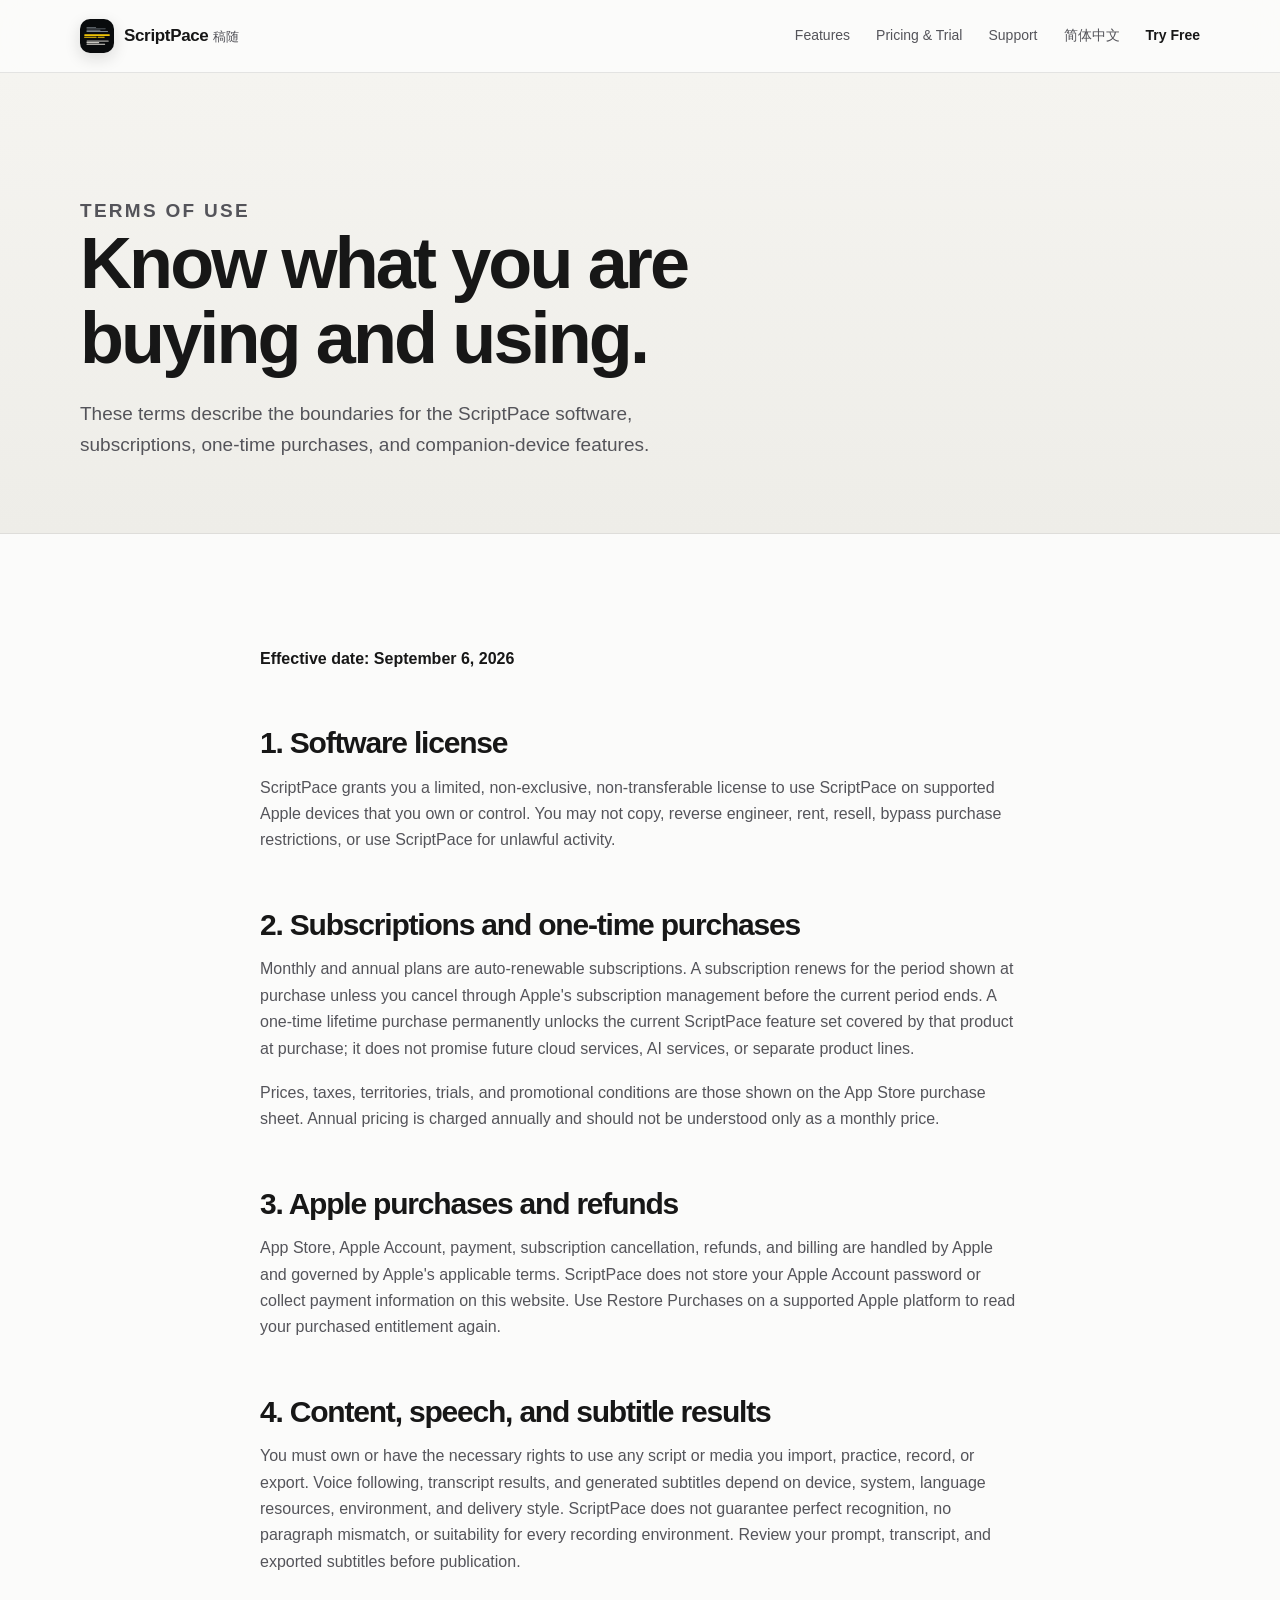
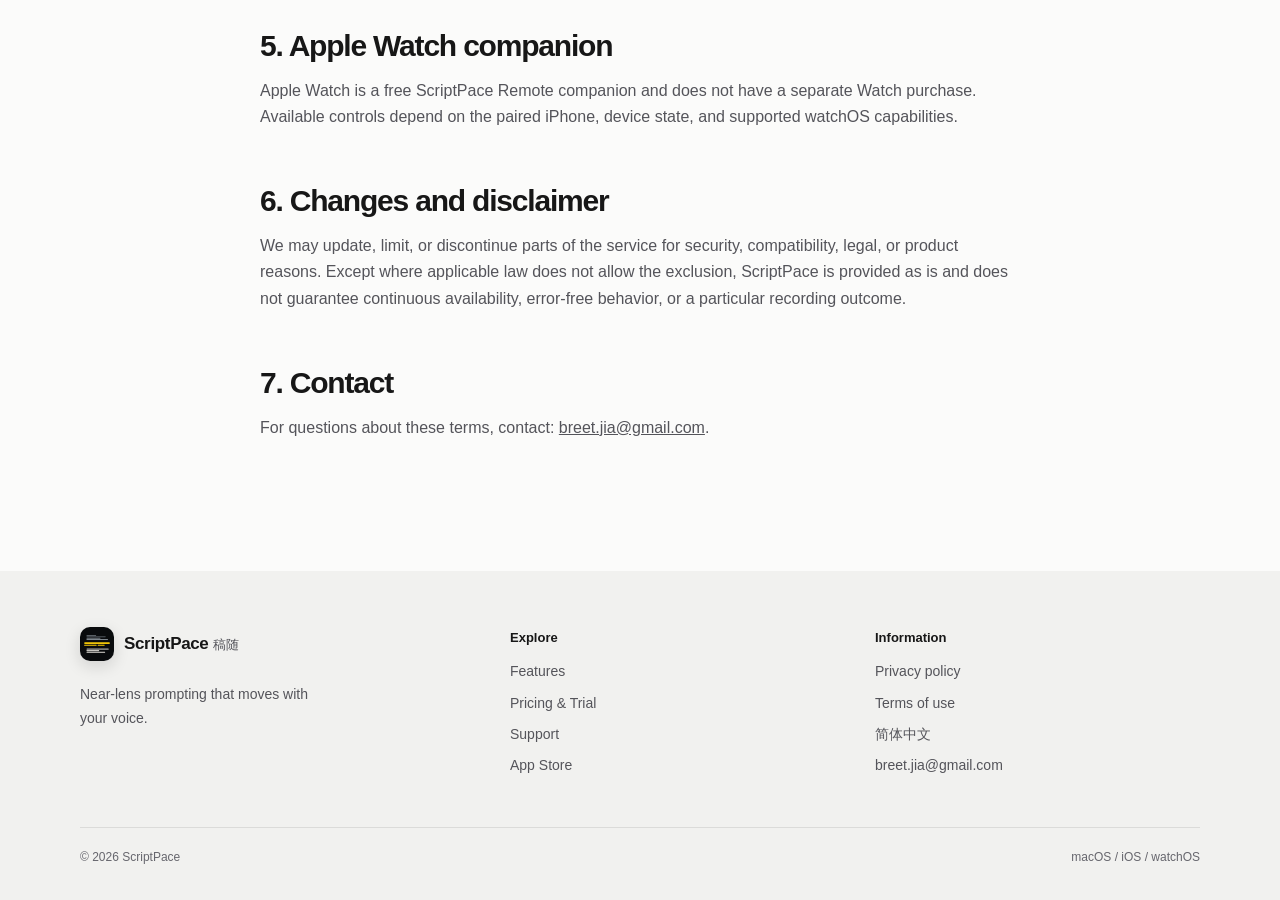
<file: en/terms.html>
<!doctype html>
<html lang="en" dir="ltr">
  <head>
    <meta charset="utf-8">
    <meta name="viewport" content="width=device-width, initial-scale=1">
    <meta name="description" content="ScriptPace terms of use covering the software license, auto-renewable subscriptions, one-time lifetime purchases, App Store billing, and speech/subtitle boundaries.">
    <link rel="canonical" href="https://scriptpace.github.io/en/terms.html">
    <link rel="alternate" hreflang="zh-Hans" href="https://scriptpace.github.io/zh-hans/terms.html">
    <link rel="alternate" hreflang="en" href="https://scriptpace.github.io/en/terms.html">
    <link rel="alternate" hreflang="x-default" href="https://scriptpace.github.io/en/terms.html">
    <meta property="og:title" content="Terms of Use — ScriptPace">
    <meta property="og:description" content="Terms governing the ScriptPace software license, subscriptions, one-time purchases, and companion features.">
    <meta property="og:type" content="website">
    <meta property="og:url" content="https://scriptpace.github.io/en/terms.html">
    <meta property="og:site_name" content="ScriptPace">
    <meta property="og:locale" content="en_US">
    <meta property="og:locale:alternate" content="zh_CN">
    <meta property="og:image" content="https://scriptpace.github.io/assets/og/en/social-card.png">
    <meta property="og:image:width" content="1200">
    <meta property="og:image:height" content="630">
    <meta property="og:image:alt" content="ScriptPace terms of use">
    <meta name="twitter:card" content="summary_large_image">
    <meta name="twitter:title" content="Terms of Use — ScriptPace">
    <meta name="twitter:description" content="Software license, subscription, and purchase terms for ScriptPace.">
    <meta name="twitter:image" content="https://scriptpace.github.io/assets/og/en/social-card.png">
    <title>Terms of Use — ScriptPace</title>
    <link rel="stylesheet" href="../assets/css/site.css">
    <link rel="icon" type="image/png" href="../assets/brand/scriptpace-app-icon.png">
  </head>
  <body data-locale="en">
    <a class="skip-link" href="#main-content">Skip to content</a>
    <header class="site-header"><div class="site-header__inner"><a class="brand" href="index.html"><img class="brand__icon" src="../assets/brand/scriptpace-app-icon.png" alt="" width="34" height="34"><span>ScriptPace <span class="brand__english">稿随</span></span></a><nav class="site-nav" aria-label="Primary navigation"><a href="features.html">Features</a><a href="index.html#plans">Pricing &amp; Trial</a><a href="support.html">Support</a><a class="language-link" data-language-switch="zh-hans" href="../zh-hans/terms.html">简体中文</a><a class="site-nav__cta" data-app-store-link href="https://apps.apple.com/app/id6805241939">Try Free</a></nav><button class="menu-toggle" type="button" aria-expanded="false" aria-controls="mobile-menu" data-menu-toggle><span class="sr-only">Open menu</span><svg viewBox="0 0 24 24" fill="none" stroke="currentColor" stroke-width="1.8" aria-hidden="true"><path d="M4 7h16M4 12h16M4 17h16"/></svg></button></div><nav class="mobile-menu" id="mobile-menu" aria-label="Mobile navigation" data-mobile-menu hidden><a href="features.html">Features</a><a href="index.html#plans">Pricing &amp; Trial</a><a href="support.html">Support</a><a data-language-switch="zh-hans" href="../zh-hans/terms.html">简体中文</a><a data-app-store-link href="https://apps.apple.com/app/id6805241939">Start 7-Day Free Trial</a></nav></header>
    <main id="main-content"><section class="page-hero"><div class="container"><p class="eyebrow">Terms of use</p><h1>Know what you are buying and using.</h1><p>These terms describe the boundaries for the ScriptPace software, subscriptions, one-time purchases, and companion-device features.</p></div></section><section class="section"><div class="content-narrow prose"><p><strong>Effective date: September 6, 2026</strong></p><h2>1. Software license</h2><p>ScriptPace grants you a limited, non-exclusive, non-transferable license to use ScriptPace on supported Apple devices that you own or control. You may not copy, reverse engineer, rent, resell, bypass purchase restrictions, or use ScriptPace for unlawful activity.</p><h2>2. Subscriptions and one-time purchases</h2><p>Monthly and annual plans are auto-renewable subscriptions. A subscription renews for the period shown at purchase unless you cancel through Apple's subscription management before the current period ends. A one-time lifetime purchase permanently unlocks the current ScriptPace feature set covered by that product at purchase; it does not promise future cloud services, AI services, or separate product lines.</p><p>Prices, taxes, territories, trials, and promotional conditions are those shown on the App Store purchase sheet. Annual pricing is charged annually and should not be understood only as a monthly price.</p><h2>3. Apple purchases and refunds</h2><p>App Store, Apple Account, payment, subscription cancellation, refunds, and billing are handled by Apple and governed by Apple's applicable terms. ScriptPace does not store your Apple Account password or collect payment information on this website. Use Restore Purchases on a supported Apple platform to read your purchased entitlement again.</p><h2>4. Content, speech, and subtitle results</h2><p>You must own or have the necessary rights to use any script or media you import, practice, record, or export. Voice following, transcript results, and generated subtitles depend on device, system, language resources, environment, and delivery style. ScriptPace does not guarantee perfect recognition, no paragraph mismatch, or suitability for every recording environment. Review your prompt, transcript, and exported subtitles before publication.</p><h2>5. Apple Watch companion</h2><p>Apple Watch is a free ScriptPace Remote companion and does not have a separate Watch purchase. Available controls depend on the paired iPhone, device state, and supported watchOS capabilities.</p><h2>6. Changes and disclaimer</h2><p>We may update, limit, or discontinue parts of the service for security, compatibility, legal, or product reasons. Except where applicable law does not allow the exclusion, ScriptPace is provided as is and does not guarantee continuous availability, error-free behavior, or a particular recording outcome.</p><h2>7. Contact</h2><p>For questions about these terms, contact: <a data-support-email href="support.html#contact">support email</a>.</p></div></section></main>
    <footer class="site-footer"><div class="site-footer__inner"><div class="site-footer__brand"><a class="brand" href="index.html"><img class="brand__icon" src="../assets/brand/scriptpace-app-icon.png" alt="" width="34" height="34"><span>ScriptPace <span class="brand__english">稿随</span></span></a><p>Near-lens prompting that moves with your voice.</p></div><div><p class="site-footer__heading">Explore</p><div class="site-footer__links"><a href="features.html">Features</a><a href="index.html#plans">Pricing &amp; Trial</a><a href="support.html">Support</a><a data-app-store-link href="https://apps.apple.com/app/id6805241939">App Store</a></div></div><div><p class="site-footer__heading">Information</p><div class="site-footer__links"><a href="privacy.html">Privacy policy</a><a href="terms.html" aria-current="page">Terms of use</a><a data-language-switch="zh-hans" href="../zh-hans/terms.html">简体中文</a><a data-support-email href="support.html#contact">Support email</a></div></div></div><div class="site-footer__inner site-footer__bottom"><span>© <span data-current-year>2026</span> ScriptPace</span><span>macOS / iOS / watchOS</span></div></footer>
    <script src="../site-config.js"></script><script src="../assets/js/site.js"></script>
  </body>
</html>
</file>
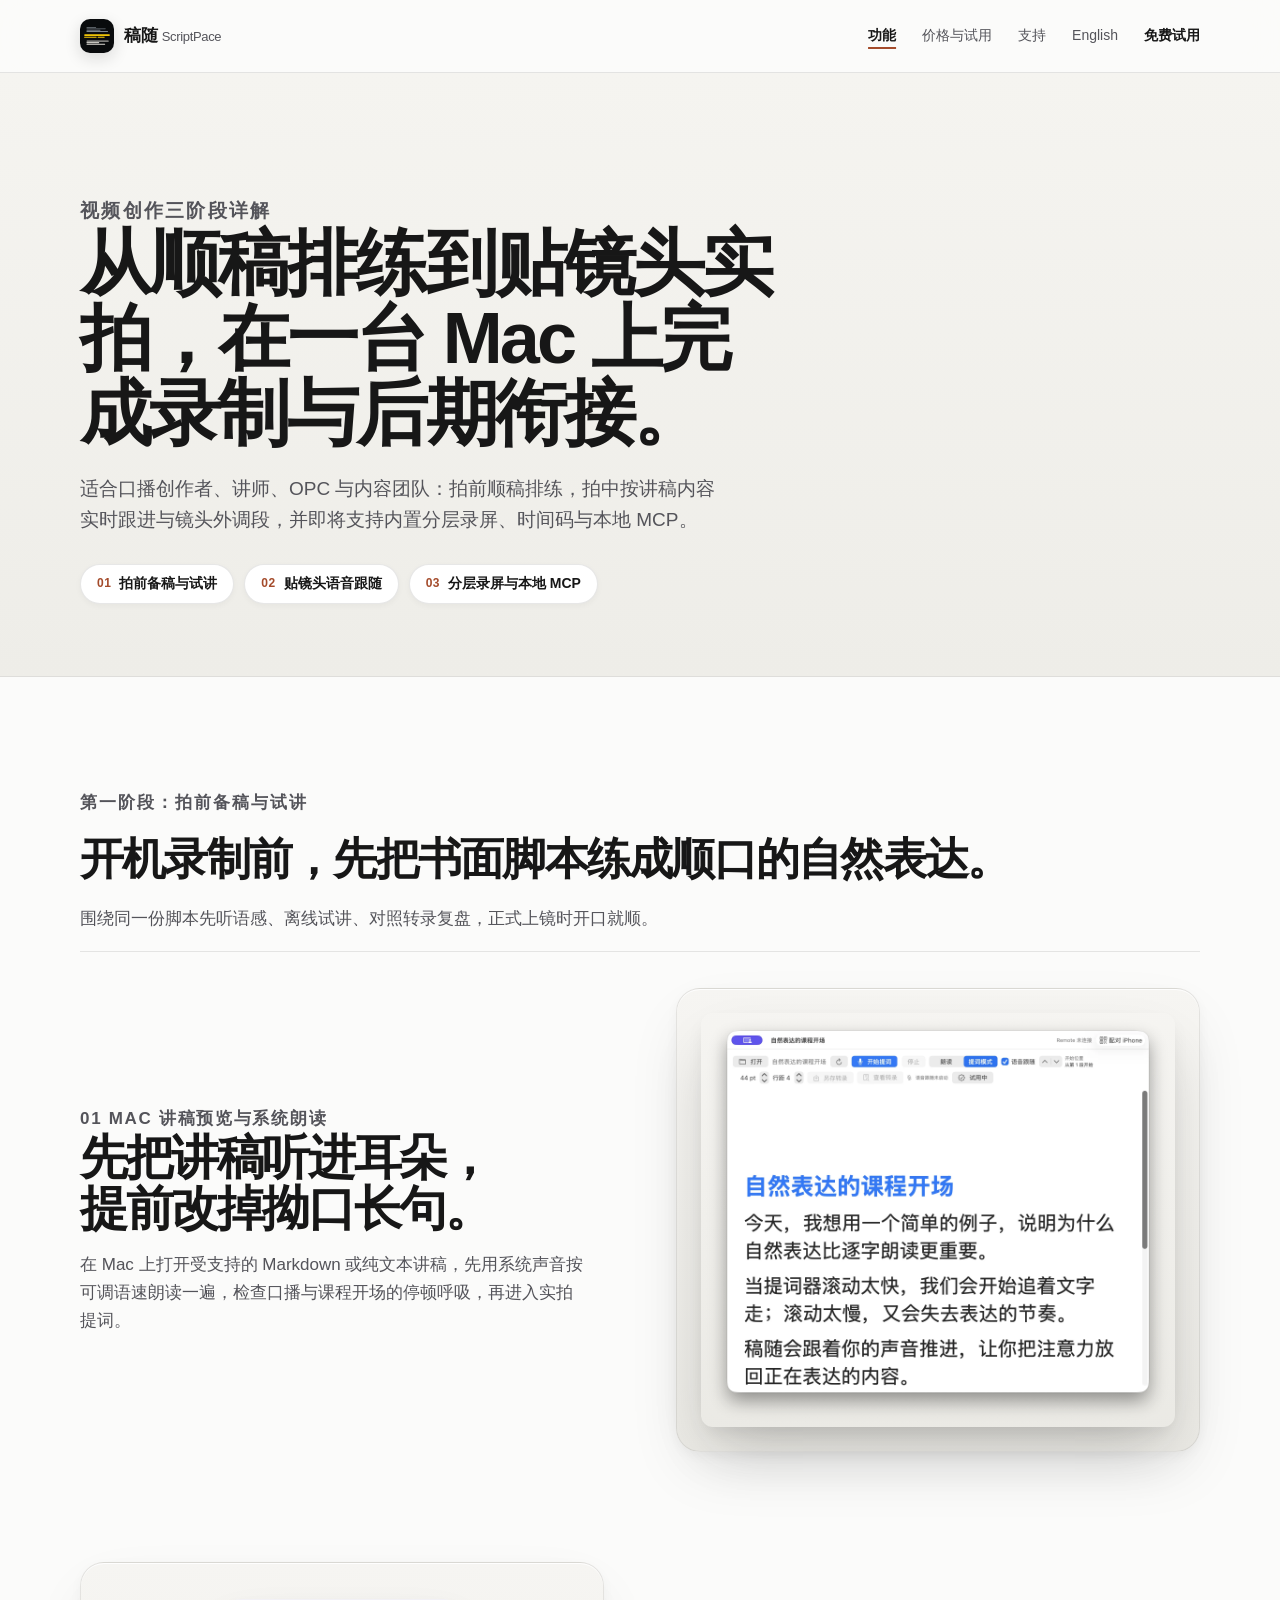
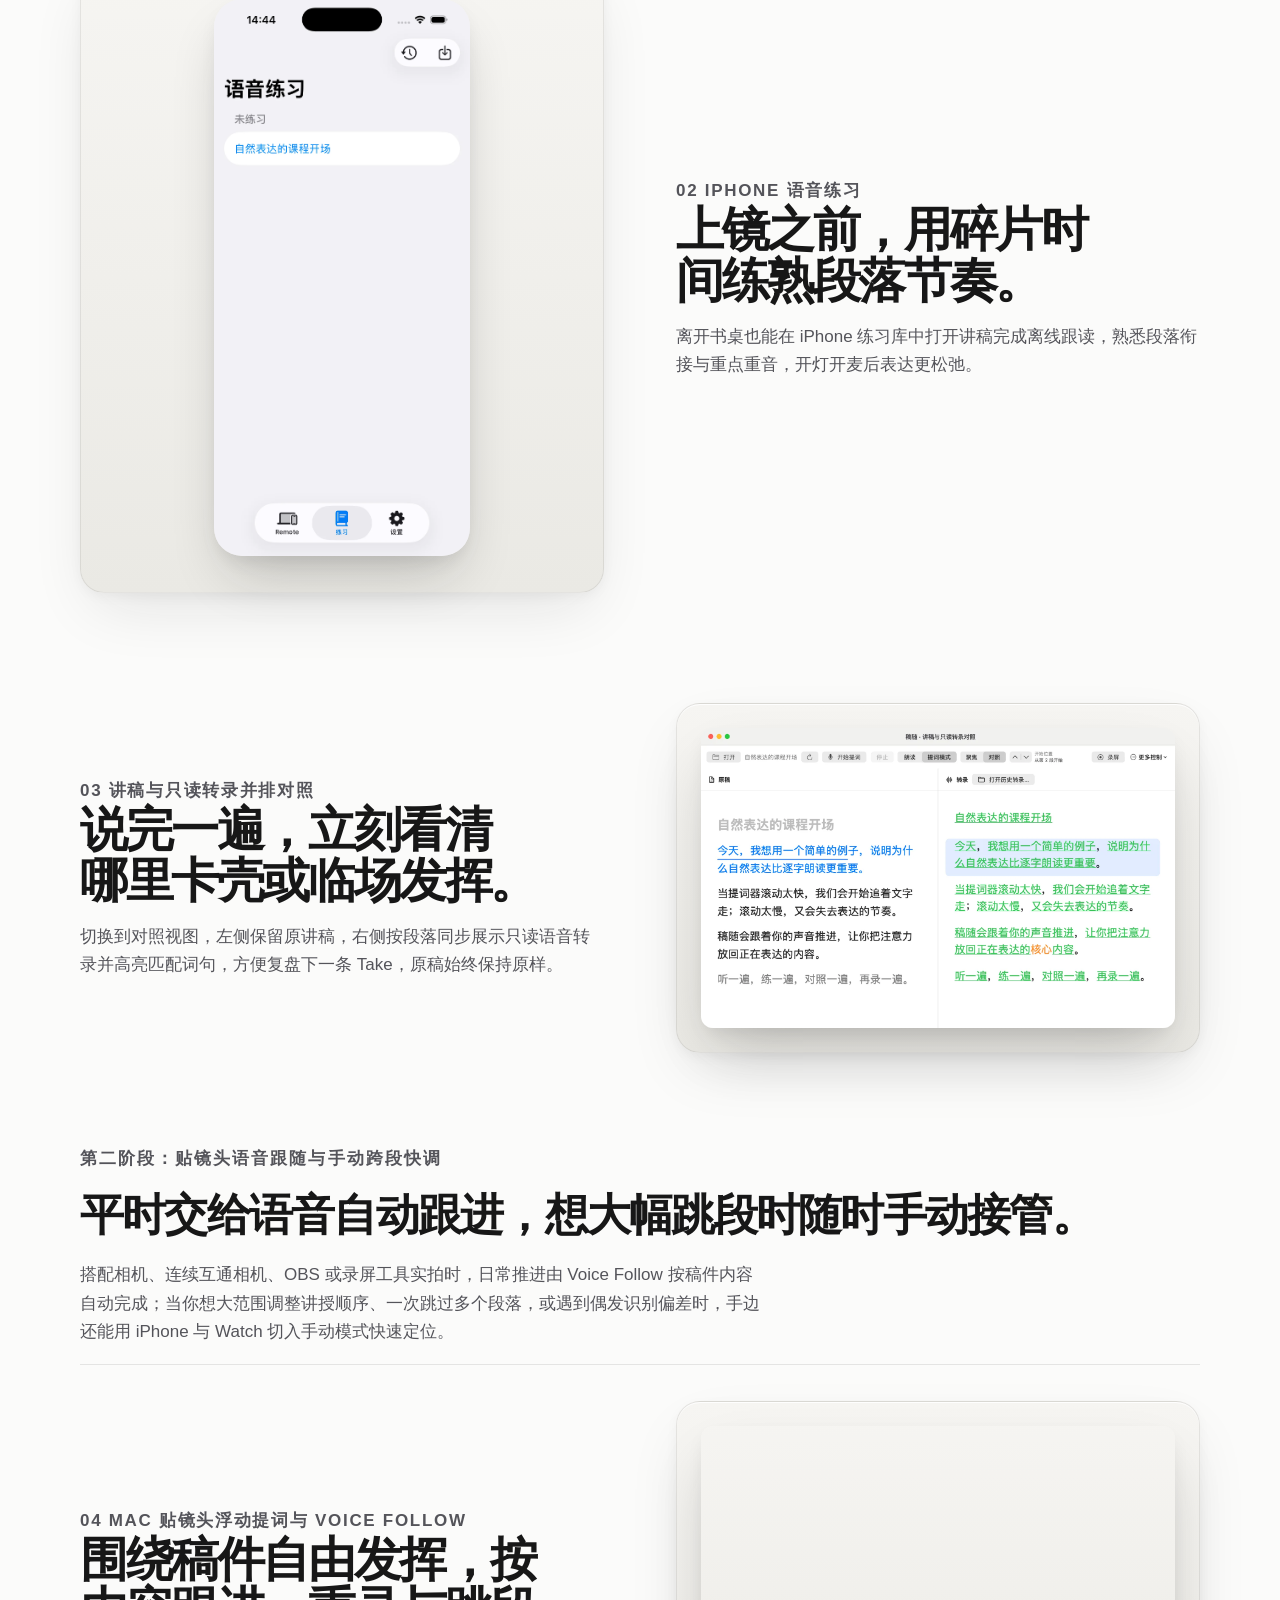
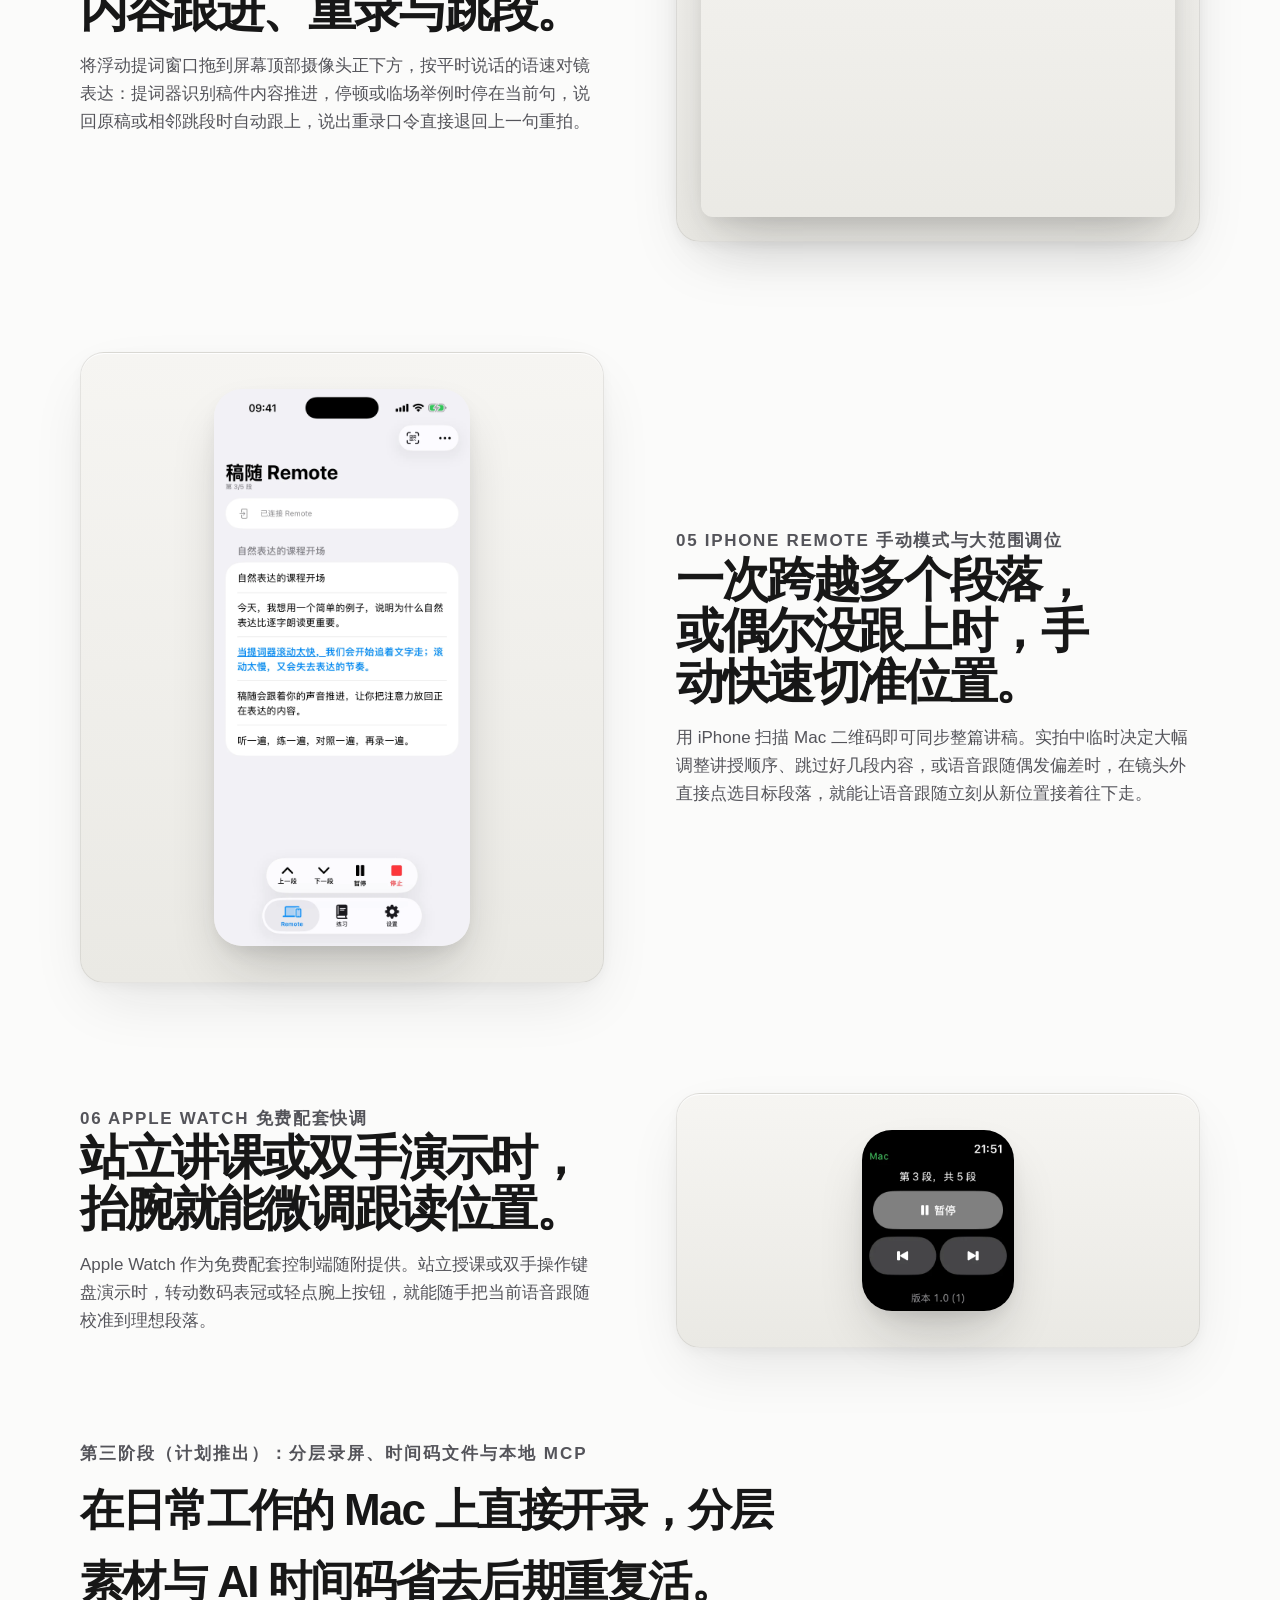
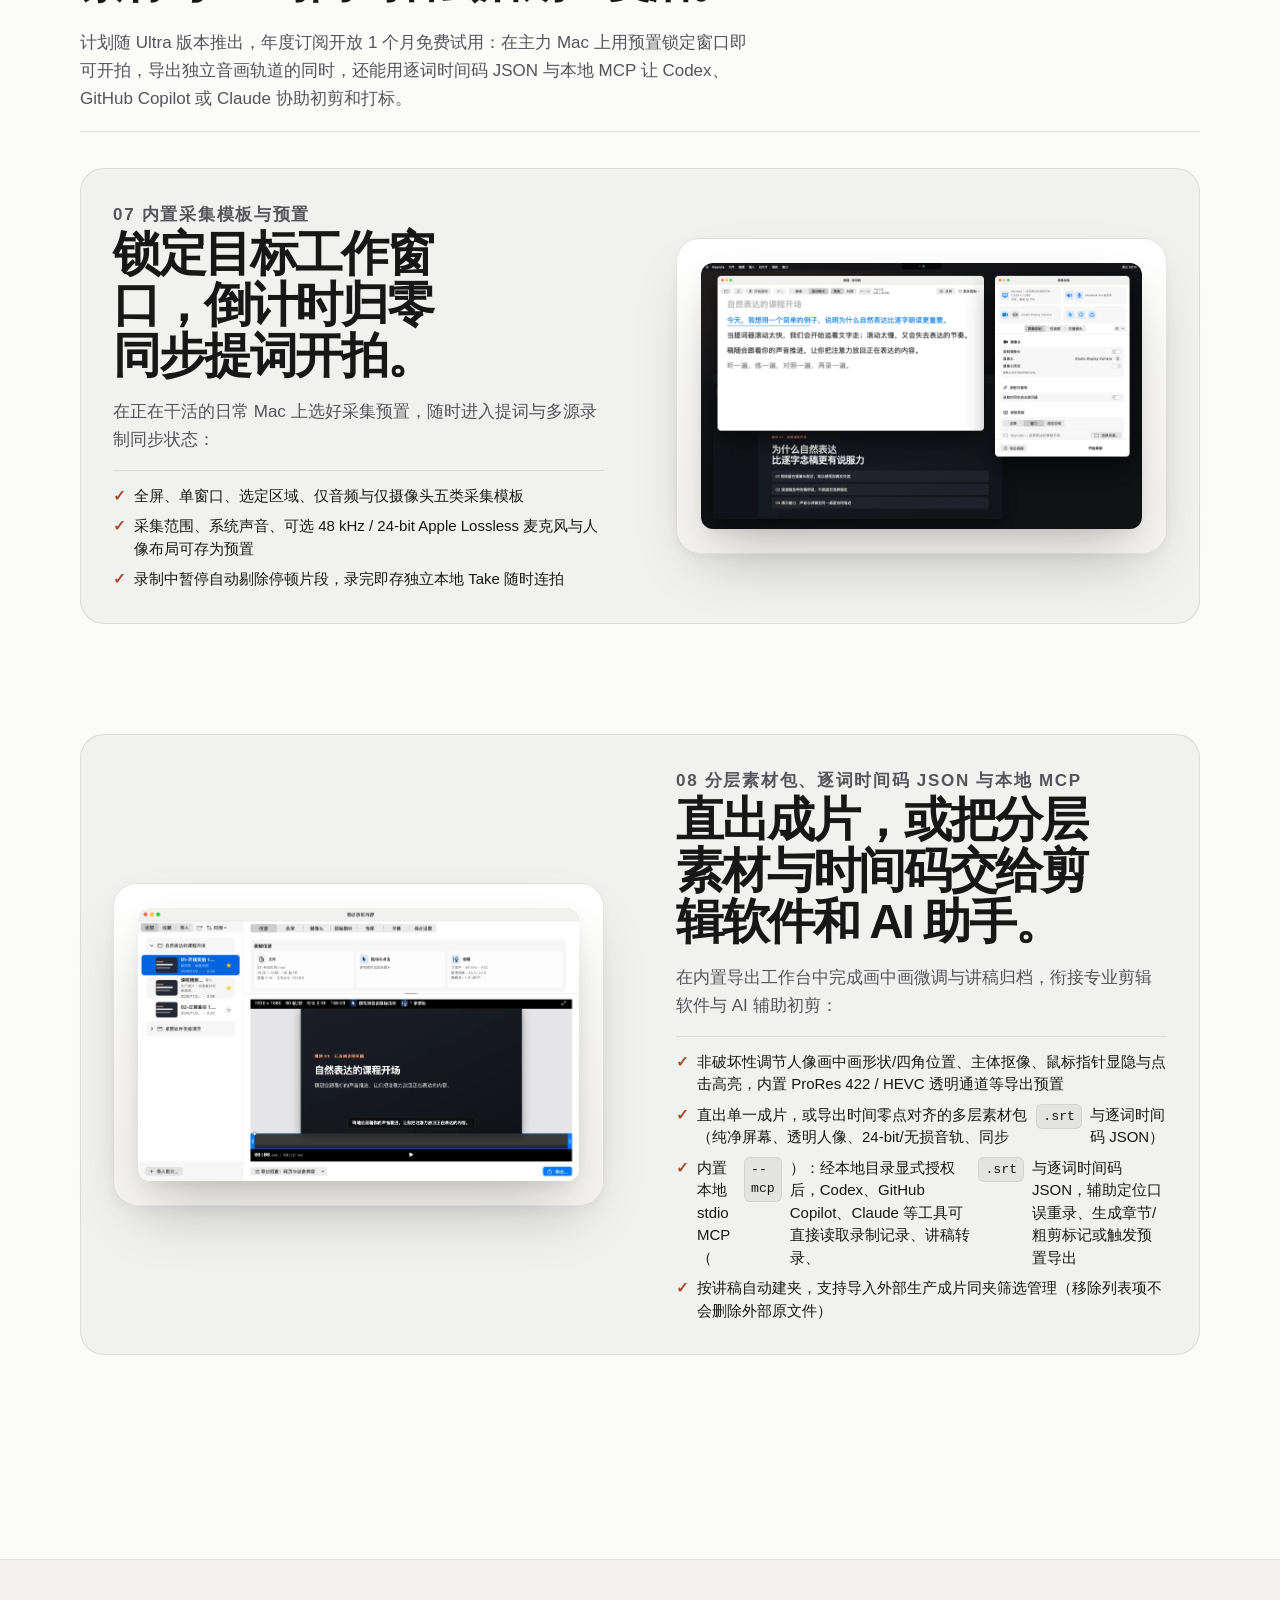
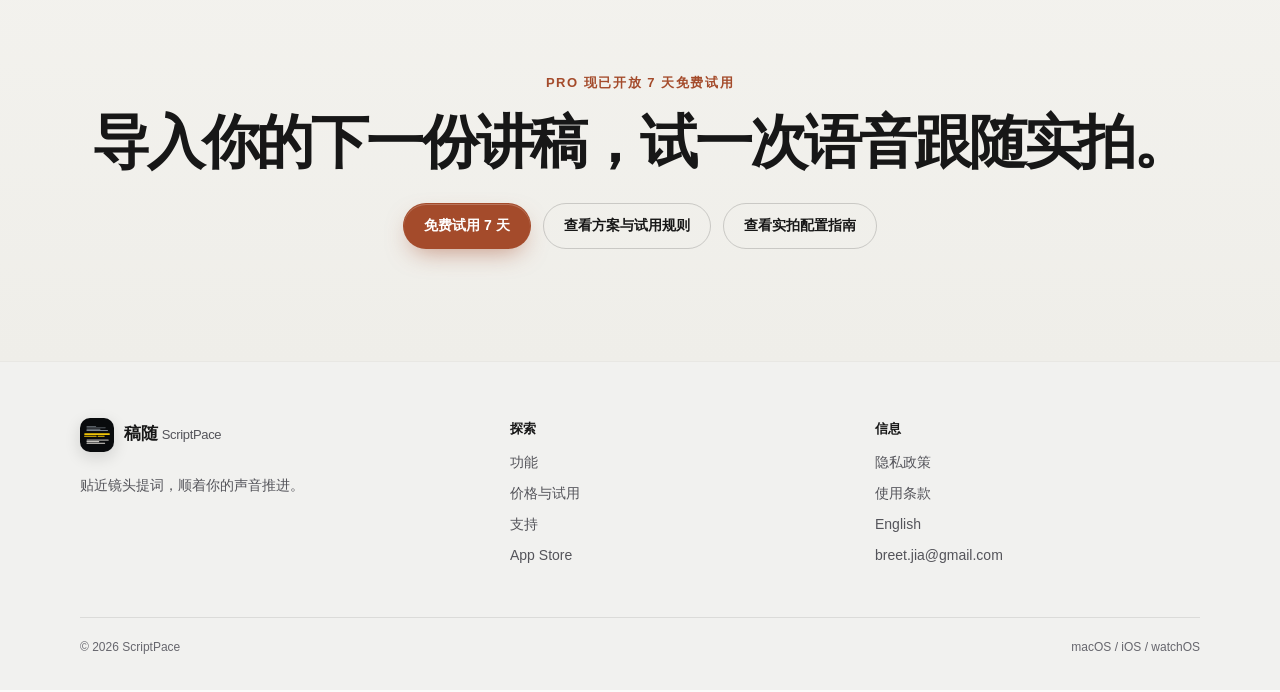
<file: zh-hans/features.html>
<!doctype html>
<html lang="zh-Hans" dir="ltr">
  <head>
    <meta charset="utf-8">
    <meta name="viewport" content="width=device-width, initial-scale=1">
    <meta name="description" content="按视频创作三阶段了解稿随功能：拍前围绕脚本完成系统朗读、iPhone 离线排练与只读转录对照；实拍时 Mac 贴镜头语音跟随按内容自动跟进、重录与跳跃段落，配合 iPhone/Apple Watch 无声控场；以及计划推出的内置 Mac 录屏、非破坏性重调、分层素材包与 SRT 字幕导出，兼顾 OPC 单人成片与团队后期精剪。">
    <link rel="canonical" href="https://scriptpace.github.io/zh-hans/features.html">
    <link rel="alternate" hreflang="zh-Hans" href="https://scriptpace.github.io/zh-hans/features.html">
    <link rel="alternate" hreflang="en" href="https://scriptpace.github.io/en/features.html">
    <link rel="alternate" hreflang="x-default" href="https://scriptpace.github.io/en/features.html">
    <meta property="og:title" content="稿随功能 — Mac 悬浮提词、语音声控跟读、iPhone/Watch 遥控与录屏计划">
    <meta property="og:description" content="从拍前排练复盘、实拍近镜头语音提词与盲操遥控，到即将发布的 Mac 屏幕人像录制、按讲稿自动归档与同步 SRT 字幕导出。">
    <meta property="og:type" content="website">
    <meta property="og:url" content="https://scriptpace.github.io/zh-hans/features.html">
    <meta property="og:site_name" content="稿随 ScriptPace">
    <meta property="og:locale" content="zh_CN">
    <meta property="og:locale:alternate" content="en_US">
    <meta property="og:image" content="https://scriptpace.github.io/assets/og/zh-Hans/social-card.png">
    <meta property="og:image:width" content="1200">
    <meta property="og:image:height" content="630">
    <meta property="og:image:alt" content="稿随视频提词、多端遥控与 Mac 屏幕录制流程预览">
    <meta name="twitter:card" content="summary_large_image">
    <meta name="twitter:title" content="稿随功能 — Mac 悬浮提词、语音声控跟读、iPhone/Watch 遥控与录屏计划">
    <meta name="twitter:description" content="围绕拍前备稿、实拍眼神控场与录后成片字幕导出的完整视频录制工作流。">
    <meta name="twitter:image" content="https://scriptpace.github.io/assets/og/zh-Hans/social-card.png">
    <title>稿随功能 — Mac 悬浮提词、语音声控跟读、iPhone/Watch 遥控与录屏计划</title>
    <link rel="stylesheet" href="../assets/css/site.css">
    <link rel="icon" type="image/png" href="../assets/brand/scriptpace-app-icon.png">
  </head>
  <body data-locale="zh-Hans">
    <a class="skip-link" href="#main-content">跳到主要内容</a>
    <header class="site-header">
      <div class="site-header__inner">
        <a class="brand" href="index.html">
          <img class="brand__icon" src="../assets/brand/scriptpace-app-icon.png" alt="" width="34" height="34">
          <span>稿随 <span class="brand__english">ScriptPace</span></span>
        </a>
        <nav class="site-nav" aria-label="主导航">
          <a href="features.html" aria-current="page">功能</a>
          <a href="index.html#plans">价格与试用</a>
          <a href="support.html">支持</a>
          <a class="language-link" data-language-switch="en" href="../en/features.html">English</a>
          <a class="site-nav__cta" data-app-store-link href="https://apps.apple.com/app/id6805241939">免费试用</a>
        </nav>
        <button class="menu-toggle" type="button" aria-expanded="false" aria-controls="mobile-menu" data-menu-toggle>
          <span class="sr-only">打开菜单</span>
          <svg viewBox="0 0 24 24" fill="none" stroke="currentColor" stroke-width="1.8" aria-hidden="true"><path d="M4 7h16M4 12h16M4 17h16"/></svg>
        </button>
      </div>
      <nav class="mobile-menu" id="mobile-menu" aria-label="移动端导航" data-mobile-menu hidden>
        <a href="features.html" aria-current="page">功能</a>
        <a href="index.html#plans">价格与试用</a>
        <a href="support.html">支持</a>
        <a data-language-switch="en" href="../en/features.html">English</a>
        <a data-app-store-link href="https://apps.apple.com/app/id6805241939">免费试用 7 天</a>
      </nav>
    </header>
    <main id="main-content">
      <section class="page-hero">
        <div class="container">
          <p class="eyebrow">视频创作三阶段详解</p>
          <h1>从顺稿排练到贴镜头实拍，在一台 Mac 上完成录制与后期衔接。</h1>
          <p>适合口播创作者、讲师、OPC 与内容团队：拍前顺稿排练，拍中按讲稿内容实时跟进与镜头外调段，并即将支持内置分层录屏、时间码与本地 MCP。</p>
          <nav class="stage-nav" aria-label="功能阶段快速跳转">
            <a class="stage-nav__pill" href="#rehearsal"><span>01</span>拍前备稿与试讲</a>
            <a class="stage-nav__pill" href="#live-shoot"><span>02</span>贴镜头语音跟随</a>
            <a class="stage-nav__pill" href="#recording"><span>03</span>分层录屏与本地 MCP</a>
          </nav>
        </div>
      </section>

      <section class="section">
        <div class="container">
          <div class="stage-header" id="rehearsal">
            <p class="eyebrow">第一阶段：拍前备稿与试讲</p>
            <h2>开机录制前，先把书面脚本练成顺口的自然表达。</h2>
            <p>围绕同一份脚本先听语感、离线试讲、对照转录复盘，正式上镜时开口就顺。</p>
          </div>
          <div class="feature-list">
            <article class="feature-row">
              <div>
                <p class="feature-row__tag">01 Mac 讲稿预览与系统朗读</p>
                <h2>先把讲稿听进耳朵，提前改掉拗口长句。</h2>
                <p>在 Mac 上打开受支持的 Markdown 或纯文本讲稿，先用系统声音按可调语速朗读一遍，检查口播与课程开场的停顿呼吸，再进入实拍提词。</p>
              </div>
              <div class="feature-row__visual">
                <picture>
                  <source srcset="../assets/screenshots/zh-Hans/02-mac-script.webp" type="image/webp">
                  <img src="../assets/screenshots/zh-Hans/02-mac-script.png" alt="Mac 上的稿随提词器显示中文课程开场讲稿与朗读和提词模式切换栏" width="2024" height="1768" fetchpriority="high" decoding="async">
                </picture>
              </div>
            </article>
            <article class="feature-row">
              <div>
                <p class="feature-row__tag">02 iPhone 语音练习</p>
                <h2>上镜之前，用碎片时间练熟段落节奏。</h2>
                <p>离开书桌也能在 iPhone 练习库中打开讲稿完成离线跟读，熟悉段落衔接与重点重音，开灯开麦后表达更松弛。</p>
              </div>
              <div class="feature-row__visual feature-row__visual--phone">
                <picture>
                  <source srcset="../assets/screenshots/zh-Hans/03-practice-library.webp" type="image/webp">
                  <img src="../assets/screenshots/zh-Hans/03-practice-library.png" alt="iPhone 上的稿随中文语音练习库界面" width="1206" height="2622" loading="lazy" decoding="async">
                </picture>
              </div>
            </article>
            <article class="feature-row">
              <div>
                <p class="feature-row__tag">03 讲稿与只读转录并排对照</p>
                <h2>说完一遍，立刻看清哪里卡壳或临场发挥。</h2>
                <p>切换到对照视图，左侧保留原讲稿，右侧按段落同步展示只读语音转录并高亮匹配词句，方便复盘下一条 Take，原稿始终保持原样。</p>
              </div>
              <div class="feature-row__visual">
                <picture>
                  <source srcset="../assets/screenshots/zh-Hans/08-mac-transcript-comparison.webp" type="image/webp">
                  <img src="../assets/screenshots/zh-Hans/08-mac-transcript-comparison.png" alt="Mac 上稿随并排显示左侧中文讲稿与右侧只读实时语音转录匹配结果" width="1560" height="987" loading="lazy" decoding="async">
                </picture>
              </div>
            </article>
          </div>

          <div class="stage-header" id="live-shoot">
            <p class="eyebrow">第二阶段：贴镜头语音跟随与手动跨段快调</p>
            <h2>平时交给语音自动跟进，想大幅跳段时随时手动接管。</h2>
            <p>搭配相机、连续互通相机、OBS 或录屏工具实拍时，日常推进由 Voice Follow 按稿件内容自动完成；当你想大范围调整讲授顺序、一次跳过多个段落，或遇到偶发识别偏差时，手边还能用 iPhone 与 Watch 切入手动模式快速定位。</p>
          </div>
          <div class="feature-list">
            <article class="feature-row">
              <div>
                <p class="feature-row__tag">04 Mac 贴镜头浮动提词与 Voice Follow</p>
                <h2>围绕稿件自由发挥，按内容跟进、重录与跳段。</h2>
                <p>将浮动提词窗口拖到屏幕顶部摄像头正下方，按平时说话的语速对镜表达：提词器识别稿件内容推进，停顿或临场举例时停在当前句，说回原稿或相邻跳段时自动跟上，说出重录口令直接退回上一句重拍。</p>
              </div>
              <div class="feature-row__visual">
                <picture>
                  <source srcset="../assets/screenshots/zh-Hans/01-mac-voice-follow.webp" type="image/webp">
                  <img src="../assets/screenshots/zh-Hans/01-mac-voice-follow.png" alt="Mac 浮动提词器正在跟随中文讲稿第三段推进" width="1936" height="1600" loading="lazy" decoding="async">
                </picture>
              </div>
            </article>
            <article class="feature-row">
              <div>
                <p class="feature-row__tag">05 iPhone Remote 手动模式与大范围调位</p>
                <h2>一次跨越多个段落，或偶尔没跟上时，手动快速切准位置。</h2>
                <p>用 iPhone 扫描 Mac 二维码即可同步整篇讲稿。实拍中临时决定大幅调整讲授顺序、跳过好几段内容，或语音跟随偶发偏差时，在镜头外直接点选目标段落，就能让语音跟随立刻从新位置接着往下走。</p>
              </div>
              <div class="feature-row__visual feature-row__visual--phone">
                <picture>
                  <source srcset="../assets/screenshots/zh-Hans/01-iphone-remote-paragraph-3.webp" type="image/webp">
                  <img src="../assets/screenshots/zh-Hans/01-iphone-remote-paragraph-3.png" alt="已扫码连接 Mac 并同步显示中文讲稿第三段的 iPhone Remote" width="1320" height="2868" loading="lazy" decoding="async">
                </picture>
              </div>
            </article>
            <article class="feature-row">
              <div>
                <p class="feature-row__tag">06 Apple Watch 免费配套快调</p>
                <h2>站立讲课或双手演示时，抬腕就能微调跟读位置。</h2>
                <p>Apple Watch 作为免费配套控制端随附提供。站立授课或双手操作键盘演示时，转动数码表冠或轻点腕上按钮，就能随手把当前语音跟随校准到理想段落。</p>
              </div>
              <div class="feature-row__visual feature-row__visual--watch">
                <picture>
                  <source srcset="../assets/screenshots/zh-Hans/03-watch-remote-paragraph-3.webp" type="image/webp">
                  <img src="../assets/screenshots/zh-Hans/03-watch-remote-paragraph-3.png" alt="Apple Watch 控制 Mac 并停留在同一份中文讲稿第三段" width="416" height="496" loading="lazy" decoding="async">
                </picture>
              </div>
            </article>
          </div>

          <div class="stage-header" id="recording">
            <p class="eyebrow">第三阶段（计划推出）：分层录屏、时间码文件与本地 MCP</p>
            <h2>在日常工作的 Mac 上直接开录，分层素材与 AI 时间码省去后期重复活。</h2>
            <p>计划随 Ultra 版本推出，年度订阅开放 1 个月免费试用：在主力 Mac 上用预置锁定窗口即可开拍，导出独立音画轨道的同时，还能用逐词时间码 JSON 与本地 MCP 让 Codex、GitHub Copilot 或 Claude 协助初剪和打标。</p>
          </div>
          <div class="feature-list">
            <article class="feature-row feature-row--ultra">
              <div>
                <p class="feature-row__tag">07 内置采集模板与预置</p>
                <h2>锁定目标工作窗口，倒计时归零同步提词开拍。</h2>
                <p>在正在干活的日常 Mac 上选好采集预置，随时进入提词与多源录制同步状态：</p>
                <ul class="feature-row__points">
                  <li>全屏、单窗口、选定区域、仅音频与仅摄像头五类采集模板</li>
                  <li>采集范围、系统声音、可选 48 kHz / 24-bit Apple Lossless 麦克风与人像布局可存为预置</li>
                  <li>录制中暂停自动剔除停顿片段，录完即存独立本地 Take 随时连拍</li>
                </ul>
              </div>
              <div class="feature-row__visual">
                <picture>
                  <source srcset="../assets/screenshots/zh-Hans/06-mac-prompter-recording.webp" type="image/webp">
                  <img src="../assets/screenshots/zh-Hans/06-mac-prompter-recording.png" alt="Mac 日间主题屏幕录制扩展面板与浮动提词器联动预览，显示录制模式模板与预置菜单，底层为深色讲稿课件界面" width="1920" height="1160" loading="lazy" decoding="async">
                </picture>
              </div>
            </article>
            <article class="feature-row feature-row--ultra">
              <div>
                <p class="feature-row__tag">08 分层素材包、逐词时间码 JSON 与本地 MCP</p>
                <h2>直出成片，或把分层素材与时间码交给剪辑软件和 AI 助手。</h2>
                <p>在内置导出工作台中完成画中画微调与讲稿归档，衔接专业剪辑软件与 AI 辅助初剪：</p>
                <ul class="feature-row__points">
                  <li>非破坏性调节人像画中画形状/四角位置、主体抠像、鼠标指针显隐与点击高亮，内置 ProRes 422 / HEVC 透明通道等导出预置</li>
                  <li>直出单一成片，或导出时间零点对齐的多层素材包（纯净屏幕、透明人像、24-bit/无损音轨、同步 <code>.srt</code> 与逐词时间码 JSON）</li>
                  <li>内置本地 stdio MCP（<code>--mcp</code>）：经本地目录显式授权后，Codex、GitHub Copilot、Claude 等工具可直接读取录制记录、讲稿转录、<code>.srt</code> 与逐词时间码 JSON，辅助定位口误重录、生成章节/粗剪标记或触发预置导出</li>
                  <li>按讲稿自动建夹，支持导入外部生产成片同夹筛选管理（移除列表项不会删除外部原文件）</li>
                </ul>
              </div>
              <div class="feature-row__visual">
                <picture>
                  <source srcset="../assets/screenshots/zh-Hans/07-mac-export-editor.webp" type="image/webp">
                  <img src="../assets/screenshots/zh-Hans/07-mac-export-editor.png" alt="稿随日间主题导出管理界面预览，展示按讲稿自动归档文件夹、原始录制素材、带导入标记的生产成片、多维编辑标签页与深色演示画面预览" width="1890" height="1167" loading="lazy" decoding="async">
                </picture>
              </div>
            </article>
          </div>
        </div>
      </section>

      <section class="section section--soft">
        <div class="container cta-band">
          <p class="eyebrow">Pro 现已开放 7 天免费试用</p>
          <h2>导入你的下一份讲稿，试一次语音跟随实拍。</h2>
          <div class="hero__actions">
            <a class="button button--primary" data-app-store-link href="https://apps.apple.com/app/id6805241939">免费试用 7 天</a>
            <a class="button button--secondary" href="index.html#plans">查看方案与试用规则</a>
            <a class="button button--secondary" href="support.html">查看实拍配置指南</a>
          </div>
        </div>
      </section>
    </main>
    <footer class="site-footer"><div class="site-footer__inner"><div class="site-footer__brand"><a class="brand" href="index.html"><img class="brand__icon" src="../assets/brand/scriptpace-app-icon.png" alt="" width="34" height="34"><span>稿随 <span class="brand__english">ScriptPace</span></span></a><p>贴近镜头提词，顺着你的声音推进。</p></div><div><p class="site-footer__heading">探索</p><div class="site-footer__links"><a href="features.html">功能</a><a href="index.html#plans">价格与试用</a><a href="support.html">支持</a><a data-app-store-link href="https://apps.apple.com/app/id6805241939">App Store</a></div></div><div><p class="site-footer__heading">信息</p><div class="site-footer__links"><a href="privacy.html">隐私政策</a><a href="terms.html">使用条款</a><a data-language-switch="en" href="../en/features.html">English</a><a data-support-email href="support.html#contact">支持邮箱</a></div></div></div><div class="site-footer__inner site-footer__bottom"><span>© <span data-current-year>2026</span> ScriptPace</span><span>macOS / iOS / watchOS</span></div></footer>
    <script src="../site-config.js"></script><script src="../assets/js/site.js"></script>
  </body>
</html>
</file>
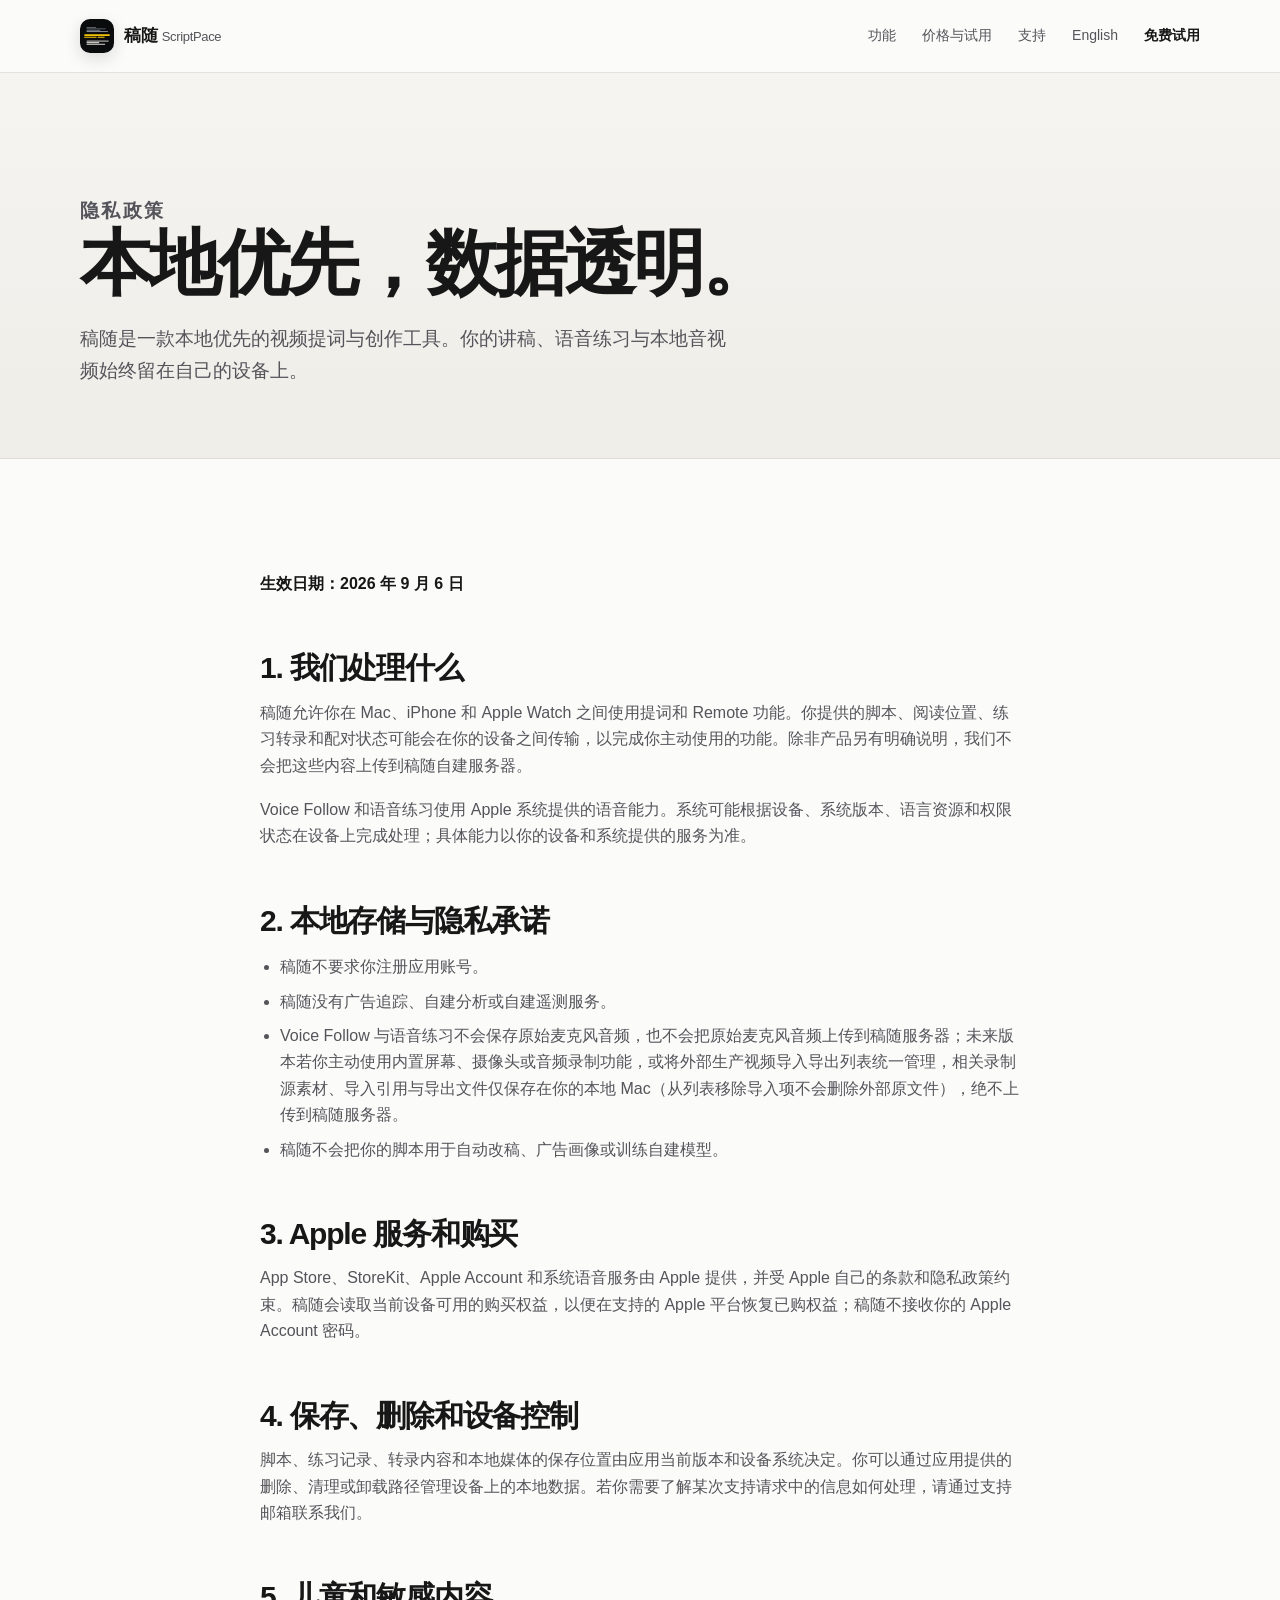
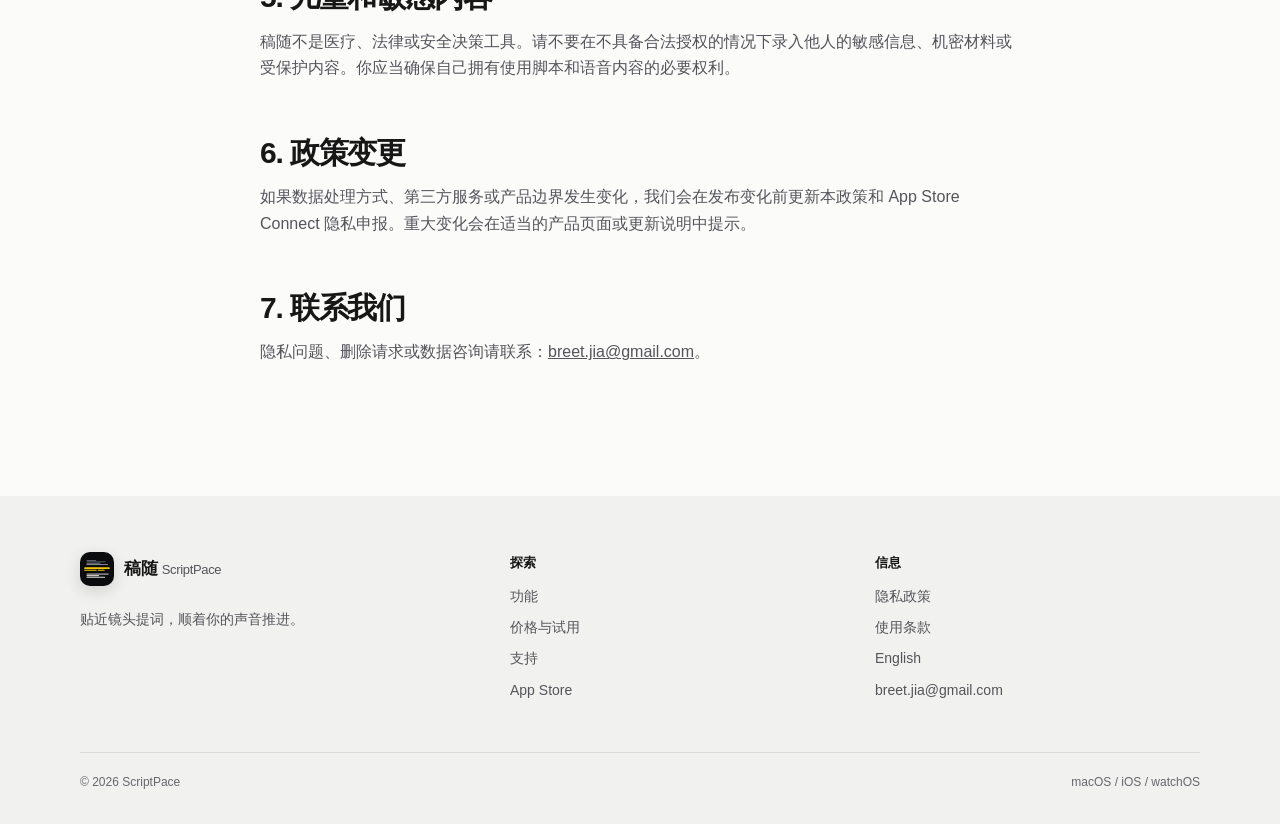
<file: zh-hans/privacy.html>
<!doctype html>
<html lang="zh-Hans" dir="ltr">
  <head>
    <meta charset="utf-8">
    <meta name="viewport" content="width=device-width, initial-scale=1">
    <meta name="description" content="稿随 ScriptPace 隐私政策：了解脚本、语音练习、即将发布的本地录制与导入媒体、系统语音服务和购买权益的数据处理边界。">
    <link rel="canonical" href="https://scriptpace.github.io/zh-hans/privacy.html">
    <link rel="alternate" hreflang="zh-Hans" href="https://scriptpace.github.io/zh-hans/privacy.html">
    <link rel="alternate" hreflang="en" href="https://scriptpace.github.io/en/privacy.html">
    <link rel="alternate" hreflang="x-default" href="https://scriptpace.github.io/en/privacy.html">
    <meta property="og:title" content="隐私政策 — 稿随 ScriptPace">
    <meta property="og:description" content="本地优先处理脚本与语音练习，无需注册账号，不上传原始麦克风音频或本地录制媒体。">
    <meta property="og:type" content="website">
    <meta property="og:url" content="https://scriptpace.github.io/zh-hans/privacy.html">
    <meta property="og:site_name" content="稿随 ScriptPace">
    <meta property="og:locale" content="zh_CN">
    <meta property="og:locale:alternate" content="en_US">
    <meta property="og:image" content="https://scriptpace.github.io/assets/og/zh-Hans/social-card.png">
    <meta property="og:image:width" content="1200">
    <meta property="og:image:height" content="630">
    <meta property="og:image:alt" content="稿随隐私政策与本地数据处理说明">
    <meta name="twitter:card" content="summary_large_image">
    <meta name="twitter:title" content="隐私政策 — 稿随 ScriptPace">
    <meta name="twitter:description" content="了解稿随如何本地处理脚本、语音练习与本地录制素材。">
    <meta name="twitter:image" content="https://scriptpace.github.io/assets/og/zh-Hans/social-card.png">
    <title>隐私政策 — 稿随 ScriptPace</title>
    <link rel="stylesheet" href="../assets/css/site.css">
    <link rel="icon" type="image/png" href="../assets/brand/scriptpace-app-icon.png">
  </head>
  <body data-locale="zh-Hans">
    <a class="skip-link" href="#main-content">跳到主要内容</a>
    <header class="site-header"><div class="site-header__inner"><a class="brand" href="index.html"><img class="brand__icon" src="../assets/brand/scriptpace-app-icon.png" alt="" width="34" height="34"><span>稿随 <span class="brand__english">ScriptPace</span></span></a><nav class="site-nav" aria-label="主导航"><a href="features.html">功能</a><a href="index.html#plans">价格与试用</a><a href="support.html">支持</a><a class="language-link" data-language-switch="en" href="../en/privacy.html">English</a><a class="site-nav__cta" data-app-store-link href="https://apps.apple.com/app/id6805241939">免费试用</a></nav><button class="menu-toggle" type="button" aria-expanded="false" aria-controls="mobile-menu" data-menu-toggle><span class="sr-only">打开菜单</span><svg viewBox="0 0 24 24" fill="none" stroke="currentColor" stroke-width="1.8" aria-hidden="true"><path d="M4 7h16M4 12h16M4 17h16"/></svg></button></div><nav class="mobile-menu" id="mobile-menu" aria-label="移动端导航" data-mobile-menu hidden><a href="features.html">功能</a><a href="index.html#plans">价格与试用</a><a href="support.html">支持</a><a data-language-switch="en" href="../en/privacy.html">English</a><a data-app-store-link href="https://apps.apple.com/app/id6805241939">免费试用 7 天</a></nav></header>
    <main id="main-content"><section class="page-hero"><div class="container"><p class="eyebrow">隐私政策</p><h1>本地优先，数据透明。</h1><p>稿随是一款本地优先的视频提词与创作工具。你的讲稿、语音练习与本地音视频始终留在自己的设备上。</p></div></section><section class="section"><div class="content-narrow prose"><p><strong>生效日期：2026 年 9 月 6 日</strong></p><h2>1. 我们处理什么</h2><p>稿随允许你在 Mac、iPhone 和 Apple Watch 之间使用提词和 Remote 功能。你提供的脚本、阅读位置、练习转录和配对状态可能会在你的设备之间传输，以完成你主动使用的功能。除非产品另有明确说明，我们不会把这些内容上传到稿随自建服务器。</p><p>Voice Follow 和语音练习使用 Apple 系统提供的语音能力。系统可能根据设备、系统版本、语言资源和权限状态在设备上完成处理；具体能力以你的设备和系统提供的服务为准。</p><h2>2. 本地存储与隐私承诺</h2><ul><li>稿随不要求你注册应用账号。</li><li>稿随没有广告追踪、自建分析或自建遥测服务。</li><li>Voice Follow 与语音练习不会保存原始麦克风音频，也不会把原始麦克风音频上传到稿随服务器；未来版本若你主动使用内置屏幕、摄像头或音频录制功能，或将外部生产视频导入导出列表统一管理，相关录制源素材、导入引用与导出文件仅保存在你的本地 Mac（从列表移除导入项不会删除外部原文件），绝不上传到稿随服务器。</li><li>稿随不会把你的脚本用于自动改稿、广告画像或训练自建模型。</li></ul><h2>3. Apple 服务和购买</h2><p>App Store、StoreKit、Apple Account 和系统语音服务由 Apple 提供，并受 Apple 自己的条款和隐私政策约束。稿随会读取当前设备可用的购买权益，以便在支持的 Apple 平台恢复已购权益；稿随不接收你的 Apple Account 密码。</p><h2>4. 保存、删除和设备控制</h2><p>脚本、练习记录、转录内容和本地媒体的保存位置由应用当前版本和设备系统决定。你可以通过应用提供的删除、清理或卸载路径管理设备上的本地数据。若你需要了解某次支持请求中的信息如何处理，请通过支持邮箱联系我们。</p><h2>5. 儿童和敏感内容</h2><p>稿随不是医疗、法律或安全决策工具。请不要在不具备合法授权的情况下录入他人的敏感信息、机密材料或受保护内容。你应当确保自己拥有使用脚本和语音内容的必要权利。</p><h2>6. 政策变更</h2><p>如果数据处理方式、第三方服务或产品边界发生变化，我们会在发布变化前更新本政策和 App Store Connect 隐私申报。重大变化会在适当的产品页面或更新说明中提示。</p><h2>7. 联系我们</h2><p>隐私问题、删除请求或数据咨询请联系：<a data-support-email href="support.html#contact">支持邮箱</a>。</p></div></section></main>
    <footer class="site-footer"><div class="site-footer__inner"><div class="site-footer__brand"><a class="brand" href="index.html"><img class="brand__icon" src="../assets/brand/scriptpace-app-icon.png" alt="" width="34" height="34"><span>稿随 <span class="brand__english">ScriptPace</span></span></a><p>贴近镜头提词，顺着你的声音推进。</p></div><div><p class="site-footer__heading">探索</p><div class="site-footer__links"><a href="features.html">功能</a><a href="index.html#plans">价格与试用</a><a href="support.html">支持</a><a data-app-store-link href="https://apps.apple.com/app/id6805241939">App Store</a></div></div><div><p class="site-footer__heading">信息</p><div class="site-footer__links"><a href="privacy.html" aria-current="page">隐私政策</a><a href="terms.html">使用条款</a><a data-language-switch="en" href="../en/privacy.html">English</a><a data-support-email href="support.html#contact">支持邮箱</a></div></div></div><div class="site-footer__inner site-footer__bottom"><span>© <span data-current-year>2026</span> ScriptPace</span><span>macOS / iOS / watchOS</span></div></footer>
    <script src="../site-config.js"></script><script src="../assets/js/site.js"></script>
  </body>
</html>
</file>
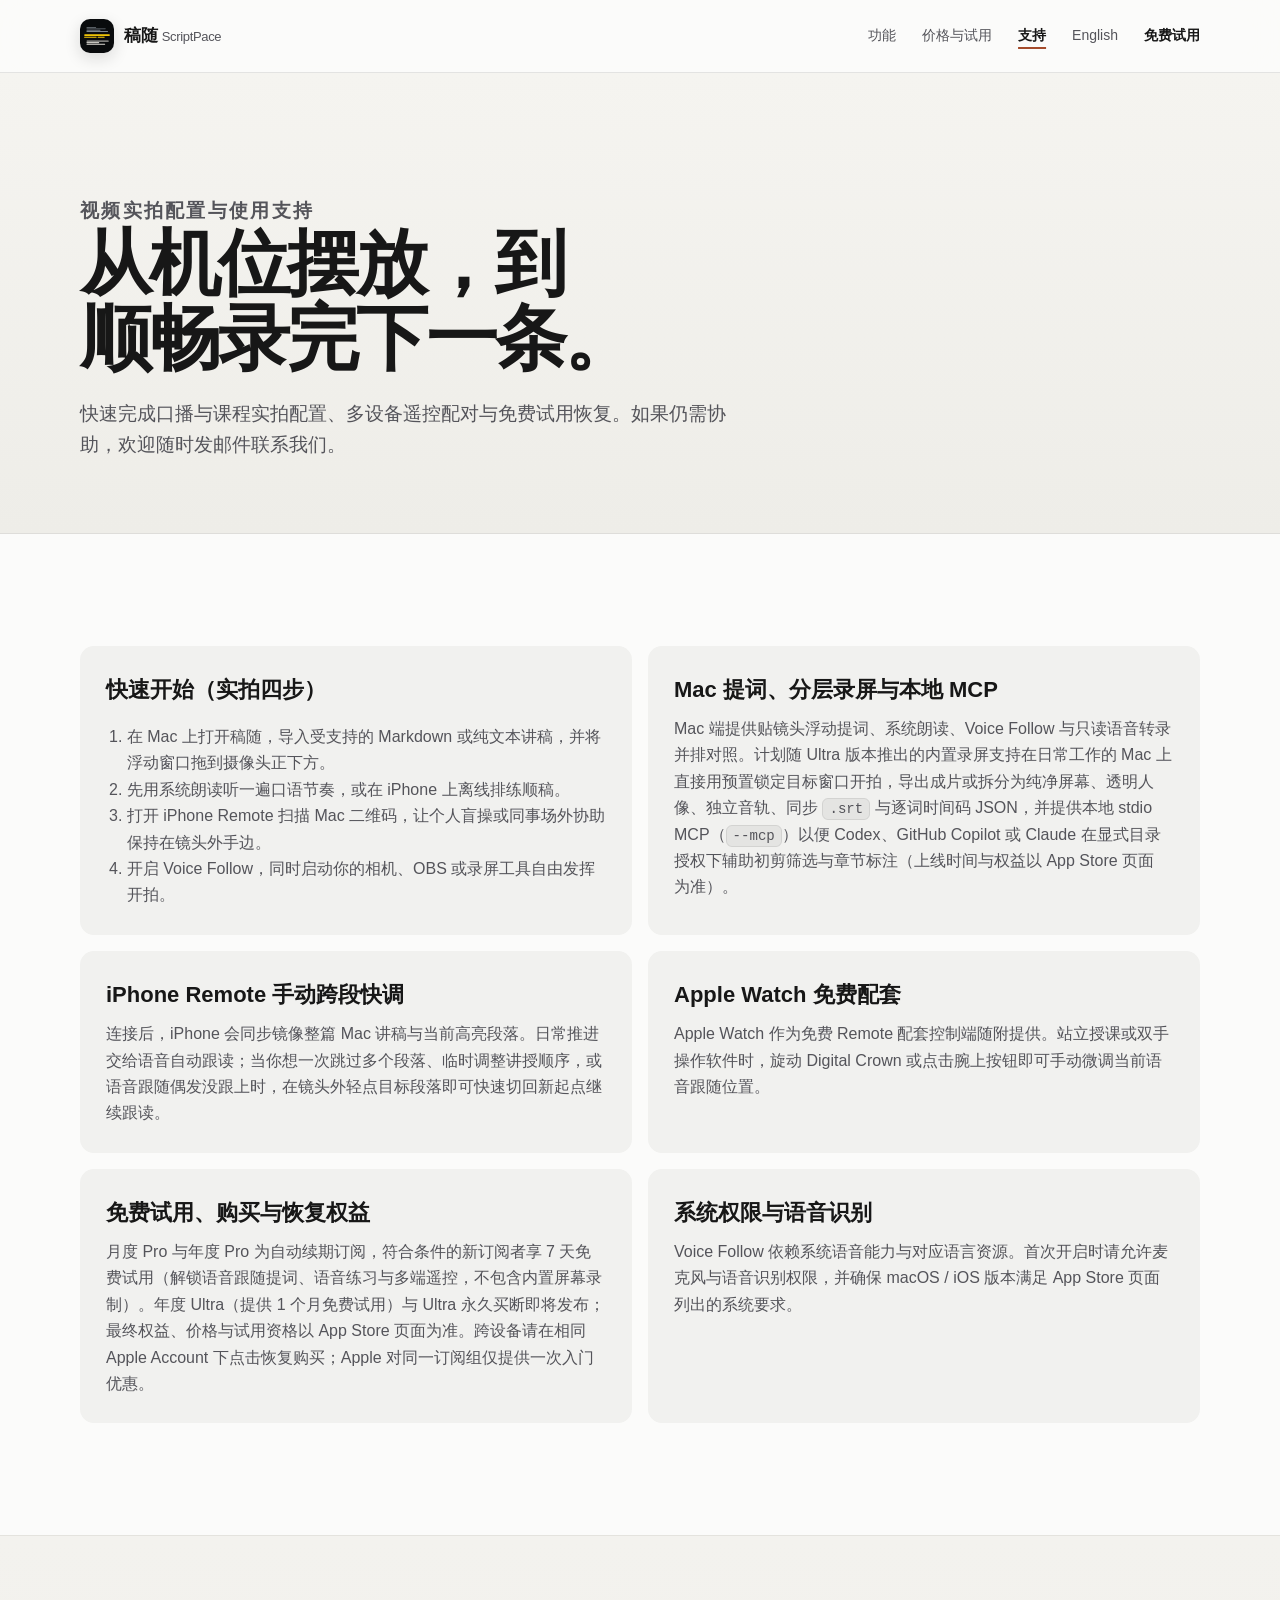
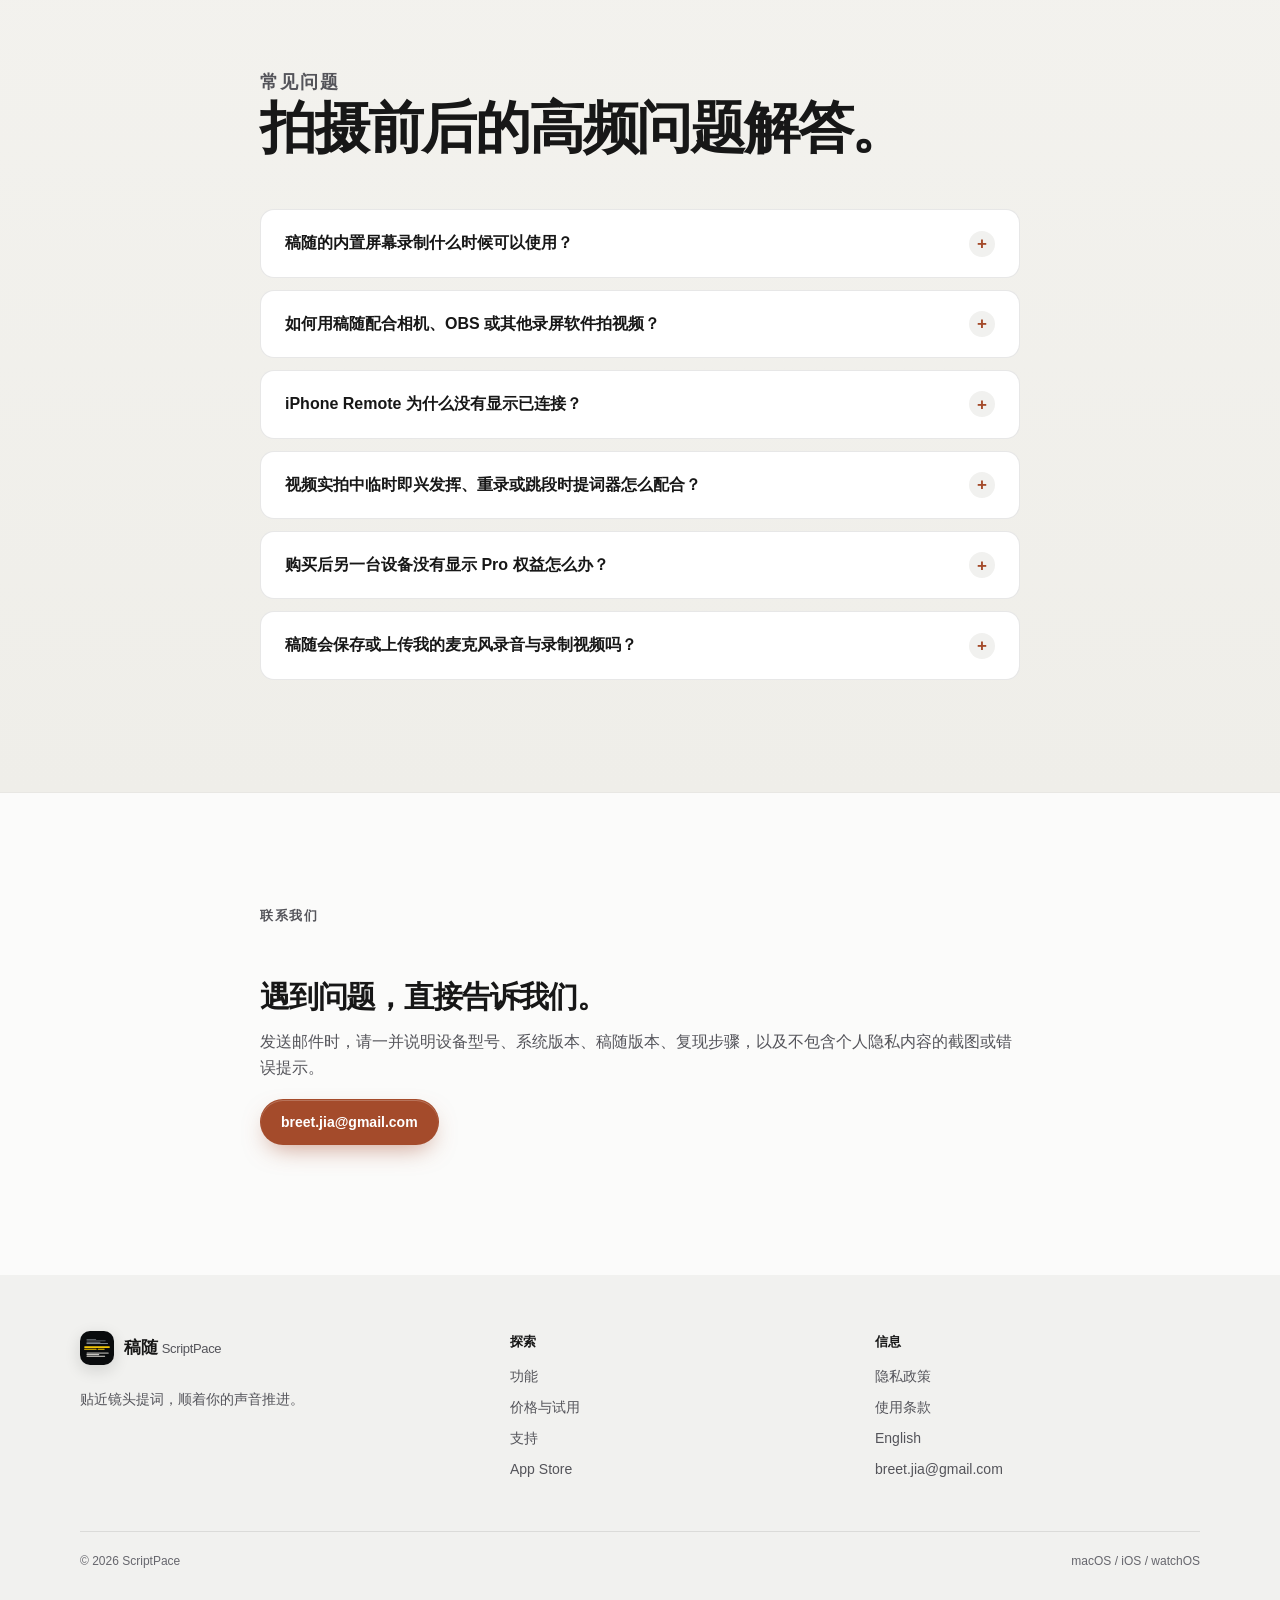
<file: zh-hans/support.html>
<!doctype html>
<html lang="zh-Hans" dir="ltr">
  <head>
    <meta charset="utf-8">
    <meta name="viewport" content="width=device-width, initial-scale=1">
    <meta name="description" content="稿随 ScriptPace 视频实拍配置与使用支持：了解如何搭配相机、OBS 或录屏工具贴镜头语音提词、扫码连接 iPhone Remote、使用 Apple Watch 遥控、恢复购买及常见问题排查。">
    <link rel="canonical" href="https://scriptpace.github.io/zh-hans/support.html">
    <link rel="alternate" hreflang="zh-Hans" href="https://scriptpace.github.io/zh-hans/support.html">
    <link rel="alternate" hreflang="en" href="https://scriptpace.github.io/en/support.html">
    <link rel="alternate" hreflang="x-default" href="https://scriptpace.github.io/en/support.html">
    <meta property="og:title" content="使用支持与常见问题 — 稿随 ScriptPace Mac 视频提词与遥控指南">
    <meta property="og:description" content="快速配置 Mac 近镜头语音跟随提词、外部相机/OBS 协同拍摄、iPhone 与 Apple Watch 遥控及购买恢复指南。">
    <meta property="og:type" content="website">
    <meta property="og:url" content="https://scriptpace.github.io/zh-hans/support.html">
    <meta property="og:site_name" content="稿随 ScriptPace">
    <meta property="og:locale" content="zh_CN">
    <meta property="og:locale:alternate" content="en_US">
    <meta property="og:image" content="https://scriptpace.github.io/assets/og/zh-Hans/social-card.png">
    <meta property="og:image:width" content="1200">
    <meta property="og:image:height" content="630">
    <meta property="og:image:alt" content="稿随使用支持与视频实拍配置指南">
    <meta name="twitter:card" content="summary_large_image">
    <meta name="twitter:title" content="使用支持与常见问题 — 稿随 ScriptPace Mac 视频提词与遥控指南">
    <meta name="twitter:description" content="了解如何将稿随贴近摄像头搭配相机或 OBS 拍摄，以及 Remote 配对与恢复购买步骤。">
    <meta name="twitter:image" content="https://scriptpace.github.io/assets/og/zh-Hans/social-card.png">
    <title>使用支持与常见问题 — 稿随 ScriptPace Mac 视频提词与遥控指南</title>
    <link rel="stylesheet" href="../assets/css/site.css">
    <link rel="icon" type="image/png" href="../assets/brand/scriptpace-app-icon.png">
    <script type="application/ld+json">
      {
        "@context": "https://schema.org",
        "@type": "FAQPage",
        "mainEntity": [
          {
            "@type": "Question",
            "name": "稿随的内置屏幕录制什么时候可以使用？",
            "acceptedAnswer": {
              "@type": "Answer",
              "text": "即将发布。稿随本身支持 Mac 浮动提词、Voice Follow、语音练习、转录对照与 iPhone / Apple Watch 遥控；内置 Mac 屏幕、摄像头与音频录制，以及支持分层素材导出、同步 SRT / 逐词时间码 JSON、本地 MCP（可配合 Codex、GitHub Copilot、Claude 辅助初剪与标注）和讲稿归档的导出工作台即将发布，具体上架时间与最终权益以 App Store 页面为准。"
            }
          },
          {
            "@type": "Question",
            "name": "如何用稿随配合相机、OBS 或其他录屏软件拍视频？",
            "acceptedAnswer": {
              "@type": "Answer",
              "text": "在 Mac 上打开讲稿并将稿随浮动提词窗口拖到屏幕顶部摄像头（或外接机位镜头）正下方，开启 Voice Follow，然后照常启动相机、iPhone 连续互通相机、OBS 或 QuickTime 录制。讲稿会随你的声音实时推进，手边用 iPhone Remote 或 Apple Watch 即可静默切换段落。"
            }
          },
          {
            "@type": "Question",
            "name": "iPhone Remote 为什么没有显示已连接？",
            "acceptedAnswer": {
              "@type": "Answer",
              "text": "请确认 Mac 和 iPhone 都打开了稿随，使用 Mac 当前显示的二维码重新扫描，并允许本地网络发现权限、保持两台设备处于可通信的同一网络环境中。若连接中断，返回 Remote 页面重新扫码连接即可。"
            }
          },
          {
            "@type": "Question",
            "name": "视频实拍中临时即兴发挥、重录或跳段时提词器怎么配合？",
            "acceptedAnswer": {
              "@type": "Answer",
              "text": "日常表达由 Voice Follow 按讲稿内容自动推进：围绕稿件展开即兴发挥时它会停在当前句，接回原稿或相邻跳段时自动跟上，说出重录口令即可回退上一句重拍。当你想一次跨越多个段落、大范围调整讲授顺序，或语音跟随偶发没跟上时，可用镜头外的 iPhone Remote 或旋转 Apple Watch 数码表冠手动快速定位到目标段落继续跟读。"
            }
          },
          {
            "@type": "Question",
            "name": "购买后另一台设备没有显示 Pro 权益怎么办？",
            "acceptedAnswer": {
              "@type": "Answer",
              "text": "请确认两台设备登录同一个 Apple Account，然后在另一台设备中点击恢复购买（Restore Purchases）。Universal Purchase 通过 Apple 同步同一产品权益，不会创建独立的服务器账号。"
            }
          },
          {
            "@type": "Question",
            "name": "稿随会保存或上传我的麦克风录音与录制视频吗？",
            "acceptedAnswer": {
              "@type": "Answer",
              "text": "Voice Follow 与语音练习不会保存原始麦克风音频。即将发布的内置录制功能仅会将你主动拍摄的素材及导入管理的生产视频留在本地 Mac（从列表移除导入视频绝不会删除外部原文件），绝不上传至稿随服务器。"
            }
          }
        ]
      }
    </script>
  </head>
  <body data-locale="zh-Hans">
    <a class="skip-link" href="#main-content">跳到主要内容</a>
    <header class="site-header"><div class="site-header__inner"><a class="brand" href="index.html"><img class="brand__icon" src="../assets/brand/scriptpace-app-icon.png" alt="" width="34" height="34"><span>稿随 <span class="brand__english">ScriptPace</span></span></a><nav class="site-nav" aria-label="主导航"><a href="features.html">功能</a><a href="index.html#plans">价格与试用</a><a href="support.html" aria-current="page">支持</a><a class="language-link" data-language-switch="en" href="../en/support.html">English</a><a class="site-nav__cta" data-app-store-link href="https://apps.apple.com/app/id6805241939">免费试用</a></nav><button class="menu-toggle" type="button" aria-expanded="false" aria-controls="mobile-menu" data-menu-toggle><span class="sr-only">打开菜单</span><svg viewBox="0 0 24 24" fill="none" stroke="currentColor" stroke-width="1.8" aria-hidden="true"><path d="M4 7h16M4 12h16M4 17h16"/></svg></button></div><nav class="mobile-menu" id="mobile-menu" aria-label="移动端导航" data-mobile-menu hidden><a href="features.html">功能</a><a href="index.html#plans">价格与试用</a><a href="support.html" aria-current="page">支持</a><a data-language-switch="en" href="../en/support.html">English</a><a data-app-store-link href="https://apps.apple.com/app/id6805241939">免费试用 7 天</a></nav></header>
    <main id="main-content">
      <section class="page-hero"><div class="container"><p class="eyebrow">视频实拍配置与使用支持</p><h1>从机位摆放，到顺畅录完下一条。</h1><p>快速完成口播与课程实拍配置、多设备遥控配对与免费试用恢复。如果仍需协助，欢迎随时发邮件联系我们。</p></div></section>
      <section class="section"><div class="container"><div class="support-grid"><article class="support-card"><h2>快速开始（实拍四步）</h2><ol><li>在 Mac 上打开稿随，导入受支持的 Markdown 或纯文本讲稿，并将浮动窗口拖到摄像头正下方。</li><li>先用系统朗读听一遍口语节奏，或在 iPhone 上离线排练顺稿。</li><li>打开 iPhone Remote 扫描 Mac 二维码，让个人盲操或同事场外协助保持在镜头外手边。</li><li>开启 Voice Follow，同时启动你的相机、OBS 或录屏工具自由发挥开拍。</li></ol></article><article class="support-card"><h2>Mac 提词、分层录屏与本地 MCP</h2><p>Mac 端提供贴镜头浮动提词、系统朗读、Voice Follow 与只读语音转录并排对照。计划随 Ultra 版本推出的内置录屏支持在日常工作的 Mac 上直接用预置锁定目标窗口开拍，导出成片或拆分为纯净屏幕、透明人像、独立音轨、同步 <code>.srt</code> 与逐词时间码 JSON，并提供本地 stdio MCP（<code>--mcp</code>）以便 Codex、GitHub Copilot 或 Claude 在显式目录授权下辅助初剪筛选与章节标注（上线时间与权益以 App Store 页面为准）。</p></article><article class="support-card"><h2>iPhone Remote 手动跨段快调</h2><p>连接后，iPhone 会同步镜像整篇 Mac 讲稿与当前高亮段落。日常推进交给语音自动跟读；当你想一次跳过多个段落、临时调整讲授顺序，或语音跟随偶发没跟上时，在镜头外轻点目标段落即可快速切回新起点继续跟读。</p></article><article class="support-card"><h2>Apple Watch 免费配套</h2><p>Apple Watch 作为免费 Remote 配套控制端随附提供。站立授课或双手操作软件时，旋动 Digital Crown 或点击腕上按钮即可手动微调当前语音跟随位置。</p></article><article class="support-card"><h2>免费试用、购买与恢复权益</h2><p>月度 Pro 与年度 Pro 为自动续期订阅，符合条件的新订阅者享 7 天免费试用（解锁语音跟随提词、语音练习与多端遥控，不包含内置屏幕录制）。年度 Ultra（提供 1 个月免费试用）与 Ultra 永久买断即将发布；最终权益、价格与试用资格以 App Store 页面为准。跨设备请在相同 Apple Account 下点击恢复购买；Apple 对同一订阅组仅提供一次入门优惠。</p></article><article class="support-card"><h2>系统权限与语音识别</h2><p>Voice Follow 依赖系统语音能力与对应语言资源。首次开启时请允许麦克风与语音识别权限，并确保 macOS / iOS 版本满足 App Store 页面列出的系统要求。</p></article></div></div></section>
      <section class="section section--soft"><div class="content-narrow"><div class="section__heading"><p class="eyebrow">常见问题</p><h2>拍摄前后的高频问题解答。</h2></div><div class="faq-list"><details><summary>稿随的内置屏幕录制什么时候可以使用？</summary><p>即将发布。稿随本身支持 Mac 浮动提词、Voice Follow、语音练习、转录对照与 iPhone / Apple Watch 遥控（Pro 现享 7 天免费试用）；内置 Mac 屏幕、摄像头与音频录制，以及支持分层素材导出、同步 SRT / 逐词时间码 JSON、本地 MCP（可配合 Codex、GitHub Copilot、Claude 辅助初剪与标注）和讲稿归档的导出工作台即将随 Ultra 版本发布（年度 Ultra 提供 1 个月免费试用），具体上架时间与最终权益以 App Store 页面为准。</p></details><details><summary>如何用稿随配合相机、OBS 或其他录屏软件拍视频？</summary><p>在 Mac 上打开讲稿并将稿随浮动提词窗口拖到屏幕顶部摄像头（或外接机位镜头）正下方，开启 Voice Follow，然后照常启动相机、iPhone 连续互通相机、OBS 或 QuickTime 录制。讲稿会随你的声音实时推进，手边用 iPhone Remote 或 Apple Watch 即可无声调整段落。</p></details><details><summary>iPhone Remote 为什么没有显示已连接？</summary><p>请确认 Mac 和 iPhone 都打开了稿随，使用 Mac 当前显示的二维码重新扫描，并允许本地网络发现权限、保持两台设备处于可通信的同一网络环境中。若连接中断，返回 Remote 页面重新扫码连接即可。</p></details><details><summary>视频实拍中临时即兴发挥、重录或跳段时提词器怎么配合？</summary><p>日常表达由 Voice Follow 按讲稿内容自动推进：围绕稿件展开即兴发挥时它会停在当前句，接回原稿或相邻跳段时自动跟上，说出重录口令即可回退上一句重拍。当你想一次跨越多个段落、大范围调整讲授顺序，或语音跟随偶发没跟上时，可用镜头外的 iPhone Remote 或旋转 Apple Watch 数码表冠手动快速定位到目标段落继续跟读。</p></details><details><summary>购买后另一台设备没有显示 Pro 权益怎么办？</summary><p>请确认两台设备登录同一个 Apple Account，然后在另一台设备中点击恢复购买（Restore Purchases）。Universal Purchase 通过 Apple 同步同一产品权益，不会创建独立的服务器账号。</p></details><details><summary>稿随会保存或上传我的麦克风录音与录制视频吗？</summary><p>Voice Follow 与语音练习不会保存原始麦克风音频。即将发布的内置录制功能仅会将你主动拍摄的素材及导入管理的生产视频留在本地 Mac（从列表移除导入视频不会删除外部原文件），不上传至稿随服务器。详情请阅读隐私政策。</p></details></div></div></section>
      <section class="section" id="contact"><div class="content-narrow prose"><p class="eyebrow">联系我们</p><h2>遇到问题，直接告诉我们。</h2><p>发送邮件时，请一并说明设备型号、系统版本、稿随版本、复现步骤，以及不包含个人隐私内容的截图或错误提示。</p><p><a class="button button--primary" data-support-email href="#contact">支持邮箱</a></p></div></section>
    </main>
    <footer class="site-footer"><div class="site-footer__inner"><div class="site-footer__brand"><a class="brand" href="index.html"><img class="brand__icon" src="../assets/brand/scriptpace-app-icon.png" alt="" width="34" height="34"><span>稿随 <span class="brand__english">ScriptPace</span></span></a><p>贴近镜头提词，顺着你的声音推进。</p></div><div><p class="site-footer__heading">探索</p><div class="site-footer__links"><a href="features.html">功能</a><a href="index.html#plans">价格与试用</a><a href="support.html">支持</a><a data-app-store-link href="https://apps.apple.com/app/id6805241939">App Store</a></div></div><div><p class="site-footer__heading">信息</p><div class="site-footer__links"><a href="privacy.html">隐私政策</a><a href="terms.html">使用条款</a><a data-language-switch="en" href="../en/support.html">English</a><a data-support-email href="#contact">支持邮箱</a></div></div></div><div class="site-footer__inner site-footer__bottom"><span>© <span data-current-year>2026</span> ScriptPace</span><span>macOS / iOS / watchOS</span></div></footer>
    <script src="../site-config.js"></script><script src="../assets/js/site.js"></script>
  </body>
</html>
</file>
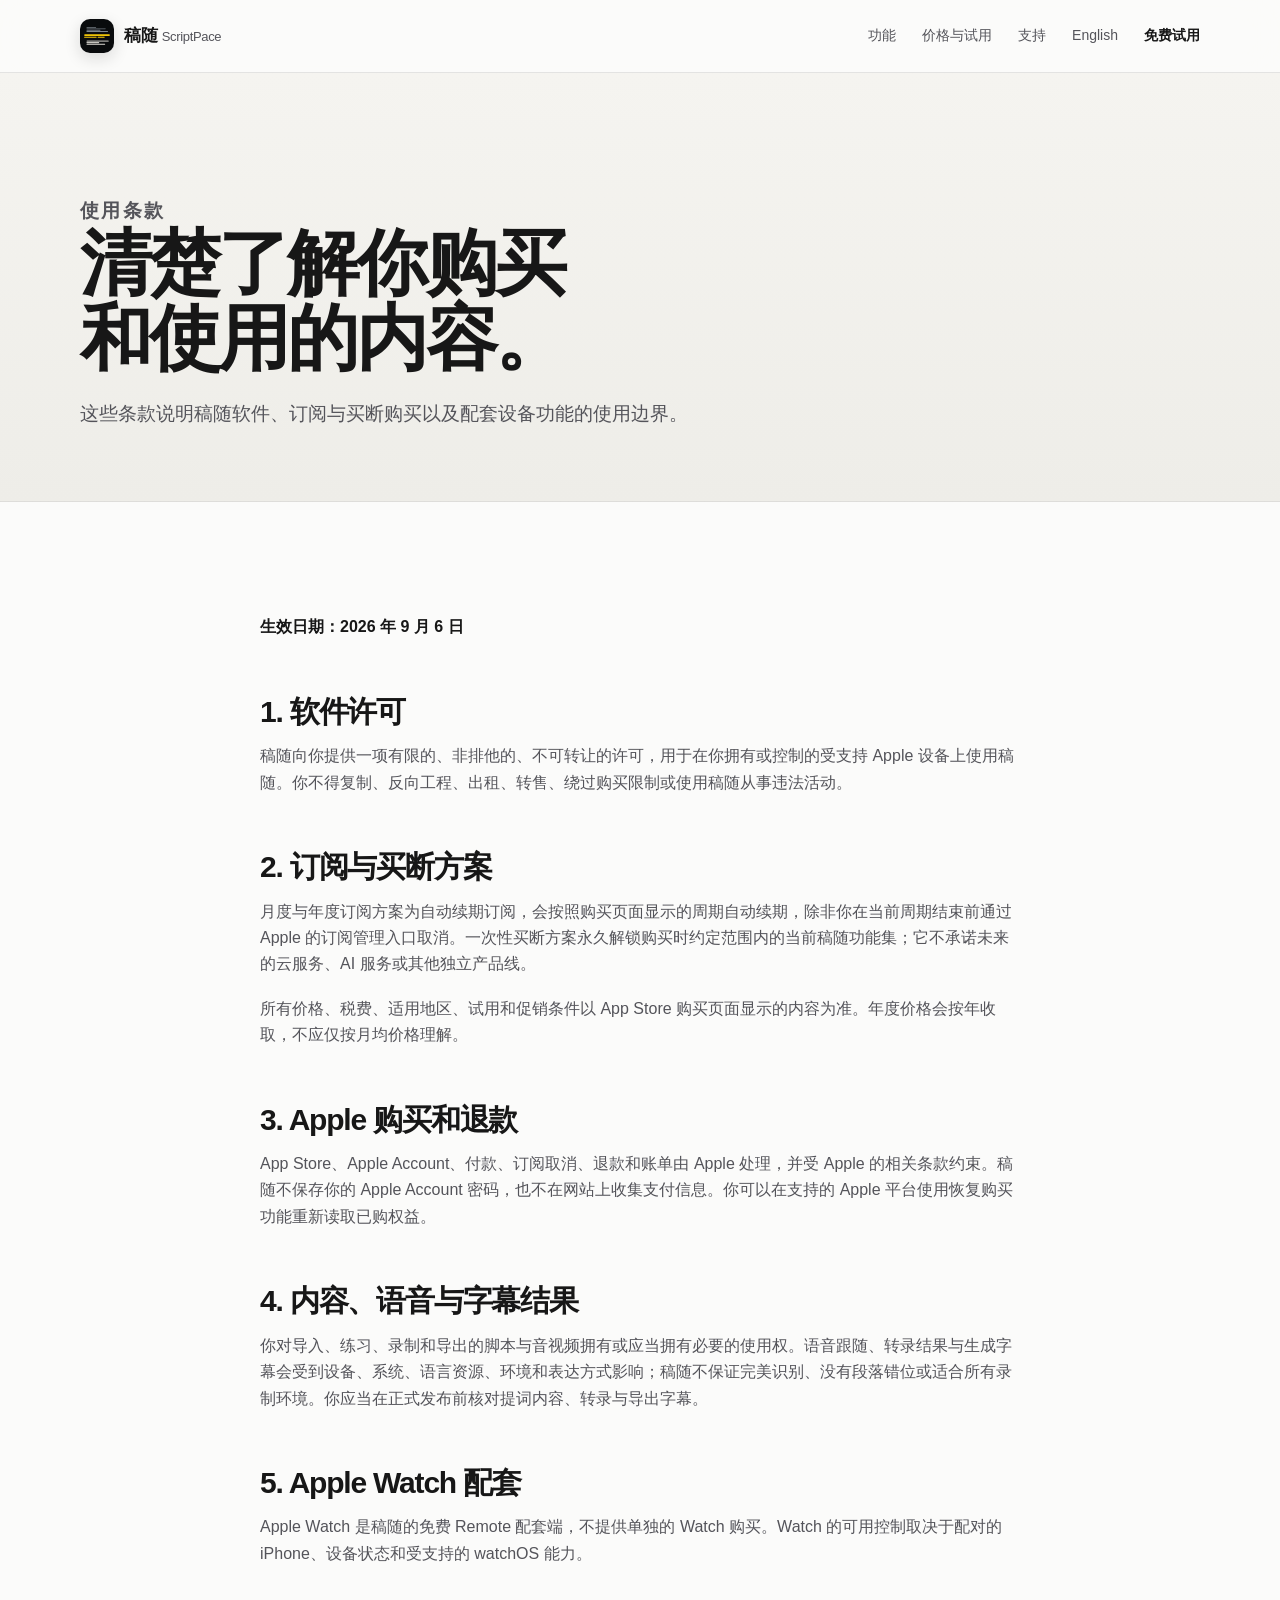
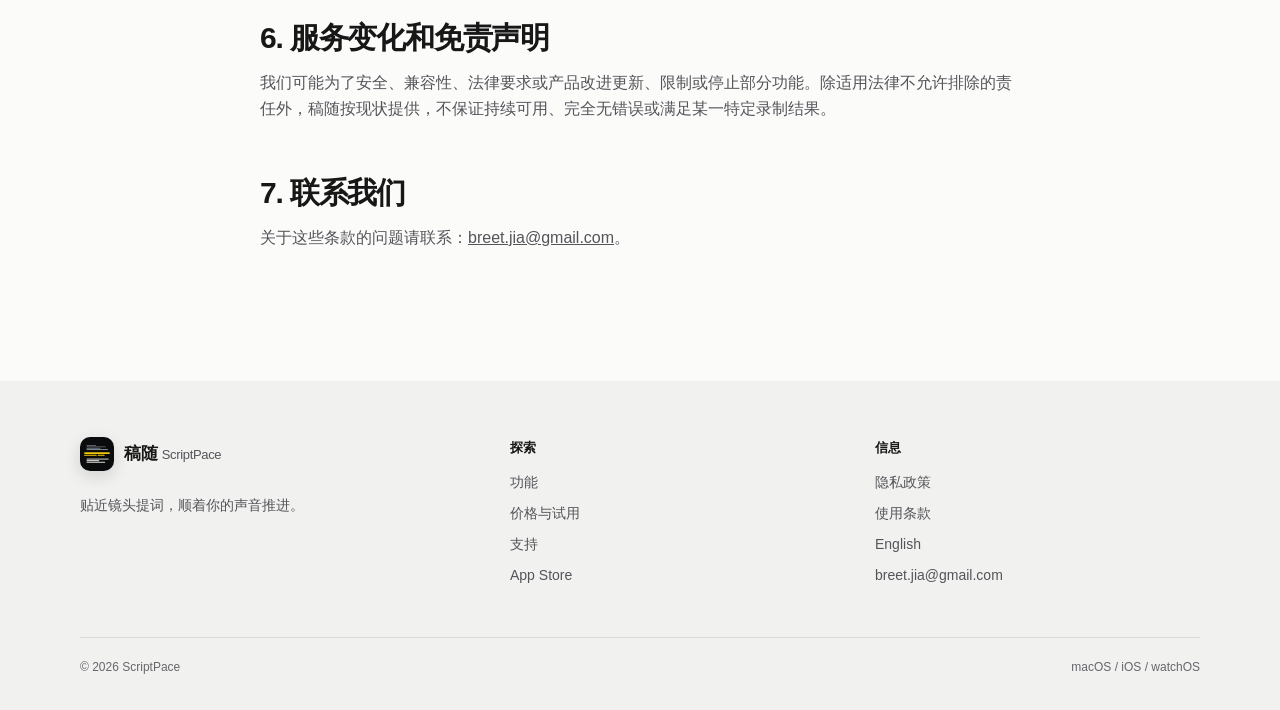
<file: zh-hans/terms.html>
<!doctype html>
<html lang="zh-Hans" dir="ltr">
  <head>
    <meta charset="utf-8">
    <meta name="viewport" content="width=device-width, initial-scale=1">
    <meta name="description" content="稿随 ScriptPace 使用条款：了解软件许可、自动续期订阅、买断方案、App Store 支付与语音及字幕功能的使用边界。">
    <link rel="canonical" href="https://scriptpace.github.io/zh-hans/terms.html">
    <link rel="alternate" hreflang="zh-Hans" href="https://scriptpace.github.io/zh-hans/terms.html">
    <link rel="alternate" hreflang="en" href="https://scriptpace.github.io/en/terms.html">
    <link rel="alternate" hreflang="x-default" href="https://scriptpace.github.io/en/terms.html">
    <meta property="og:title" content="使用条款 — 稿随 ScriptPace">
    <meta property="og:description" content="了解稿随软件许可、自动续期订阅、一次性买断与配套设备功能的使用边界。">
    <meta property="og:type" content="website">
    <meta property="og:url" content="https://scriptpace.github.io/zh-hans/terms.html">
    <meta property="og:site_name" content="稿随 ScriptPace">
    <meta property="og:locale" content="zh_CN">
    <meta property="og:locale:alternate" content="en_US">
    <meta property="og:image" content="https://scriptpace.github.io/assets/og/zh-Hans/social-card.png">
    <meta property="og:image:width" content="1200">
    <meta property="og:image:height" content="630">
    <meta property="og:image:alt" content="稿随使用条款说明">
    <meta name="twitter:card" content="summary_large_image">
    <meta name="twitter:title" content="使用条款 — 稿随 ScriptPace">
    <meta name="twitter:description" content="稿随软件许可、订阅与买断方案使用条款。">
    <meta name="twitter:image" content="https://scriptpace.github.io/assets/og/zh-Hans/social-card.png">
    <title>使用条款 — 稿随 ScriptPace</title>
    <link rel="stylesheet" href="../assets/css/site.css">
    <link rel="icon" type="image/png" href="../assets/brand/scriptpace-app-icon.png">
  </head>
  <body data-locale="zh-Hans">
    <a class="skip-link" href="#main-content">跳到主要内容</a>
    <header class="site-header"><div class="site-header__inner"><a class="brand" href="index.html"><img class="brand__icon" src="../assets/brand/scriptpace-app-icon.png" alt="" width="34" height="34"><span>稿随 <span class="brand__english">ScriptPace</span></span></a><nav class="site-nav" aria-label="主导航"><a href="features.html">功能</a><a href="index.html#plans">价格与试用</a><a href="support.html">支持</a><a class="language-link" data-language-switch="en" href="../en/terms.html">English</a><a class="site-nav__cta" data-app-store-link href="https://apps.apple.com/app/id6805241939">免费试用</a></nav><button class="menu-toggle" type="button" aria-expanded="false" aria-controls="mobile-menu" data-menu-toggle><span class="sr-only">打开菜单</span><svg viewBox="0 0 24 24" fill="none" stroke="currentColor" stroke-width="1.8" aria-hidden="true"><path d="M4 7h16M4 12h16M4 17h16"/></svg></button></div><nav class="mobile-menu" id="mobile-menu" aria-label="移动端导航" data-mobile-menu hidden><a href="features.html">功能</a><a href="index.html#plans">价格与试用</a><a href="support.html">支持</a><a data-language-switch="en" href="../en/terms.html">English</a><a data-app-store-link href="https://apps.apple.com/app/id6805241939">免费试用 7 天</a></nav></header>
    <main id="main-content"><section class="page-hero"><div class="container"><p class="eyebrow">使用条款</p><h1>清楚了解你购买和使用的内容。</h1><p>这些条款说明稿随软件、订阅与买断购买以及配套设备功能的使用边界。</p></div></section><section class="section"><div class="content-narrow prose"><p><strong>生效日期：2026 年 9 月 6 日</strong></p><h2>1. 软件许可</h2><p>稿随向你提供一项有限的、非排他的、不可转让的许可，用于在你拥有或控制的受支持 Apple 设备上使用稿随。你不得复制、反向工程、出租、转售、绕过购买限制或使用稿随从事违法活动。</p><h2>2. 订阅与买断方案</h2><p>月度与年度订阅方案为自动续期订阅，会按照购买页面显示的周期自动续期，除非你在当前周期结束前通过 Apple 的订阅管理入口取消。一次性买断方案永久解锁购买时约定范围内的当前稿随功能集；它不承诺未来的云服务、AI 服务或其他独立产品线。</p><p>所有价格、税费、适用地区、试用和促销条件以 App Store 购买页面显示的内容为准。年度价格会按年收取，不应仅按月均价格理解。</p><h2>3. Apple 购买和退款</h2><p>App Store、Apple Account、付款、订阅取消、退款和账单由 Apple 处理，并受 Apple 的相关条款约束。稿随不保存你的 Apple Account 密码，也不在网站上收集支付信息。你可以在支持的 Apple 平台使用恢复购买功能重新读取已购权益。</p><h2>4. 内容、语音与字幕结果</h2><p>你对导入、练习、录制和导出的脚本与音视频拥有或应当拥有必要的使用权。语音跟随、转录结果与生成字幕会受到设备、系统、语言资源、环境和表达方式影响；稿随不保证完美识别、没有段落错位或适合所有录制环境。你应当在正式发布前核对提词内容、转录与导出字幕。</p><h2>5. Apple Watch 配套</h2><p>Apple Watch 是稿随的免费 Remote 配套端，不提供单独的 Watch 购买。Watch 的可用控制取决于配对的 iPhone、设备状态和受支持的 watchOS 能力。</p><h2>6. 服务变化和免责声明</h2><p>我们可能为了安全、兼容性、法律要求或产品改进更新、限制或停止部分功能。除适用法律不允许排除的责任外，稿随按现状提供，不保证持续可用、完全无错误或满足某一特定录制结果。</p><h2>7. 联系我们</h2><p>关于这些条款的问题请联系：<a data-support-email href="support.html#contact">支持邮箱</a>。</p></div></section></main>
    <footer class="site-footer"><div class="site-footer__inner"><div class="site-footer__brand"><a class="brand" href="index.html"><img class="brand__icon" src="../assets/brand/scriptpace-app-icon.png" alt="" width="34" height="34"><span>稿随 <span class="brand__english">ScriptPace</span></span></a><p>贴近镜头提词，顺着你的声音推进。</p></div><div><p class="site-footer__heading">探索</p><div class="site-footer__links"><a href="features.html">功能</a><a href="index.html#plans">价格与试用</a><a href="support.html">支持</a><a data-app-store-link href="https://apps.apple.com/app/id6805241939">App Store</a></div></div><div><p class="site-footer__heading">信息</p><div class="site-footer__links"><a href="privacy.html">隐私政策</a><a href="terms.html" aria-current="page">使用条款</a><a data-language-switch="en" href="../en/terms.html">English</a><a data-support-email href="support.html#contact">支持邮箱</a></div></div></div><div class="site-footer__inner site-footer__bottom"><span>© <span data-current-year>2026</span> ScriptPace</span><span>macOS / iOS / watchOS</span></div></footer>
    <script src="../site-config.js"></script><script src="../assets/js/site.js"></script>
  </body>
</html>
</file>
<file: assets/css/site.css>
:root {
  --ink: #171717;
  --studio: #121215;
  --studio-elevated: #1b1b1f;
  --studio-line: rgba(255, 255, 255, 0.11);
  --studio-line-strong: rgba(255, 255, 255, 0.2);
  --ink-on-dark: #f7f6f3;
  --muted-on-dark: rgba(247, 246, 243, 0.74);
  --soft-on-dark: rgba(247, 246, 243, 0.56);
  --muted: #54545a;
  --soft-muted: #66666d;
  --paper: #fbfbfa;
  --surface: #f1f1ef;
  --surface-strong: #e7e7e3;
  --accent: #a44b2b;
  --accent-dark: #873a1f;
  --accent-on-dark: #f09a75;
  --line: rgba(23, 23, 23, 0.1);
  --line-strong: rgba(23, 23, 23, 0.18);
  --white: #ffffff;
  --content: 1120px;
  --narrow: 760px;
  --radius: 24px;
  --radius-small: 14px;
  --shadow: 0 24px 64px -16px rgba(23, 23, 23, 0.12), 0 4px 14px -2px rgba(23, 23, 23, 0.05);
  --shadow-card: 0 12px 32px -12px rgba(23, 23, 23, 0.08), 0 2px 6px rgba(23, 23, 23, 0.03);
  --shadow-device: 0 28px 56px -16px rgba(23, 23, 23, 0.24), 0 8px 20px -6px rgba(23, 23, 23, 0.1);
  --ease-out-expo: cubic-bezier(0.16, 1, 0.3, 1);
  --font: -apple-system, BlinkMacSystemFont, "SF Pro Display", "SF Pro Text", "Helvetica Neue", Arial, sans-serif;
  --font-cjk: -apple-system, BlinkMacSystemFont, "SF Pro Display", "PingFang SC", "Hiragino Sans GB", "Microsoft YaHei", sans-serif;
}

* { box-sizing: border-box; }

html { scroll-behavior: smooth; }

body {
  margin: 0;
  color: var(--ink);
  background: var(--paper);
  font-family: var(--font-cjk);
  font-size: 16px;
  line-height: 1.65;
  text-rendering: optimizeLegibility;
  -webkit-font-smoothing: antialiased;
}

h1, h2, h3 { text-wrap: balance; }
p { text-wrap: pretty; }

code {
  padding: 2px 6px;
  border-radius: 6px;
  background: rgba(23, 23, 23, 0.06);
  border: 1px solid rgba(23, 23, 23, 0.08);
  font-family: ui-monospace, SFMono-Regular, "SF Mono", Menlo, Monaco, Consolas, monospace;
  font-size: 0.88em;
}

.section--dark code {
  background: rgba(255, 255, 255, 0.09);
  border-color: rgba(255, 255, 255, 0.14);
  color: var(--ink-on-dark);
}

body[data-locale="en"] { font-family: var(--font); }

a { color: inherit; }

img { display: block; max-width: 100%; height: auto; }
picture { display: block; }

button, a { -webkit-tap-highlight-color: transparent; }

:focus-visible {
  outline: 3px solid rgba(194, 111, 77, 0.75);
  outline-offset: 4px;
}

.skip-link {
  position: fixed;
  z-index: 20;
  top: 12px;
  left: 12px;
  padding: 10px 14px;
  color: var(--white);
  background: var(--ink);
  border-radius: 9px;
  transform: translateY(-160%);
}

.skip-link:focus { transform: translateY(0); }

.sr-only {
  position: absolute;
  width: 1px;
  height: 1px;
  padding: 0;
  margin: -1px;
  overflow: hidden;
  clip: rect(0, 0, 0, 0);
  white-space: nowrap;
  border: 0;
}

.site-header {
  position: sticky;
  z-index: 10;
  top: 0;
  background: color-mix(in srgb, var(--paper) 86%, transparent);
  border-bottom: 1px solid var(--line);
  backdrop-filter: blur(20px) saturate(140%);
  transition: background 240ms var(--ease-out-expo), box-shadow 240ms var(--ease-out-expo), border-color 240ms var(--ease-out-expo);
}

.site-header.is-scrolled {
  background: color-mix(in srgb, var(--paper) 94%, transparent);
  border-bottom-color: rgba(23, 23, 23, 0.13);
  box-shadow: 0 8px 28px -12px rgba(23, 23, 23, 0.12);
}

section[id],
.stage-header[id] {
  scroll-margin-top: 92px;
}

.site-header__inner,
.site-footer__inner,
.container {
  width: min(calc(100% - 40px), var(--content));
  margin: 0 auto;
}

.site-header__inner {
  display: flex;
  align-items: center;
  justify-content: space-between;
  min-height: 72px;
}

.brand {
  display: inline-flex;
  align-items: center;
  gap: 10px;
  font-size: 17px;
  font-weight: 700;
  letter-spacing: -0.02em;
  text-decoration: none;
}

.brand__icon { width: 34px; height: 34px; border-radius: 10px; box-shadow: 0 5px 16px rgba(23, 23, 23, 0.14); }

.brand__english { color: var(--muted); font-size: 13px; font-weight: 500; }

.site-nav { display: flex; align-items: center; gap: 26px; }
.site-nav a, .language-link { color: var(--muted); font-size: 14px; text-decoration: none; }
.site-nav a:hover, .language-link:hover { color: var(--ink); }
.site-nav a[aria-current="page"] {
  color: var(--ink);
  font-weight: 650;
  text-decoration: underline;
  text-decoration-color: var(--accent);
  text-decoration-thickness: 2px;
  text-underline-offset: 7px;
}
.site-nav__cta { color: var(--ink) !important; font-weight: 700; text-decoration: none !important; }

.menu-toggle {
  display: none;
  padding: 8px;
  color: var(--ink);
  background: transparent;
  border: 0;
  border-radius: 8px;
  cursor: pointer;
}

.menu-toggle svg { width: 22px; height: 22px; }

.mobile-menu { display: none; }

.hero {
  position: relative;
  padding: 120px 0 108px;
  overflow: hidden;
  background:
    radial-gradient(ellipse 72% 62% at 74% 18%, rgba(214, 114, 72, 0.17), transparent 64%),
    radial-gradient(ellipse 52% 48% at 14% 88%, rgba(240, 154, 117, 0.08), transparent 62%),
    var(--studio);
  color: var(--ink-on-dark);
}

.hero__grid {
  display: grid;
  grid-template-columns: minmax(0, 1.05fr) minmax(360px, 0.95fr);
  gap: 72px;
  align-items: center;
}

.eyebrow {
  margin: 0 0 18px;
  color: var(--accent);
  font-size: 13px;
  font-weight: 700;
  letter-spacing: 0.12em;
  text-transform: uppercase;
}

.hero .eyebrow,
.section--dark .eyebrow {
  color: var(--accent-on-dark);
}

.hero h1 {
  max-width: 680px;
  margin: 0;
  color: var(--white);
  font-size: clamp(46px, 6vw, 80px);
  font-weight: 650;
  letter-spacing: -0.04em;
  line-height: 1.02;
}

body[data-locale="zh-Hans"] .hero h1 {
  font-size: clamp(38px, 4.6vw, 62px);
  letter-spacing: -0.035em;
  line-height: 1.12;
}

.hero__lead {
  max-width: 540px;
  margin: 24px 0 0;
  color: var(--muted-on-dark);
  font-size: clamp(17px, 1.85vw, 20px);
  line-height: 1.58;
}

.hero__chips {
  display: flex;
  flex-wrap: wrap;
  gap: 8px;
  margin: 24px 0 0;
  padding: 0;
  list-style: none;
}

.hero__chips li {
  display: inline-flex;
  align-items: center;
  gap: 7px;
  padding: 7px 14px;
  background: rgba(255, 255, 255, 0.06);
  border: 1px solid var(--studio-line);
  border-radius: 999px;
  box-shadow: inset 0 1px 0 rgba(255, 255, 255, 0.08);
  color: rgba(247, 246, 243, 0.92);
  font-size: 13px;
  font-weight: 550;
}

.hero__chips li::before {
  content: "";
  width: 6px;
  height: 6px;
  flex: 0 0 6px;
  border-radius: 50%;
  background: var(--accent-on-dark);
}

.hero__actions { display: flex; flex-wrap: wrap; gap: 12px; margin-top: 30px; }
.hero__trial-note { margin: 14px 0 0; color: var(--muted-on-dark); font-size: 13px; line-height: 1.5; }

.button {
  display: inline-flex;
  min-height: 46px;
  align-items: center;
  justify-content: center;
  padding: 0 20px;
  border: 1px solid transparent;
  border-radius: 999px;
  font-size: 14px;
  font-weight: 700;
  text-decoration: none;
  transition: transform 220ms var(--ease-out-expo), background 200ms ease, color 200ms ease, border-color 200ms ease, box-shadow 220ms var(--ease-out-expo);
}

.button:hover { transform: translateY(-2px); }
.button--primary {
  color: var(--white);
  background: var(--accent);
  box-shadow: 0 10px 24px -8px rgba(164, 75, 43, 0.55), inset 0 1px 0 rgba(255, 255, 255, 0.22);
}
.button--primary:hover {
  background: var(--accent-dark);
  box-shadow: 0 14px 28px -8px rgba(164, 75, 43, 0.62), inset 0 1px 0 rgba(255, 255, 255, 0.22);
}
.button--light {
  color: var(--ink);
  background: var(--white);
  box-shadow: 0 10px 24px -10px rgba(0, 0, 0, 0.45);
}
.button--light:hover { background: #f2f1ed; }
.button--secondary { color: var(--ink); background: transparent; border-color: var(--line-strong); }
.button--secondary:hover { border-color: rgba(23, 23, 23, 0.34); background: rgba(23, 23, 23, 0.03); }
.hero .button--secondary { color: var(--white); border-color: rgba(255, 255, 255, 0.24); }
.hero .button--secondary:hover { background: rgba(255, 255, 255, 0.1); border-color: rgba(255, 255, 255, 0.38); }

.hero__visual { position: relative; min-height: 360px; }
.hero__visual--product {
  display: grid;
  min-height: 0;
  align-content: center;
  gap: 14px;
  margin: 0;
  padding: 14px;
  background: linear-gradient(180deg, rgba(255, 255, 255, 0.07) 0%, rgba(255, 255, 255, 0.025) 100%);
  border: 1px solid var(--studio-line-strong);
  border-radius: 26px;
  box-shadow: 0 36px 90px -20px rgba(0, 0, 0, 0.65), inset 0 1px 0 rgba(255, 255, 255, 0.16);
}
.hero__product-image {
  width: 100%;
  height: auto;
  border: 1px solid rgba(255, 255, 255, 0.1);
  border-radius: 14px;
  box-shadow: 0 18px 44px rgba(0, 0, 0, 0.4);
}
.hero__product-caption { margin: 0 4px 2px; color: var(--soft-on-dark); font-size: 12px; }
.release-pill { display: inline-flex; align-items: center; gap: 8px; margin: 20px 0 0; padding: 6px 12px; color: rgba(255, 255, 255, 0.72); background: rgba(255, 255, 255, 0.06); border: 1px solid rgba(255, 255, 255, 0.12); border-radius: 999px; font-size: 12px; font-weight: 500; }
.release-pill > span { width: 6px; height: 6px; flex: 0 0 6px; background: rgba(255, 255, 255, 0.45); border-radius: 50%; }
.release-pill--light { margin: 0; color: var(--soft-muted); background: transparent; border-color: var(--line); }
.release-pill--light > span { background: var(--soft-muted); }

.scenario-grid { display: grid; grid-template-columns: repeat(3, minmax(0, 1fr)); gap: 18px; }
.scenario-card {
  display: flex;
  flex-direction: column;
  justify-content: space-between;
  gap: 22px;
  padding: 28px;
  background: var(--white);
  border: 1px solid var(--line);
  border-radius: var(--radius);
  box-shadow: var(--shadow-card);
  transition: transform 280ms var(--ease-out-expo), border-color 220ms ease, box-shadow 280ms var(--ease-out-expo);
}
.scenario-card:hover {
  transform: translateY(-3px);
  border-color: var(--line-strong);
  box-shadow: var(--shadow);
}
.scenario-card__meta { display: flex; flex-wrap: wrap; align-items: center; justify-content: space-between; gap: 8px; margin-bottom: 12px; }
.scenario-card__tag { color: var(--accent); font-size: 12px; font-weight: 750; letter-spacing: 0.08em; text-transform: uppercase; font-variant-numeric: tabular-nums; }
.scenario-card__badge { display: inline-flex; align-items: center; padding: 3px 9px; border-radius: 999px; background: var(--surface); color: var(--soft-muted); font-size: 11px; font-weight: 500; }
.scenario-card__badge--soon { background: var(--surface); color: var(--soft-muted); border: 1px solid var(--line); }
.scenario-card h3 { margin: 0 0 10px; font-size: 23px; letter-spacing: -0.035em; line-height: 1.22; }
.scenario-card p { margin: 0; color: var(--muted); font-size: 15px; line-height: 1.62; }
.scenario-card__points { display: grid; gap: 8px; margin: 0; padding: 14px 0 0; border-top: 1px solid var(--line); list-style: none; color: var(--ink); font-size: 14px; line-height: 1.48; }
.scenario-card__points li { display: flex; align-items: baseline; gap: 8px; }
.scenario-card__points li::before { content: "✓"; flex: 0 0 auto; color: var(--accent); font-weight: 700; }

.recording-showcase { display: grid; grid-template-columns: repeat(2, minmax(0, 1fr)); gap: 24px; margin-bottom: 24px; }
.recording-feature {
  display: grid;
  grid-template-columns: minmax(0, 1.16fr) minmax(0, 0.84fr);
  gap: 36px;
  align-items: center;
  padding: 28px;
  margin-bottom: 20px;
  background: var(--white);
  border: 1px solid var(--line);
  border-radius: var(--radius);
  box-shadow: var(--shadow-card);
}
.recording-feature figure { margin: 0; }
.recording-feature img { width: 100%; height: auto; border-radius: 14px; box-shadow: var(--shadow-device); }
.recording-feature h3 { margin: 10px 0 12px; font-size: clamp(23px, 2.8vw, 30px); letter-spacing: -0.035em; line-height: 1.18; }
.recording-feature p { margin: 0; color: var(--muted); font-size: 15px; line-height: 1.64; }
.recording-feature p + p { margin-top: 14px; }
.recording-feature__list { display: grid; gap: 8px; margin: 14px 0 16px; padding: 0; list-style: none; color: var(--ink); font-size: 14px; line-height: 1.5; }
.recording-feature__list li { display: flex; align-items: baseline; gap: 8px; }
.recording-feature__list li::before { content: "✓"; flex: 0 0 auto; color: var(--accent); font-weight: 700; }
.recording-panel-card { display: flex; flex-direction: column; gap: 18px; padding: 24px; background: var(--white); border: 1px solid var(--line); border-radius: var(--radius); }
.recording-panel-card figure { margin: 0; }
.recording-panel-card img { width: 100%; height: auto; border-radius: 14px; box-shadow: 0 16px 42px rgba(23, 23, 23, 0.14); }
.recording-panel-card h3 { margin: 6px 0 8px; font-size: 23px; letter-spacing: -0.035em; }
.recording-panel-card p { margin: 0; color: var(--muted); font-size: 15px; line-height: 1.6; }

.stage-nav { display: flex; flex-wrap: wrap; gap: 10px; margin-top: 28px; }
.stage-nav__pill {
  display: inline-flex;
  align-items: center;
  gap: 8px;
  min-height: 40px;
  padding: 0 16px;
  color: var(--ink);
  background: var(--white);
  border: 1px solid var(--line);
  border-radius: 999px;
  box-shadow: 0 2px 6px rgba(23, 23, 23, 0.04);
  font-size: 14px;
  font-weight: 600;
  text-decoration: none;
  transition: transform 200ms var(--ease-out-expo), border-color 180ms ease, box-shadow 200ms var(--ease-out-expo);
}
.stage-nav__pill span { color: var(--accent); font-size: 12px; font-weight: 750; letter-spacing: 0.04em; font-variant-numeric: tabular-nums; }
.stage-nav__pill:hover {
  transform: translateY(-1px);
  border-color: rgba(164, 75, 43, 0.42);
  box-shadow: 0 10px 22px -8px rgba(23, 23, 23, 0.14);
}

.stage-header { margin: 0 0 36px; padding-bottom: 18px; border-bottom: 1px solid var(--line); }
.stage-header + .feature-list { margin-bottom: 92px; }
.stage-header h2 { margin: 6px 0 10px; font-size: clamp(28px, 4vw, 44px); letter-spacing: -0.04em; }
.stage-header p { max-width: 680px; margin: 0; color: var(--muted); font-size: 17px; }

.root-links { display: flex; flex-wrap: wrap; justify-content: center; gap: 18px; margin-top: 28px; color: var(--muted); font-size: 14px; }
.root-links a { color: var(--muted); text-decoration: underline; text-underline-offset: 3px; }
.root-links a:hover { color: var(--ink); }

.recording-grid { display: grid; grid-template-columns: repeat(3, minmax(0, 1fr)); gap: 16px; }
.recording-card {
  min-height: 220px;
  padding: 28px;
  background: var(--white);
  border: 1px solid var(--line);
  border-radius: var(--radius);
  transition: transform 260ms var(--ease-out-expo), border-color 220ms ease, box-shadow 260ms var(--ease-out-expo);
}
.recording-card__index { color: var(--accent); font-size: 12px; font-weight: 750; letter-spacing: 0.06em; text-transform: uppercase; font-variant-numeric: tabular-nums; }
.price-card__status { color: var(--soft-muted); font-size: 12px; font-weight: 600; letter-spacing: 0.04em; }
.recording-card h3 { margin: 36px 0 10px; font-size: 22px; letter-spacing: -0.035em; line-height: 1.22; }
.recording-card p { margin: 0; color: var(--muted); font-size: 15px; line-height: 1.62; }
.release-note { margin: 24px 0 0; padding: 0; color: var(--soft-muted); background: transparent; border: 0; font-size: 13px; line-height: 1.6; }
.release-note strong { color: var(--muted); font-weight: 600; }

.section { padding: 112px 0; }
.section--soft {
  background: linear-gradient(180deg, #f3f2ee 0%, #efeee9 100%);
  border-top: 1px solid rgba(23, 23, 23, 0.05);
  border-bottom: 1px solid rgba(23, 23, 23, 0.05);
}
.section--dark { color: var(--ink-on-dark); background: var(--studio); }
.section--studio {
  position: relative;
  overflow: hidden;
  background:
    radial-gradient(ellipse 68% 54% at 24% 8%, rgba(214, 114, 72, 0.14), transparent 64%),
    radial-gradient(ellipse 52% 44% at 86% 92%, rgba(240, 154, 117, 0.08), transparent 60%),
    var(--studio);
}
.section--dark .recording-feature {
  background: linear-gradient(180deg, rgba(255, 255, 255, 0.055) 0%, rgba(255, 255, 255, 0.025) 100%);
  border-color: var(--studio-line-strong);
  box-shadow: 0 32px 80px -24px rgba(0, 0, 0, 0.65), inset 0 1px 0 rgba(255, 255, 255, 0.12);
}
.section--dark .recording-feature img {
  border: 1px solid rgba(255, 255, 255, 0.1);
  box-shadow: 0 24px 60px rgba(0, 0, 0, 0.55);
}
.section--dark .recording-feature h3,
.section--dark .recording-card h3 { color: var(--white); }
.section--dark .recording-feature p,
.section--dark .recording-card p { color: var(--muted-on-dark); }
.section--dark .recording-card {
  background: var(--studio-elevated);
  border-color: var(--studio-line);
  box-shadow: inset 0 1px 0 rgba(255, 255, 255, 0.07);
}
.section--dark .recording-card:hover {
  transform: translateY(-3px);
  border-color: var(--studio-line-strong);
  box-shadow: 0 20px 44px -18px rgba(0, 0, 0, 0.55), inset 0 1px 0 rgba(255, 255, 255, 0.12);
}
.section--dark .recording-card__index,
.section--dark .text-link { color: var(--accent-on-dark); }
.section--dark .text-link:hover { color: #f7b699; }
.section--dark .release-note { color: var(--soft-on-dark); }

.section__heading { max-width: 720px; margin-bottom: 52px; }
.section__heading h2 { margin: 0; font-size: clamp(34px, 5vw, 56px); font-weight: 650; letter-spacing: -0.04em; line-height: 1.06; }
.section__heading p { max-width: 620px; margin: 20px 0 0; color: var(--muted); font-size: 18px; }
.section--dark .section__heading h2 { color: var(--white); }
.section--dark .section__heading p { color: var(--muted-on-dark); }

.story { display: grid; grid-template-columns: 0.95fr 1.05fr; gap: 64px; align-items: start; }
.story__quote { margin: 0; font-size: clamp(28px, 4vw, 44px); font-weight: 650; letter-spacing: -0.05em; line-height: 1.12; }
.story__copy { color: var(--muted); font-size: 17px; }
.story__copy p { margin: 0; }
.story__points { display: grid; gap: 10px; margin: 16px 0 0; padding: 0; list-style: none; font-size: 15px; line-height: 1.5; }
.story__points li { display: flex; align-items: baseline; gap: 10px; color: var(--ink); }
.story__points li::before { content: "✓"; flex: 0 0 auto; color: var(--accent); font-weight: 700; }

.teleprompter-steps { margin-top: 64px; padding-top: 52px; border-top: 1px solid var(--line); }
.teleprompter-steps__header { display: flex; flex-wrap: wrap; align-items: flex-end; justify-content: space-between; gap: 16px; margin-bottom: 28px; }
.teleprompter-steps__header .eyebrow { margin-bottom: 8px; }
.teleprompter-steps__header h3 { margin: 0; font-size: clamp(24px, 3vw, 34px); letter-spacing: -0.045em; line-height: 1.12; }
.text-link { color: var(--accent); font-size: 14px; font-weight: 700; text-decoration: none; }
.text-link:hover { color: var(--accent-dark); text-decoration: underline; text-underline-offset: 3px; }

.workflow-grid { display: grid; grid-template-columns: repeat(4, 1fr); gap: 16px; }
.workflow-card {
  min-height: 220px;
  padding: 26px 24px;
  background: var(--white);
  border: 1px solid var(--line);
  border-radius: var(--radius-small);
  box-shadow: var(--shadow-card);
  transition: transform 260ms var(--ease-out-expo), border-color 220ms ease, box-shadow 260ms var(--ease-out-expo);
}
.workflow-card:hover {
  transform: translateY(-3px);
  border-color: var(--line-strong);
  box-shadow: var(--shadow);
}
.workflow-card__number { color: var(--accent); font-size: 15px; font-weight: 750; letter-spacing: 0.04em; font-variant-numeric: tabular-nums; }
.workflow-card h3 { margin: 44px 0 8px; font-size: 20px; letter-spacing: -0.03em; }
.workflow-card p { margin: 0; color: var(--muted); font-size: 14px; line-height: 1.58; }

.teleprompter-proof {
  display: grid;
  grid-template-columns: minmax(0, 0.88fr) minmax(0, 1.12fr);
  gap: 36px;
  align-items: center;
  padding: 32px;
  margin-top: 24px;
  background: linear-gradient(180deg, #f6f5f2 0%, #eeede8 100%);
  border: 1px solid var(--line);
  border-radius: var(--radius);
  box-shadow: inset 0 1px 0 rgba(255, 255, 255, 0.85);
}
.teleprompter-proof h3 { margin: 8px 0 10px; font-size: clamp(22px, 2.6vw, 28px); letter-spacing: -0.035em; line-height: 1.18; }
.teleprompter-proof p { margin: 0; color: var(--muted); font-size: 15px; line-height: 1.62; }
.teleprompter-proof figure { margin: 0; }
.teleprompter-proof img { width: 100%; height: auto; border-radius: 14px; border: 1px solid rgba(23, 23, 23, 0.08); box-shadow: var(--shadow-device); }

.feature-list { display: grid; gap: 110px; }
.feature-row { display: grid; grid-template-columns: 1fr 1fr; gap: 72px; align-items: center; }
.feature-row--ultra { padding: 32px; background: var(--surface); border: 1px solid var(--line); border-radius: var(--radius); }
.feature-row:nth-child(even) .feature-row__visual { order: -1; }
.feature-row__visual {
  padding: 24px;
  background: linear-gradient(180deg, #f6f5f2 0%, #eae9e4 100%);
  border: 1px solid rgba(23, 23, 23, 0.08);
  border-radius: var(--radius);
  box-shadow: var(--shadow), inset 0 1px 0 rgba(255, 255, 255, 0.9);
}
.feature-row--ultra .feature-row__visual {
  background: linear-gradient(180deg, #ffffff 0%, #f5f4f0 100%);
  border: 1px solid var(--line);
}
.feature-row__visual img { width: 100%; border-radius: 12px; box-shadow: var(--shadow-device); }
.feature-row__visual--phone,
.feature-row__visual--watch {
  padding: 36px 28px;
}
.feature-row__visual--phone picture,
.feature-row__visual--watch picture {
  width: 100%;
}
.feature-row__visual--phone img {
  width: 100%;
  max-width: 256px;
  margin: 0 auto;
  border-radius: 28px;
  box-shadow: var(--shadow-device);
}
.feature-row__visual--watch img {
  width: 100%;
  max-width: 152px;
  margin: 0 auto;
  border-radius: 30px;
  box-shadow: var(--shadow-device);
}
.feature-row h2 { margin: 0 0 16px; font-size: clamp(30px, 4vw, 48px); letter-spacing: -0.05em; line-height: 1.06; }
.feature-row p { margin: 0; color: var(--muted); font-size: 17px; }
.feature-row__points { display: grid; gap: 8px; margin: 16px 0 0; padding: 14px 0 0; border-top: 1px solid var(--line); list-style: none; color: var(--ink); font-size: 15px; line-height: 1.5; }
.feature-row__points li { display: flex; align-items: baseline; gap: 8px; }
.feature-row__points li::before { content: "✓"; flex: 0 0 auto; color: var(--accent); font-weight: 700; }
.feature-row__tag { margin-bottom: 14px; color: var(--accent); font-size: 12px; font-weight: 700; letter-spacing: 0.1em; text-transform: uppercase; }

.screenshot-card { margin: 0; }
.screenshot-card img { width: 100%; border-radius: 16px; box-shadow: 0 18px 45px rgba(0, 0, 0, 0.16); }
.screenshot-card figcaption { margin-top: 14px; color: var(--muted); font-size: 13px; line-height: 1.45; }
.screenshot-card--phone img { width: 100%; max-width: 232px; margin: 0 auto; border-radius: 26px; }
.screenshot-card--watch img { width: 100%; max-width: 124px; margin: 0 auto; border-radius: 26px; }

.screenshot-story { display: grid; grid-template-columns: minmax(0, 1.24fr) minmax(0, 0.76fr); gap: 34px; align-items: end; }
.screenshot-story__mac { grid-row: span 2; }
.screenshot-story__mac img { width: 100%; border-radius: 18px; box-shadow: 0 26px 70px rgba(23, 23, 23, 0.18); }
.screenshot-story__companion { display: grid; grid-template-columns: minmax(0, 1.15fr) minmax(0, 0.85fr); gap: 22px; align-items: end; }
.screenshot-story__companion img { box-shadow: 0 22px 55px rgba(23, 23, 23, 0.16); }
.screenshot-story__companion .screenshot-card--phone img { width: 100%; max-width: 232px; margin: 0 auto; border-radius: 26px; }
.screenshot-story__companion .screenshot-card--watch img { width: 100%; max-width: 124px; margin: 0 auto; border-radius: 26px; }
.screenshot-story__caption { margin: 0 0 18px; color: var(--muted); font-size: 14px; line-height: 1.55; }
.screenshot-story__caption strong { display: block; margin-bottom: 8px; color: var(--ink); font-size: 17px; }
.screenshot-story__caption span { display: inline-block; margin-top: 12px; color: var(--accent); font-size: 12px; font-weight: 700; letter-spacing: 0.08em; text-transform: uppercase; }

.pricing-grid { display: grid; grid-template-columns: repeat(4, minmax(0, 1fr)); gap: 16px; }
.pricing-grid--two { grid-template-columns: repeat(2, minmax(0, 1fr)); max-width: none; }
.plan-group + .plan-group { margin-top: 48px; }
.plan-group__heading { display: flex; align-items: baseline; justify-content: space-between; gap: 18px; margin-bottom: 18px; }
.plan-group__heading h3 { margin: 0; font-size: 25px; letter-spacing: -0.04em; }
.plan-group__heading > p { margin: 0; color: var(--muted); font-size: 14px; }
.plan-group--future { padding: 28px; background: var(--surface); border: 1px solid var(--line); border-radius: var(--radius); }
.plan-group--future .pricing-grid { max-width: none; }
.price-card__status { margin: 0 0 12px !important; font-size: 11px !important; }
.price-card {
  display: flex;
  flex-direction: column;
  position: relative;
  padding: 30px;
  background: var(--white);
  border: 1px solid var(--line);
  border-radius: var(--radius);
  box-shadow: var(--shadow-card);
  transition: transform 260ms var(--ease-out-expo), border-color 220ms ease, box-shadow 260ms var(--ease-out-expo);
}
.price-card:hover {
  transform: translateY(-2px);
  border-color: var(--line-strong);
  box-shadow: var(--shadow);
}
.price-card--featured {
  background: linear-gradient(180deg, #fffcf8 0%, #ffffff 100%);
  border: 2px solid var(--accent);
  box-shadow: 0 28px 64px -20px rgba(164, 75, 43, 0.22), 0 6px 18px -4px rgba(23, 23, 23, 0.08);
}
.price-card--featured:hover {
  border-color: var(--accent-dark);
  box-shadow: 0 32px 72px -20px rgba(164, 75, 43, 0.28), 0 8px 22px -4px rgba(23, 23, 23, 0.1);
}
.price-card__badge {
  position: absolute;
  top: -13px;
  right: 22px;
  padding: 4px 12px;
  color: var(--white);
  background: var(--accent);
  border-radius: 999px;
  box-shadow: 0 6px 14px -4px rgba(164, 75, 43, 0.5);
  font-size: 11px;
  font-weight: 700;
  letter-spacing: 0.04em;
}
.price-card h3 { margin: 0; font-size: 21px; }
.price-card__price { margin: 24px 0 10px; font-size: 42px; font-weight: 650; letter-spacing: -0.04em; font-variant-numeric: tabular-nums; }
.price-card__price small { color: var(--muted); font-size: 14px; font-weight: 500; letter-spacing: 0; }
.pricing-note { max-width: 820px; margin: 24px 0 0; color: var(--muted); font-size: 15px; line-height: 1.6; }
.price-card p { margin: 0; color: var(--muted); font-size: 14px; }
.price-card .price-card__trial {
  display: inline-flex;
  align-items: center;
  width: fit-content;
  margin: 0 0 14px;
  padding: 5px 11px;
  border-radius: 999px;
  background: #fdf3ee;
  border: 1px solid rgba(164, 75, 43, 0.26);
  color: var(--accent-dark);
  font-size: 12px;
  font-weight: 700;
}
.price-card .price-card__trial--ultra {
  background: var(--accent);
  border-color: var(--accent);
  color: var(--white);
}
.price-card .price-card__trial--neutral {
  background: var(--surface);
  border-color: var(--line);
  color: var(--muted);
}
.price-card__list { display: grid; gap: 8px; margin: 0; padding: 14px 0 0; border-top: 1px solid var(--line); list-style: none; color: var(--ink); font-size: 14px; line-height: 1.45; }
.price-card__list li { display: flex; align-items: baseline; gap: 8px; }
.price-card__list li::before { content: "✓"; flex: 0 0 auto; color: var(--accent); font-weight: 700; }
.price-card__list li.is-excluded { color: var(--soft-muted); }
.price-card__list li.is-excluded::before { content: "—"; color: var(--soft-muted); font-weight: 600; }
.price-card__footer { margin-top: auto; padding-top: 22px; }
.price-card__btn {
  display: inline-flex;
  align-items: center;
  justify-content: center;
  min-height: 42px;
  padding: 0 18px;
  border-radius: 999px;
  border: 1px solid rgba(164, 75, 43, 0.34);
  background: #fdf5f1;
  color: var(--accent-dark);
  font-size: 14px;
  font-weight: 700;
  text-decoration: none;
  transition: transform 200ms var(--ease-out-expo), background 180ms ease, color 180ms ease, border-color 180ms ease, box-shadow 200ms var(--ease-out-expo);
}
.price-card__btn:hover {
  transform: translateY(-1px);
  background: var(--accent);
  border-color: var(--accent);
  color: var(--white);
  box-shadow: 0 10px 22px -8px rgba(164, 75, 43, 0.5);
}
.price-card__meta-note { display: inline-flex; align-items: center; min-height: 36px; padding: 4px 12px; background: var(--surface); border: 1px solid var(--line); border-radius: 999px; color: var(--muted); font-size: 12px; font-weight: 600; }

.cta-band { text-align: center; }
.cta-band h2 { margin: 0; font-size: clamp(34px, 5vw, 58px); font-weight: 650; letter-spacing: -0.055em; line-height: 1.05; }
.cta-band .hero__actions { justify-content: center; }

.privacy-strip {
  display: flex;
  align-items: center;
  justify-content: space-between;
  gap: 28px;
  padding: 32px 36px;
  background: linear-gradient(180deg, rgba(255, 255, 255, 0.06) 0%, rgba(255, 255, 255, 0.02) 100%);
  border: 1px solid var(--studio-line);
  color: var(--ink-on-dark);
  border-radius: var(--radius);
  box-shadow: inset 0 1px 0 rgba(255, 255, 255, 0.1);
}
.privacy-strip h3 { margin: 0; color: var(--white); font-size: 22px; letter-spacing: -0.03em; }
.privacy-strip p { margin: 6px 0 0; color: var(--muted-on-dark); }

.page-hero {
  padding: 100px 0 72px;
  background: linear-gradient(180deg, #f5f4f0 0%, #eeede8 100%);
  border-bottom: 1px solid var(--line);
}
.page-hero h1 { max-width: 760px; margin: 0; font-size: clamp(44px, 6vw, 72px); letter-spacing: -0.04em; line-height: 1.04; }
.page-hero p { max-width: 650px; margin: 22px 0 0; color: var(--muted); font-size: 19px; }

.stage-reveal {
  transform: translateY(16px) scale(0.99);
  transition: transform 620ms var(--ease-out-expo), box-shadow 620ms var(--ease-out-expo);
}
.stage-reveal.is-visible {
  transform: none;
}
.content-narrow { width: min(calc(100% - 40px), var(--narrow)); margin: 0 auto; }
.prose h2 { margin: 54px 0 14px; font-size: 30px; letter-spacing: -0.04em; line-height: 1.15; }
.prose h3 { margin: 34px 0 10px; font-size: 21px; }
.prose p { margin: 0 0 18px; color: var(--muted); }
.prose ul, .prose ol { padding-left: 1.25em; color: var(--muted); }
.prose li { margin: 8px 0; }
.prose strong { color: var(--ink); }
.prose .callout { margin: 28px 0; padding: 22px 24px; background: var(--surface); border: 1px solid var(--line); border-radius: var(--radius-small); }
.prose .callout p { margin: 0; }

.faq-list { display: grid; gap: 12px; }
.faq-list details {
  padding: 20px 24px;
  background: var(--white);
  border: 1px solid var(--line);
  border-radius: var(--radius-small);
  transition: border-color 180ms ease, box-shadow 180ms ease;
}
.faq-list details:hover { border-color: rgba(23, 23, 23, 0.24); }
.faq-list details[open] { border-color: rgba(164, 75, 43, 0.38); box-shadow: 0 10px 28px rgba(23, 23, 23, 0.05); }
.faq-list summary {
  display: flex;
  align-items: center;
  justify-content: space-between;
  gap: 16px;
  cursor: pointer;
  font-weight: 700;
  list-style: none;
}
.faq-list summary::-webkit-details-marker { display: none; }
.faq-list summary::after {
  content: "+";
  flex: 0 0 26px;
  width: 26px;
  height: 26px;
  display: inline-flex;
  align-items: center;
  justify-content: center;
  border-radius: 50%;
  background: var(--surface);
  color: var(--accent);
  font-size: 17px;
  font-weight: 600;
  line-height: 1;
}
.faq-list details[open] summary::after { content: "−"; }
.faq-list p { margin: 14px 0 0; color: var(--muted); }
.support-grid { display: grid; grid-template-columns: repeat(2, 1fr); gap: 16px; }
.support-card { padding: 26px; background: var(--surface); border-radius: var(--radius-small); }
.support-card h2 { margin: 0 0 8px; font-size: 22px; }
.support-card p { margin: 0; color: var(--muted); }
.support-card ol { margin-bottom: 0; padding-left: 1.3em; color: var(--muted); }
.contact-warning { display: none; margin-top: 14px; padding: 12px 14px; color: #7e4b22; background: #fff1d9; border-radius: 10px; font-size: 13px; }
.contact-warning[hidden] { display: none; }

.site-footer { padding: 56px 0 32px; background: var(--surface); }
.site-footer__inner { display: grid; grid-template-columns: 1.2fr 1fr 1fr; gap: 40px; }
.site-footer__brand p { max-width: 280px; color: var(--muted); font-size: 14px; }
.site-footer__heading { margin: 0 0 12px; font-size: 13px; font-weight: 700; }
.site-footer__links { display: grid; gap: 8px; }
.site-footer__links a { color: var(--muted); font-size: 14px; text-decoration: none; }
.site-footer__links a:hover { color: var(--ink); }
.site-footer__bottom { display: flex; justify-content: space-between; gap: 20px; margin-top: 50px; padding-top: 20px; border-top: 1px solid var(--line); color: var(--soft-muted); font-size: 12px; }

.root-choice { display: grid; min-height: 100vh; place-content: center; justify-items: center; padding: 30px; text-align: center; }
.root-choice__icon { width: 82px; height: 82px; border-radius: 23px; box-shadow: 0 18px 44px rgba(23, 23, 23, 0.18); }
.root-choice h1 { margin: 0; font-size: clamp(36px, 7vw, 70px); letter-spacing: -0.06em; line-height: 1; }
.root-choice__lead { color: var(--muted); }
.root-choice__actions { display: flex; gap: 12px; margin-top: 22px; }

@media (max-width: 1199px) {
  .hero__grid { gap: 40px; }
  .workflow-grid { grid-template-columns: repeat(2, minmax(0, 1fr)); }
  .teleprompter-proof { grid-template-columns: 1fr; gap: 24px; }
  .scenario-grid { grid-template-columns: 1fr; }
  .recording-showcase { grid-template-columns: 1fr; }
  .recording-feature { grid-template-columns: 1fr; gap: 24px; }
  .pricing-grid { grid-template-columns: repeat(2, minmax(0, 1fr)); }
  .feature-row { gap: 44px; }
  .screenshot-story { grid-template-columns: 1fr; gap: 28px; }
  .screenshot-story__mac { grid-row: auto; }
  .screenshot-story__companion { max-width: 520px; }
  .screenshot-story__companion .screenshot-card--phone img { max-width: 212px; }
  .screenshot-story__companion .screenshot-card--watch img { max-width: 114px; }
}

@media (max-width: 767px) {
  section[id], .stage-header[id] { scroll-margin-top: 76px; }
  .site-header__inner, .site-footer__inner, .container { width: min(calc(100% - 32px), var(--content)); }
  .site-header__inner { min-height: 62px; }
  .site-nav { display: none; }
  .menu-toggle { display: inline-flex; }
  .mobile-menu { display: grid; gap: 2px; padding: 10px 16px 18px; border-top: 1px solid var(--line); }
  .mobile-menu[hidden] { display: none; }
  .mobile-menu a { padding: 11px 0; color: var(--muted); text-decoration: none; }
  .mobile-menu a[aria-current="page"] { color: var(--ink); font-weight: 700; }
  .hero { padding: 80px 0 72px; }
  .hero__grid { grid-template-columns: 1fr; }
  .hero__visual { min-height: 270px; }
  .hero__visual--product { min-height: 0; }
  .section { padding: 76px 0; }
  .story, .feature-row { grid-template-columns: 1fr; gap: 28px; }
  .teleprompter-steps { margin-top: 44px; padding-top: 36px; }
  .teleprompter-proof, .recording-feature { padding: 20px; }
  .feature-row--ultra { padding: 20px; background: var(--surface); border-radius: var(--radius); }
  .feature-row:nth-child(even) .feature-row__visual { order: 0; }
  .workflow-grid, .recording-grid, .pricing-grid, .support-grid { grid-template-columns: 1fr; }
  .pricing-grid--two { grid-template-columns: 1fr; }
  .plan-group__heading { align-items: flex-start; flex-direction: column; }
  .plan-group--future { padding: 20px; }
  .recording-card { min-height: auto; }
  .recording-card h3 { margin-top: 28px; }
  .workflow-card { min-height: auto; }
  .workflow-card h3 { margin-top: 30px; }
  .feature-row__visual--phone,
  .feature-row__visual--watch { padding: 28px 20px; }
  .feature-row__visual--phone img { max-width: min(56vw, 212px); border-radius: 24px; }
  .feature-row__visual--watch img { max-width: min(34vw, 124px); border-radius: 24px; }
  .screenshot-card--watch img { max-width: min(30vw, 106px); }
  .screenshot-story__companion { max-width: 440px; grid-template-columns: minmax(0, 1.15fr) minmax(0, 0.85fr); gap: 16px; }
  .screenshot-story__companion .screenshot-card--phone img { max-width: min(46vw, 184px); border-radius: 22px; }
  .screenshot-story__companion .screenshot-card--watch img { max-width: min(27vw, 104px); border-radius: 22px; }
  .privacy-strip { align-items: flex-start; flex-direction: column; padding: 24px; }
  .page-hero { padding: 72px 0 54px; }
  .site-footer__inner { grid-template-columns: 1fr 1fr; gap: 28px 20px; }
  .site-footer__brand { grid-column: 1 / -1; }
  .site-footer__bottom { flex-direction: column; gap: 4px; margin-top: 34px; }
  .root-choice__actions { flex-direction: column; width: min(260px, 100%); }
}

@media (prefers-reduced-motion: reduce) {
  *, *::before, *::after { scroll-behavior: auto !important; transition-duration: 0.001ms !important; animation-duration: 0.001ms !important; animation-iteration-count: 1 !important; }
}
</file>
